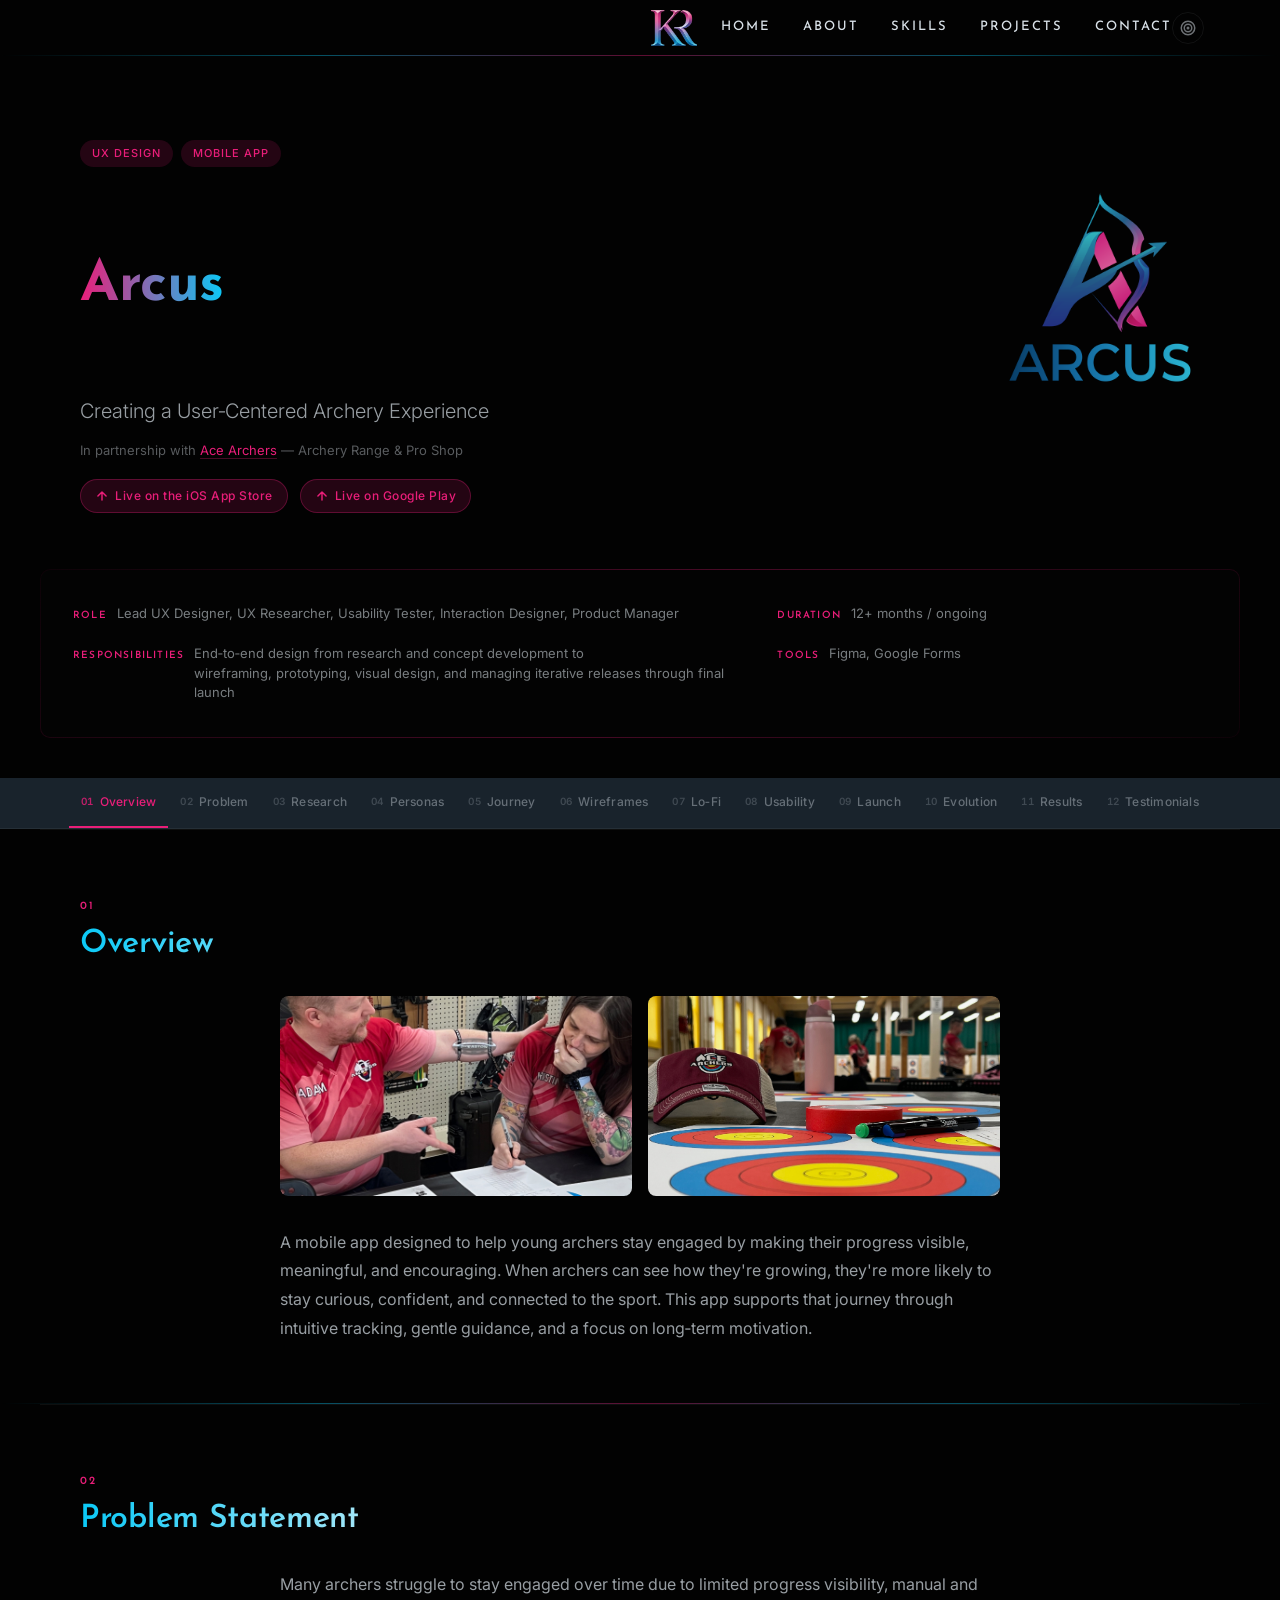
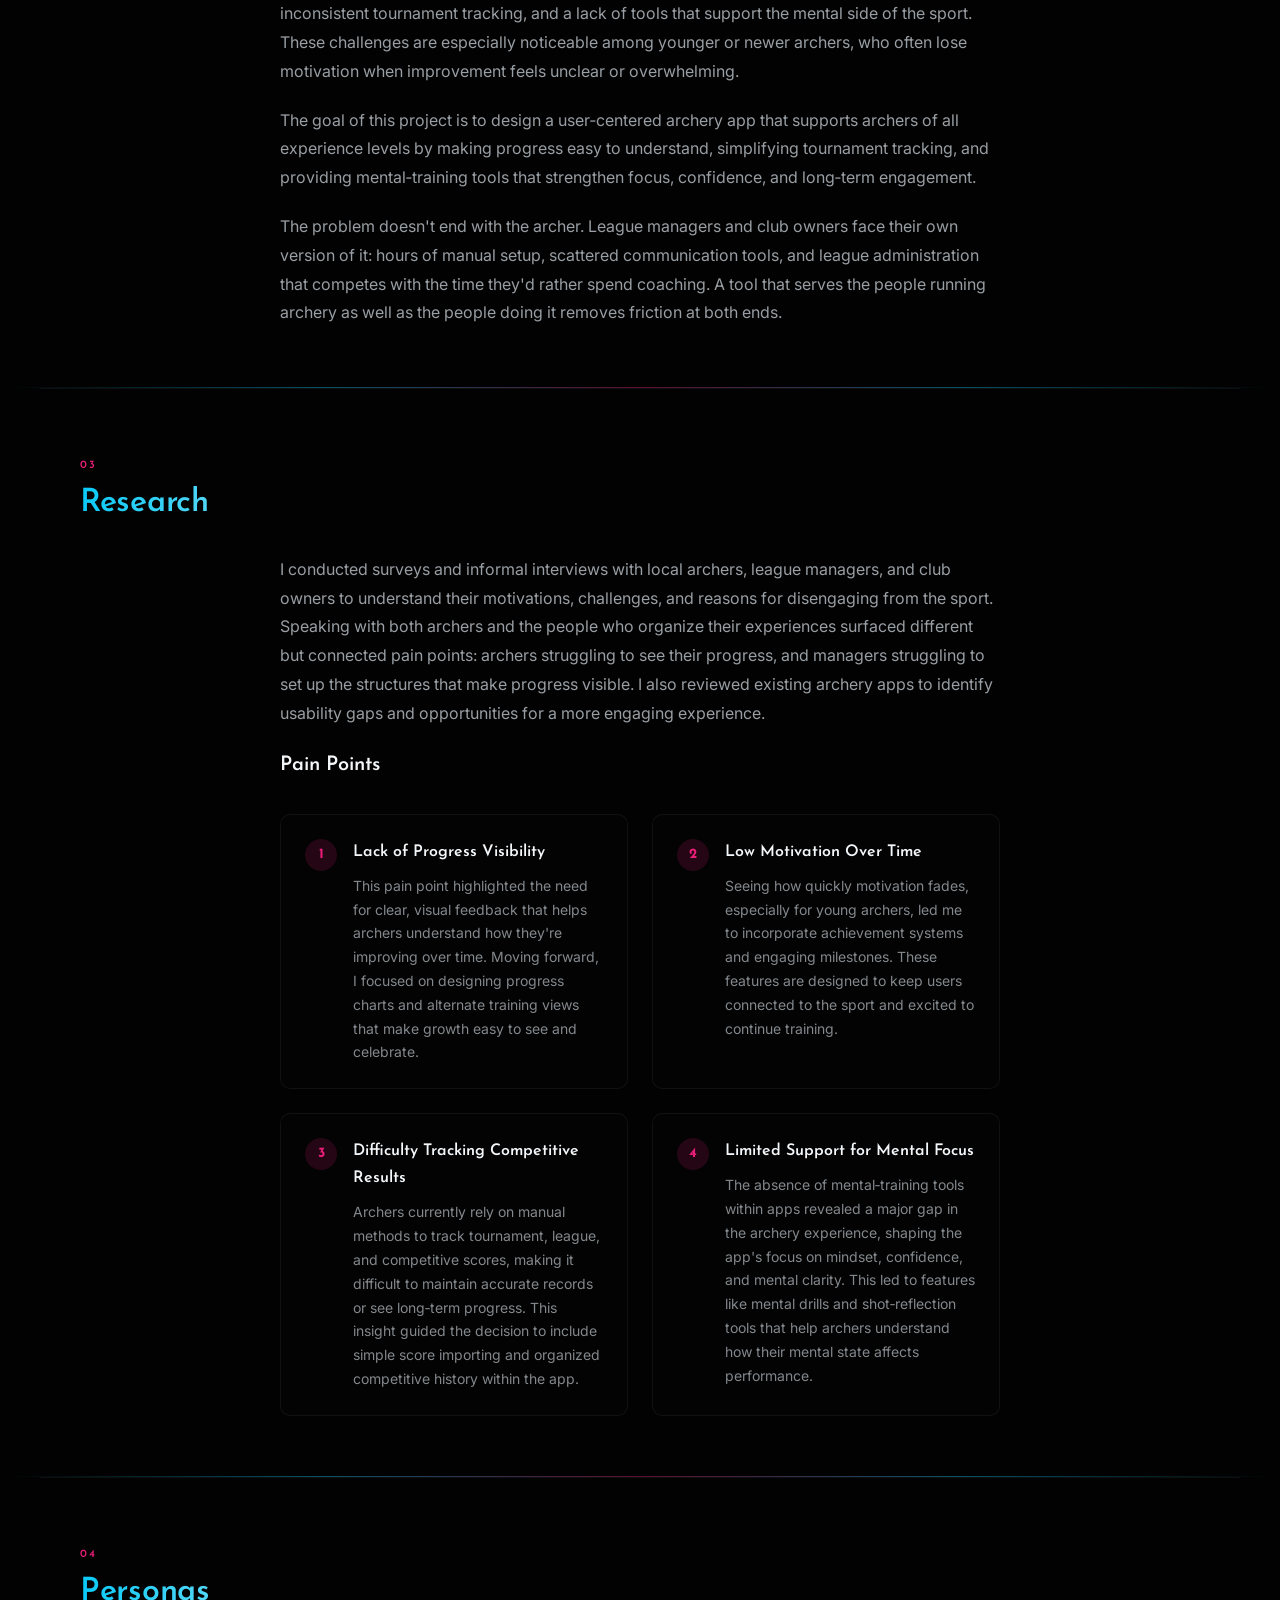
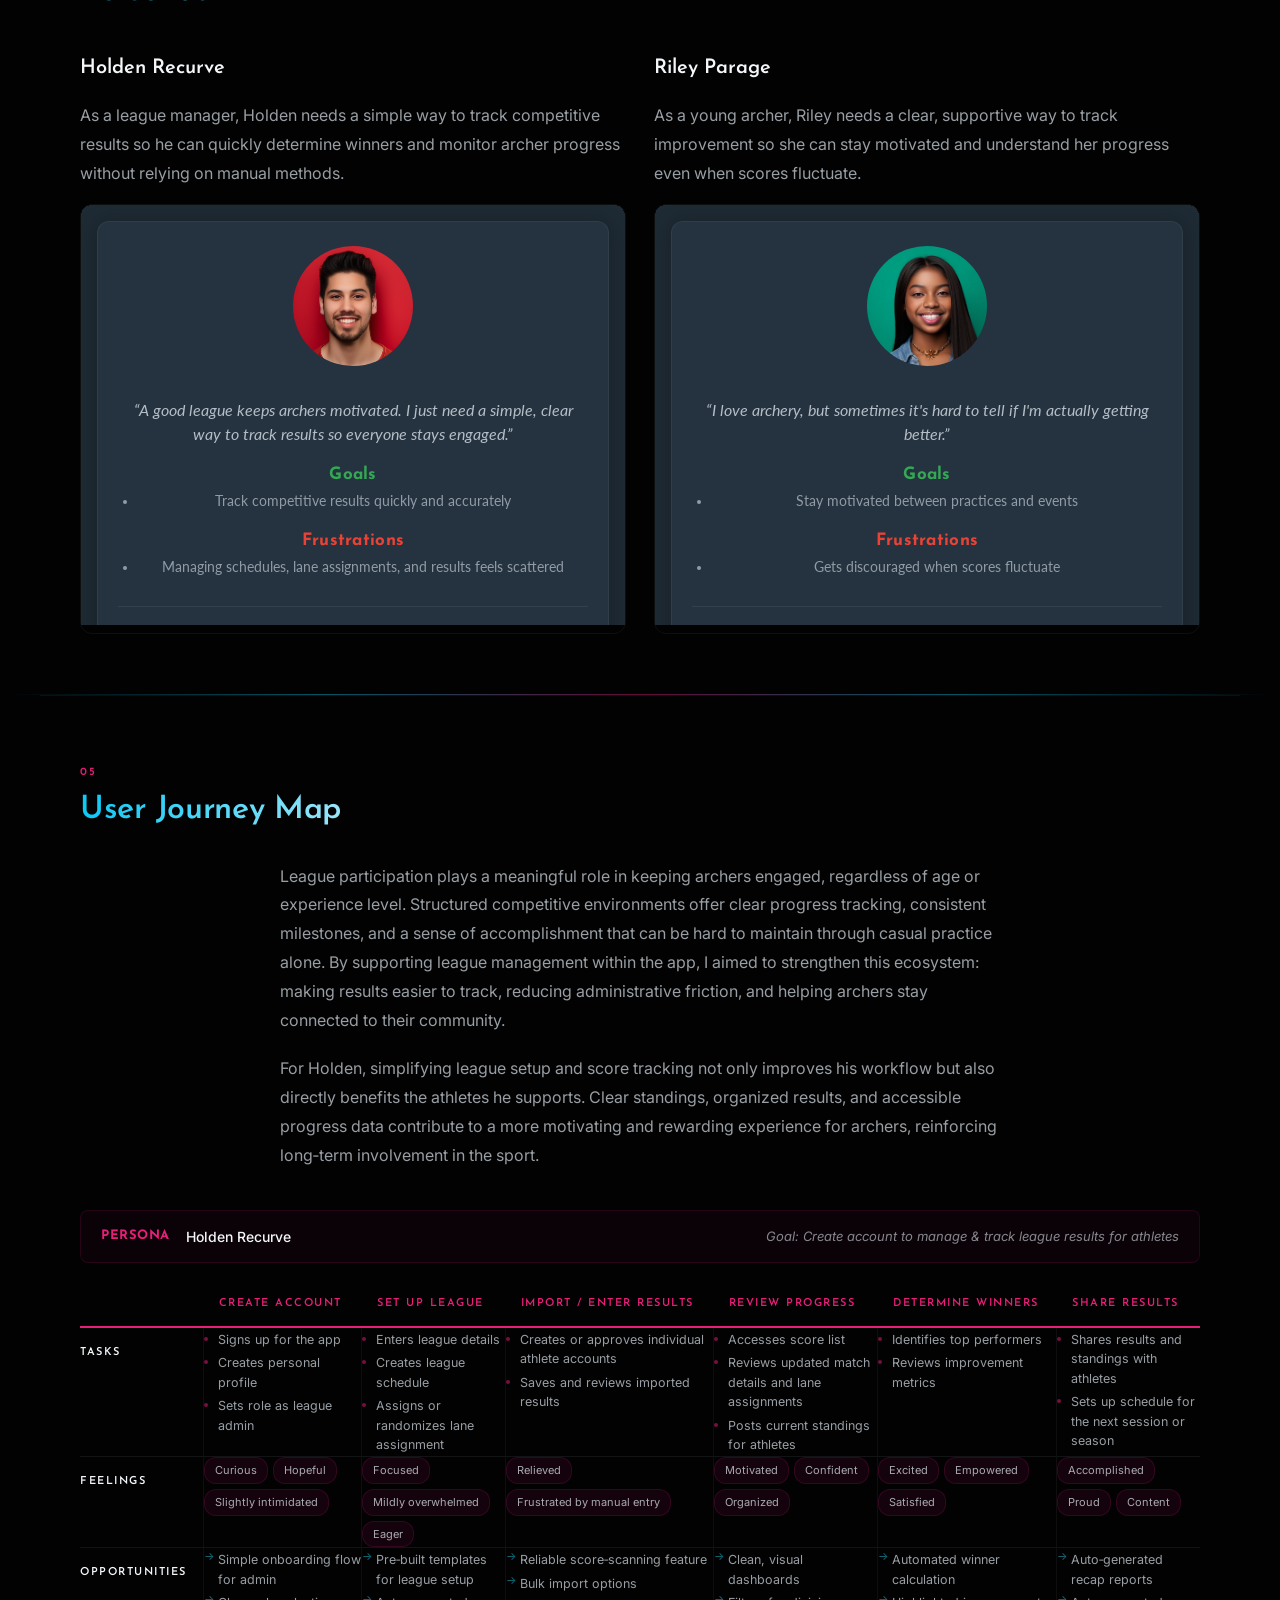
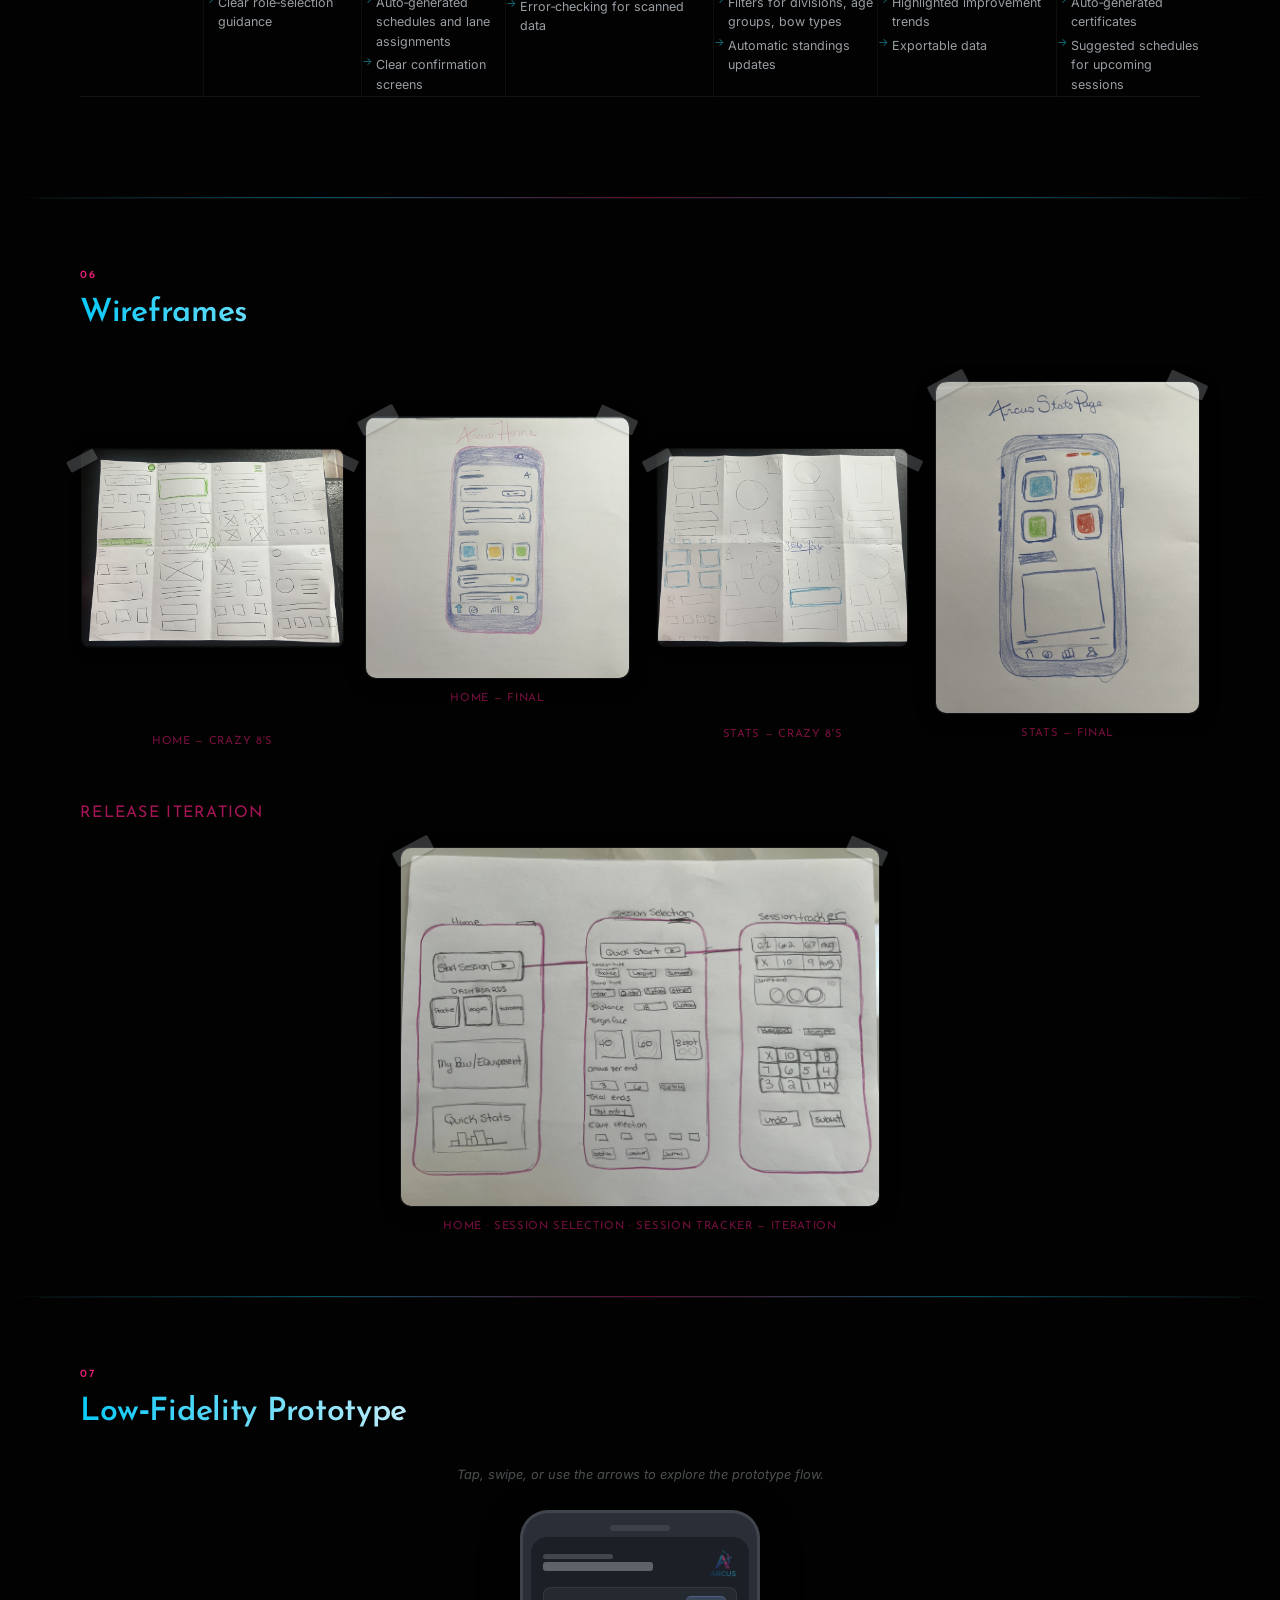
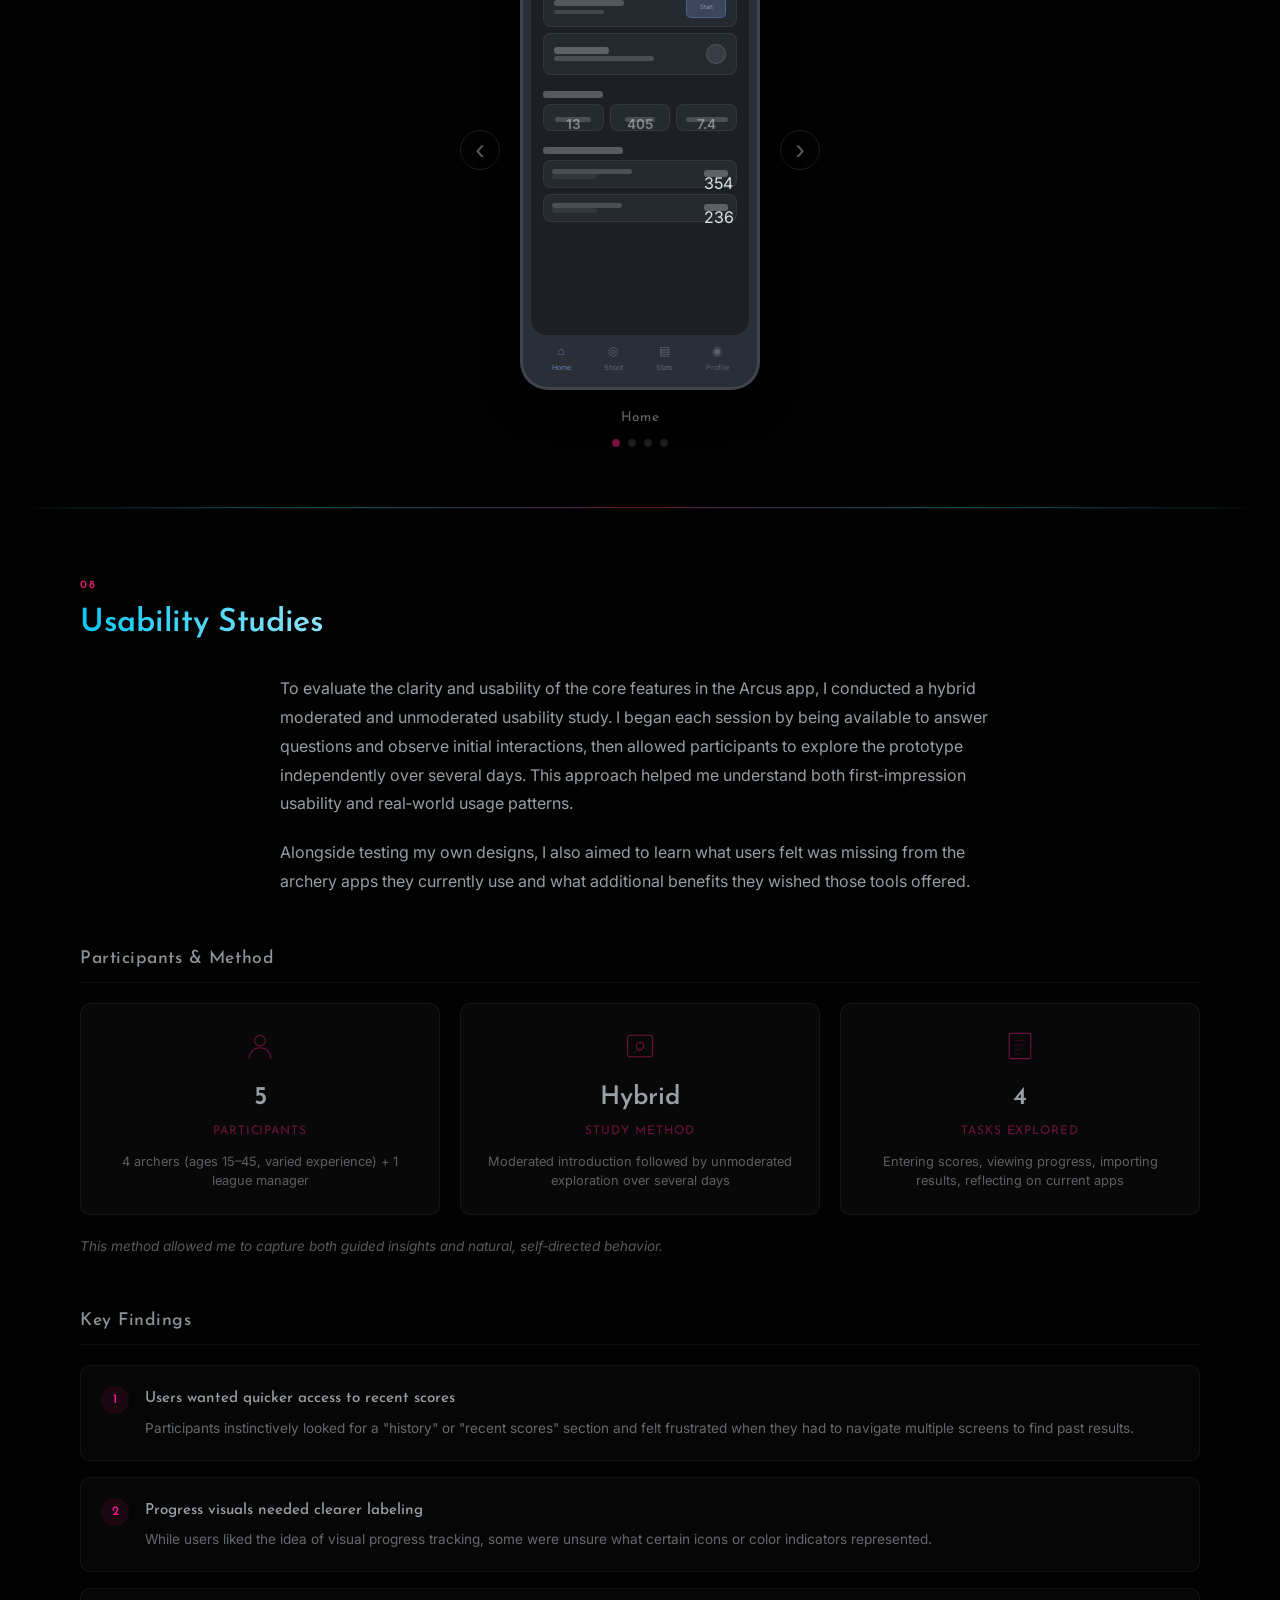
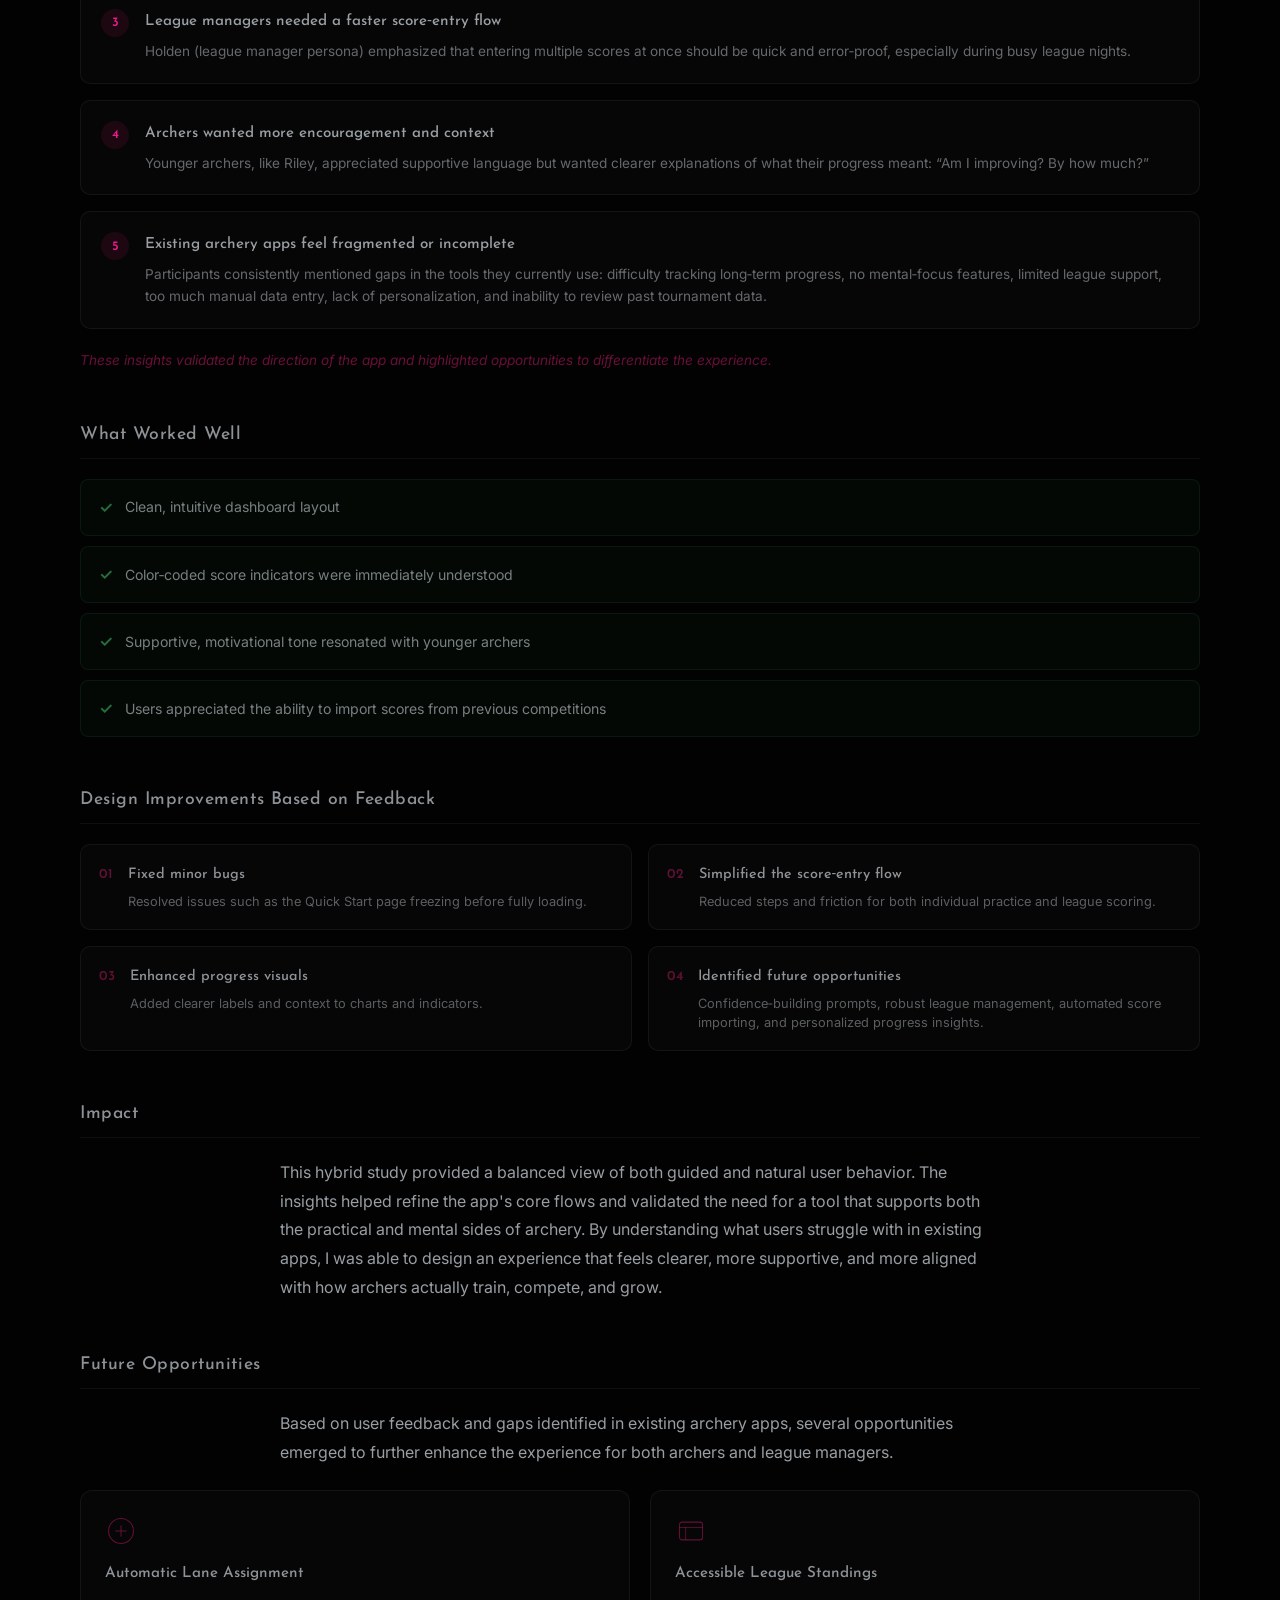
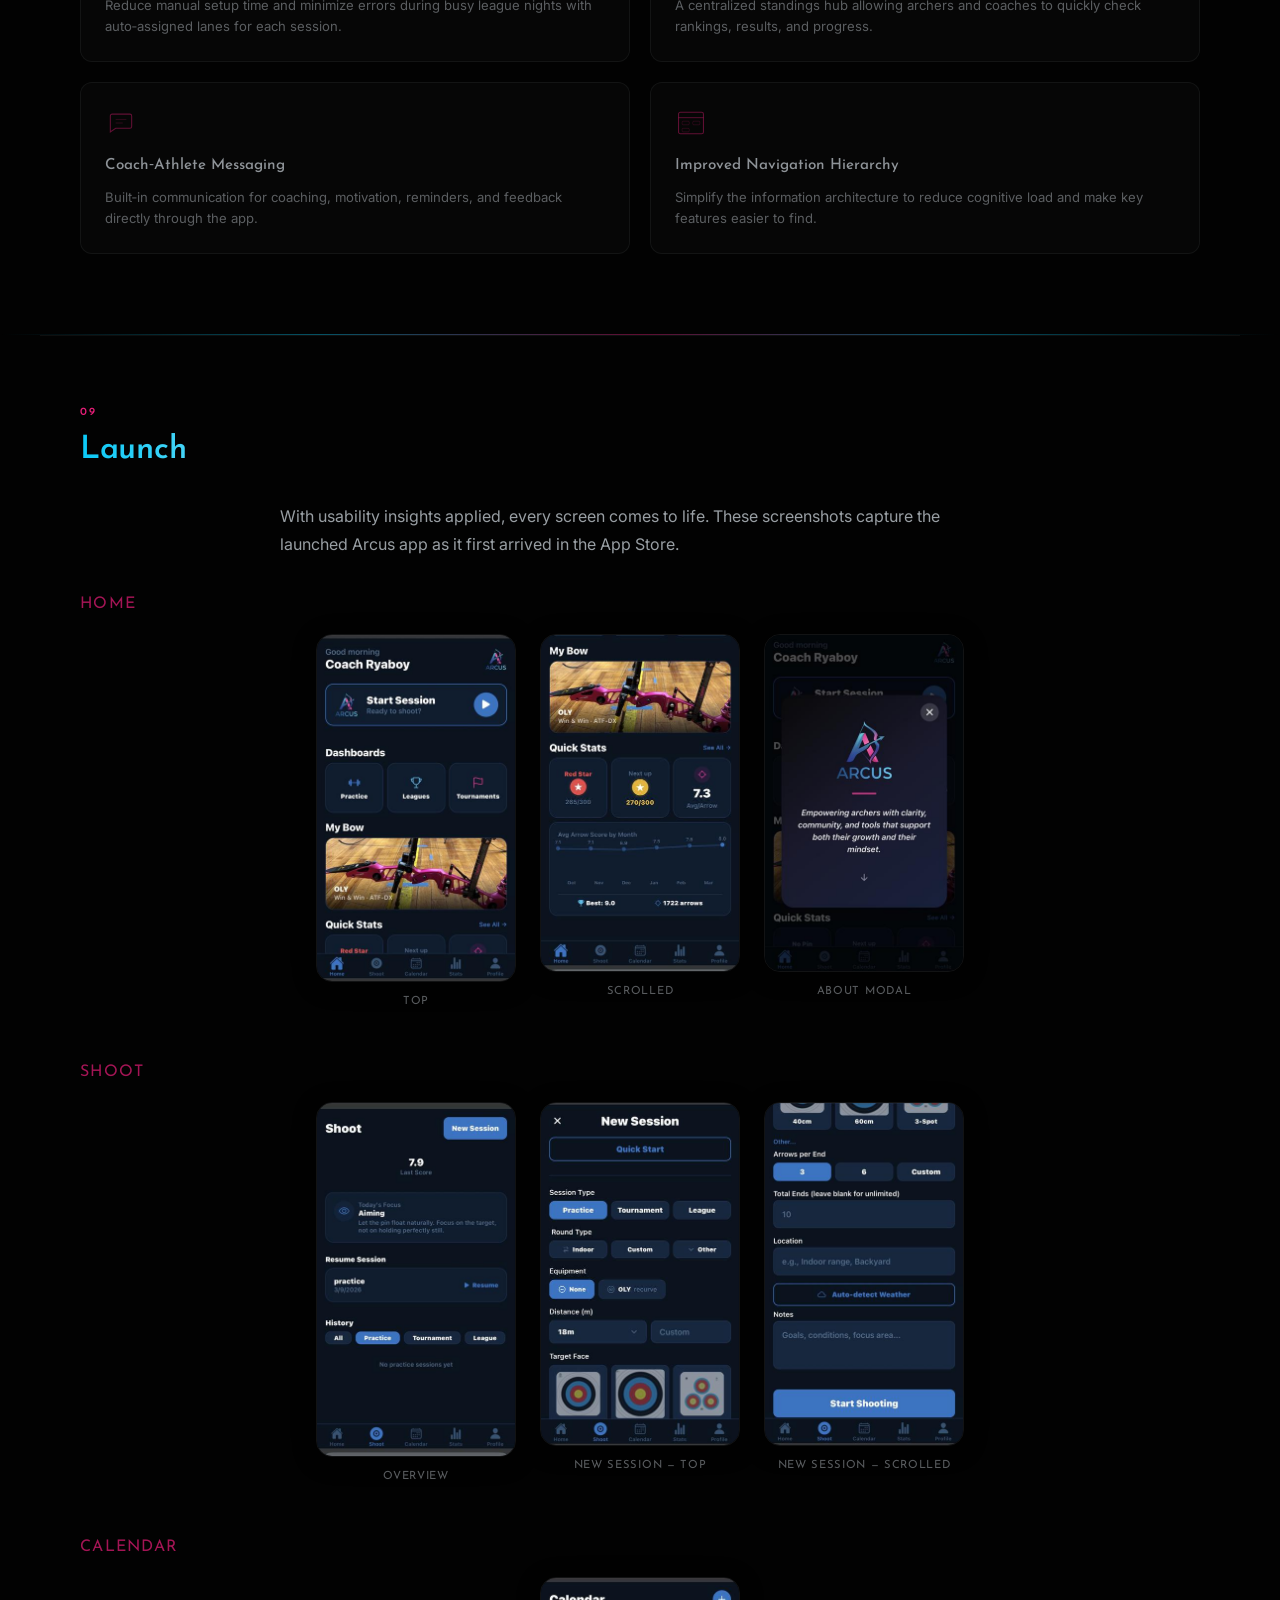
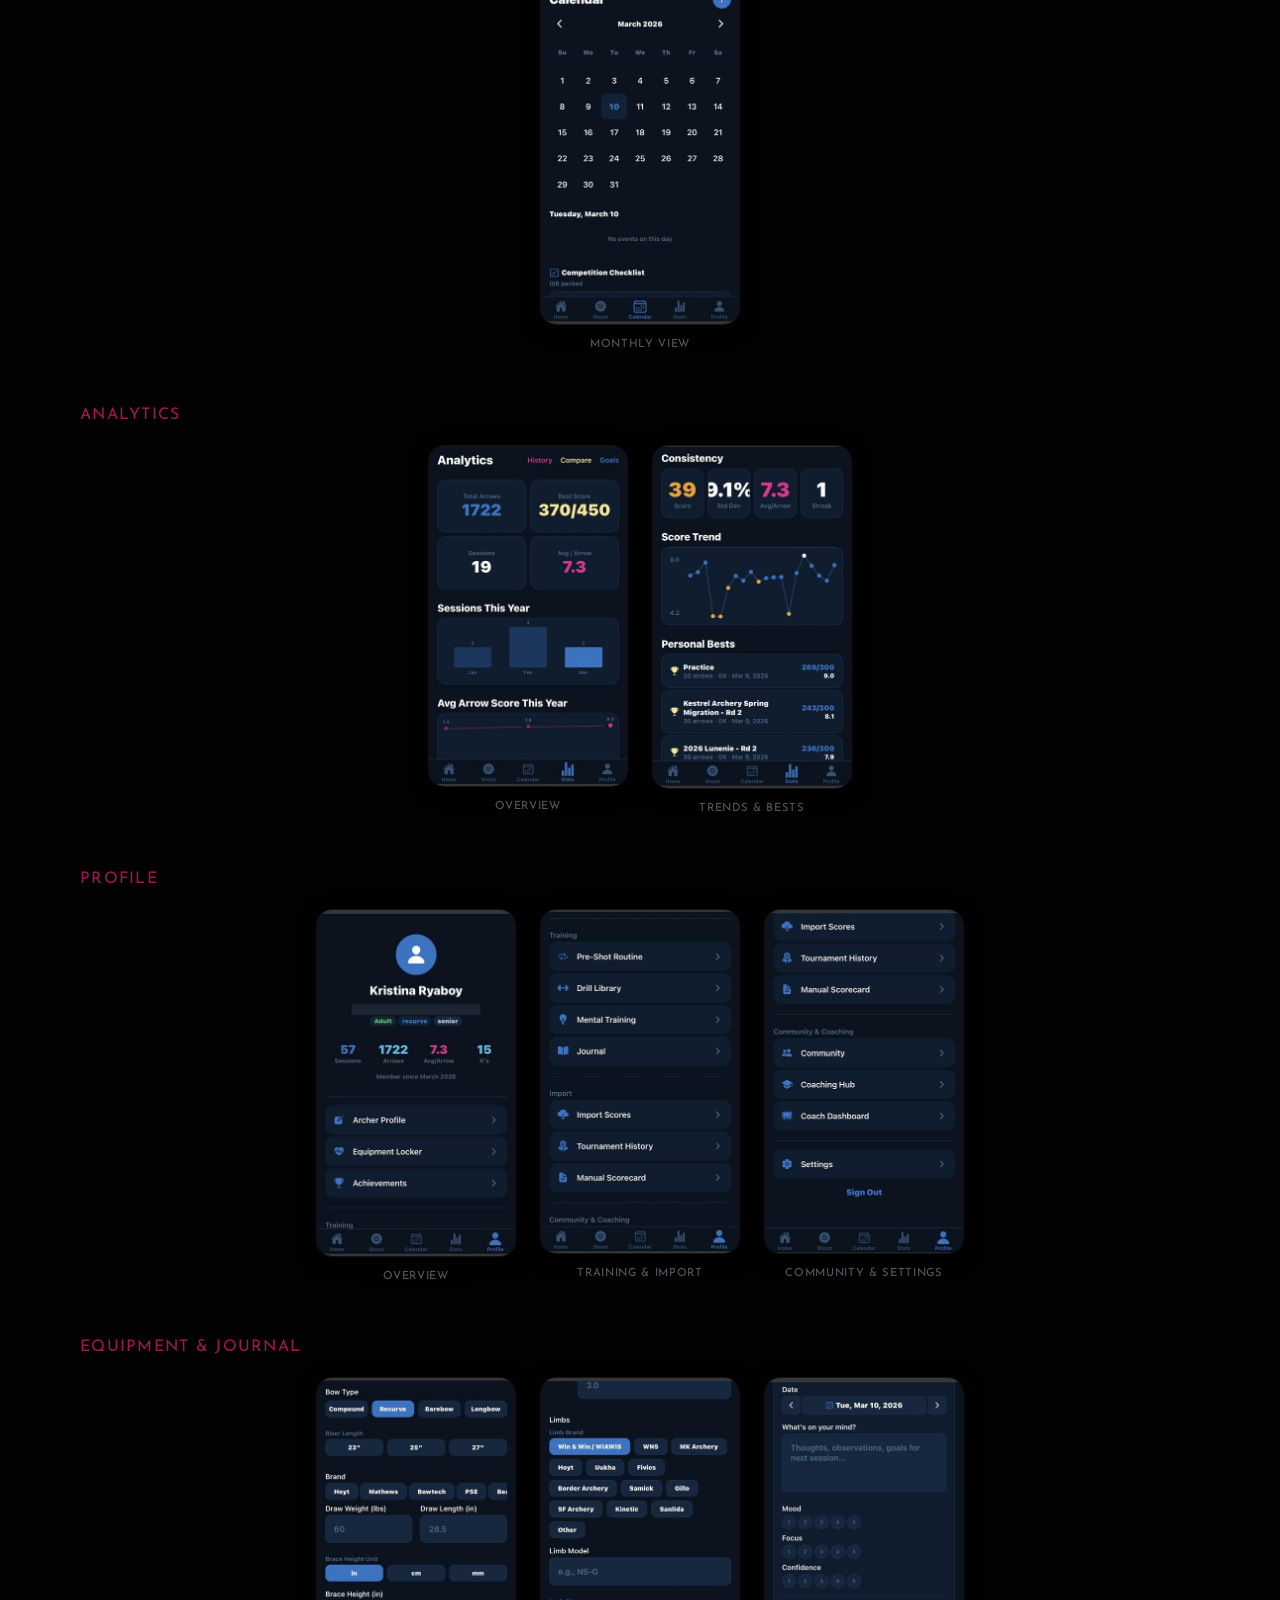
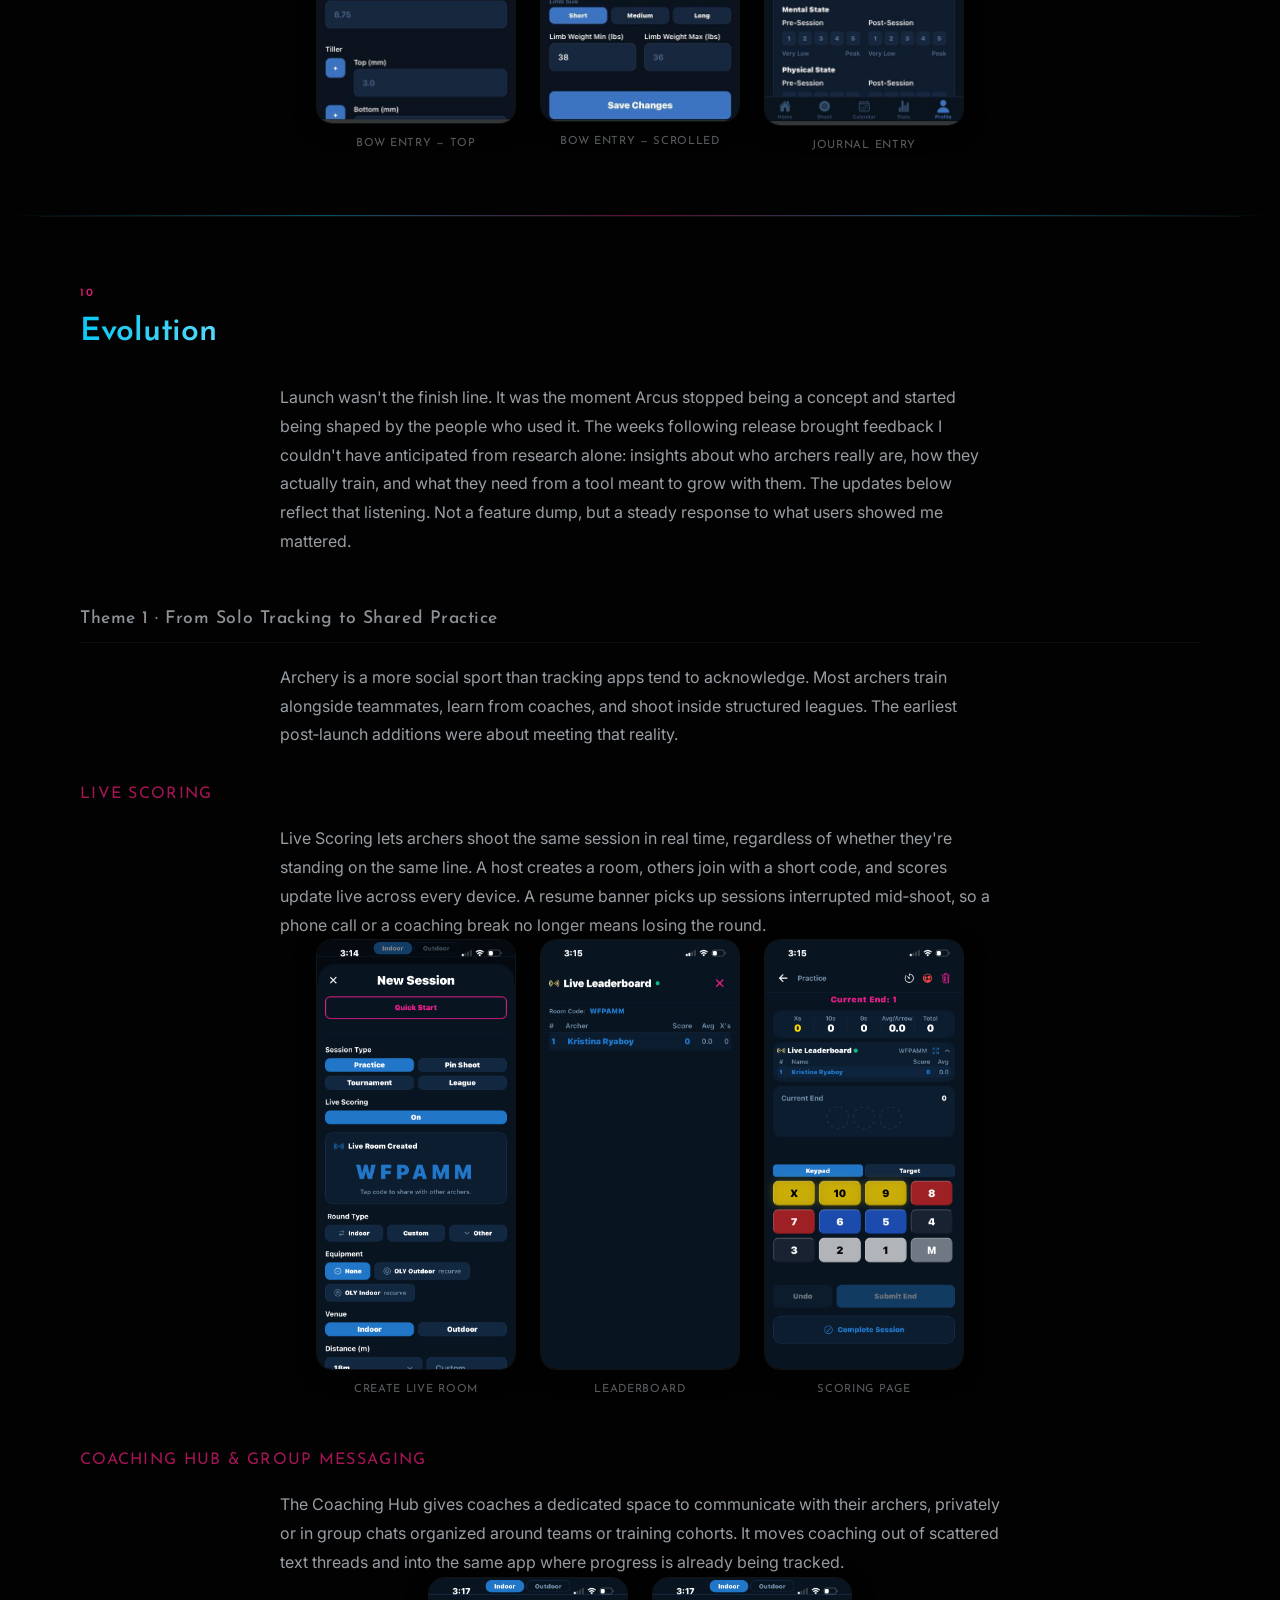
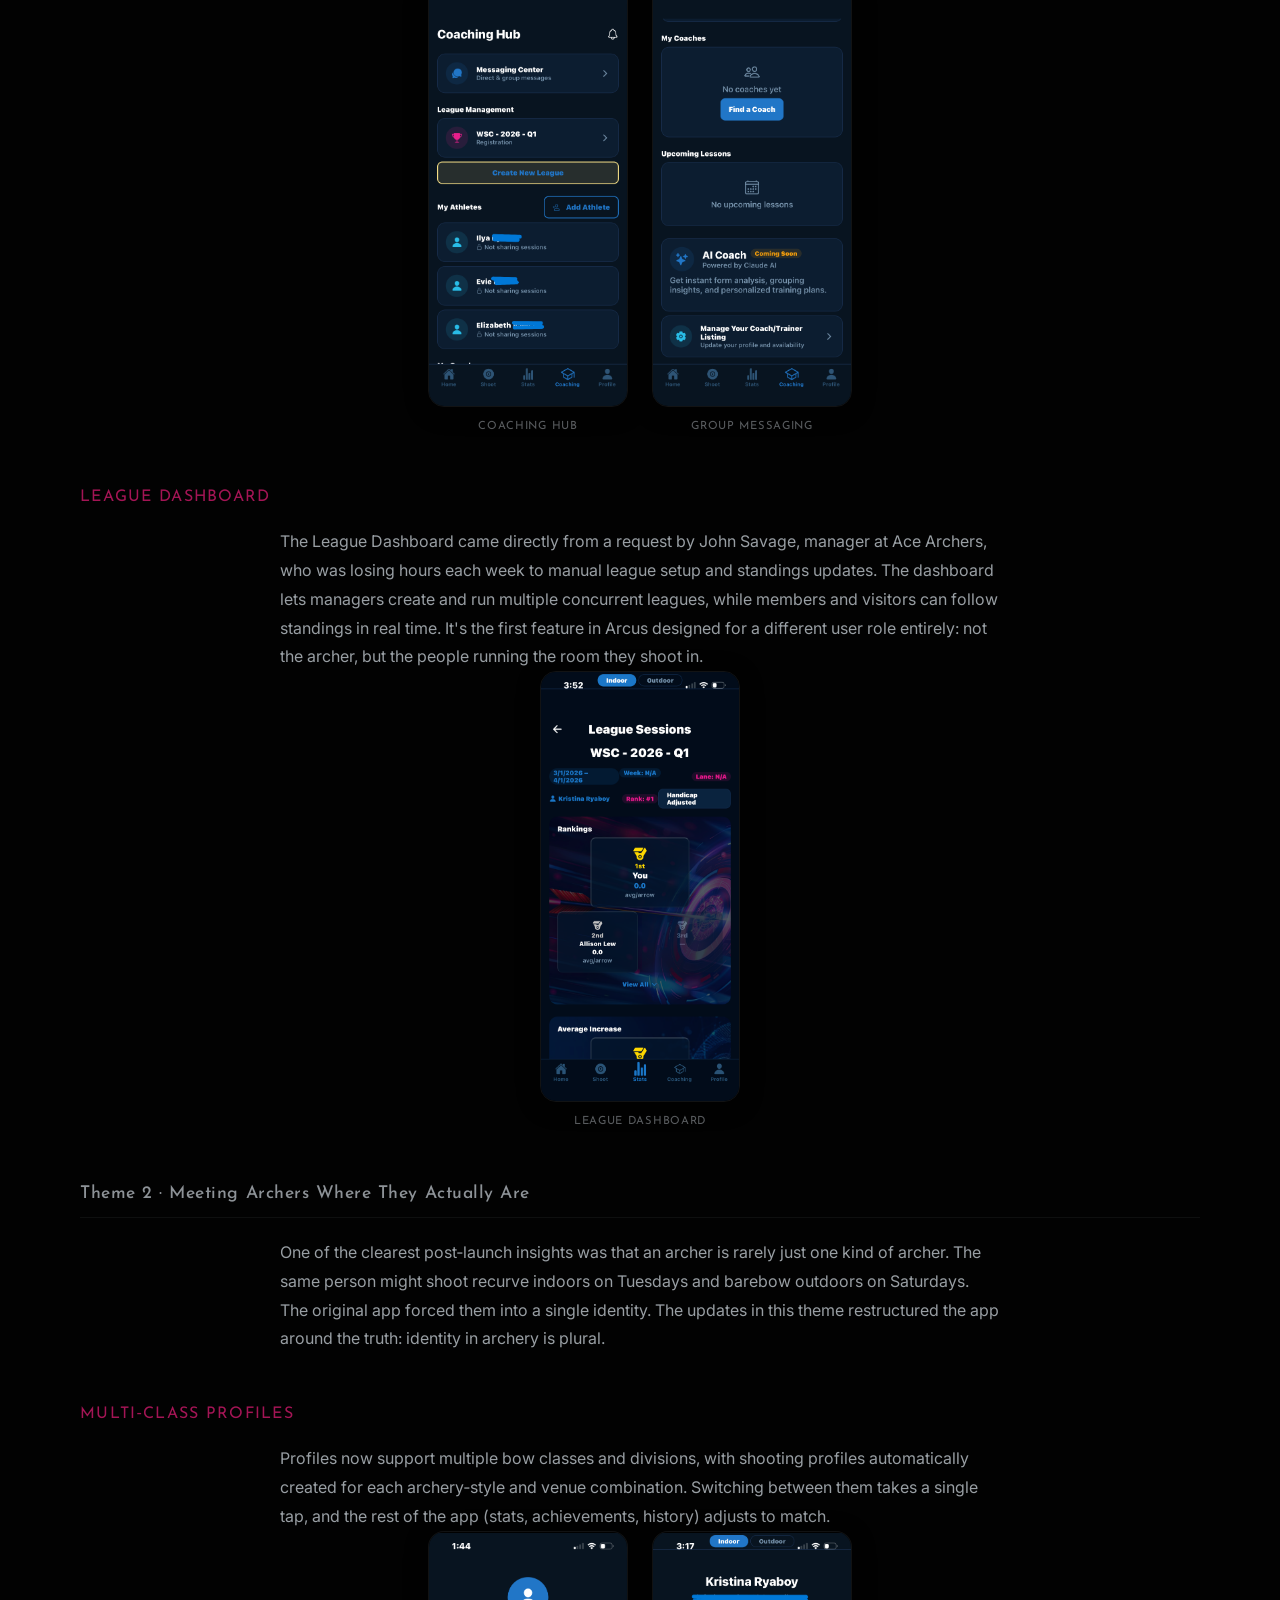
<file: arcus.html>
<!DOCTYPE html>
<html lang="en">
<head>
  <meta charset="UTF-8">
  <meta name="viewport" content="width=device-width, initial-scale=1.0">
  <title>Arcus — Case Study | Kristina Ryaboy</title>
  <meta name="description" content="Arcus case study — Creating a User-Centered Archery Experience. UX Design by Kristina Ryaboy.">
  <link rel="icon" type="image/png" href="images/kr-tile.png?v=4">
  <link rel="apple-touch-icon" href="images/kr-tile.png?v=4">
  <!-- Open Graph -->
  <meta property="og:title" content="Arcus Case Study | Kristina Ryaboy">
  <meta property="og:description" content="Creating a User-Centered Archery Experience — UX Design case study by Kristina Ryaboy.">
  <meta property="og:image" content="https://kristinaryaboy.github.io/KRPortfolio/images/kr-tile.png?v=4">
  <meta property="og:url" content="https://kristinaryaboy.github.io/KRPortfolio/arcus.html">
  <meta property="og:type" content="article">
  <meta name="twitter:card" content="summary_large_image">
  <meta name="twitter:title" content="Arcus Case Study | Kristina Ryaboy">
  <meta name="twitter:description" content="Creating a User-Centered Archery Experience — UX Design case study by Kristina Ryaboy.">
  <meta name="twitter:image" content="https://kristinaryaboy.github.io/KRPortfolio/images/kr-tile.png?v=4">
  <link rel="preconnect" href="https://fonts.googleapis.com">
  <link rel="preconnect" href="https://fonts.gstatic.com" crossorigin>
  <link href="https://fonts.googleapis.com/css2?family=Inter:wght@300;400;500;600&family=Josefin+Sans:wght@300;400;500;600;700&display=swap" rel="stylesheet">
  <link rel="stylesheet" href="styles.css?v=3">
</head>
<body class="case-study">

  <!-- Skip link for keyboard users -->
  <a href="#main" class="skip-link">Skip to main content</a>

  <!-- Main Navigation -->
  <nav class="nav" id="nav">
    <div class="nav-inner">
      <a href="index.html" class="nav-logo" aria-label="Home">
        <img src="images/kr-letters.png?v=4" alt="KR" class="nav-logo__img">
      </a>
      <div class="nav-links">
        <a href="index.html" class="nav-link">Home</a>
        <a href="index.html#about" class="nav-link">About</a>
        <a href="index.html#skills" class="nav-link">Skills</a>
        <a href="index.html#work" class="nav-link">Projects</a>
        <a href="index.html#contact" class="nav-link">Contact</a>
      </div>
      <button class="motion-toggle" id="motionToggle" aria-label="Toggle motion effects" title="Toggle motion effects">
        <svg class="motion-toggle__icon motion-toggle__icon--on" width="18" height="18" viewBox="0 0 24 24" fill="none" stroke="currentColor" stroke-width="2" stroke-linecap="round" stroke-linejoin="round">
          <circle cx="12" cy="12" r="1"/><circle cx="12" cy="12" r="5"/><circle cx="12" cy="12" r="9"/>
        </svg>
        <svg class="motion-toggle__icon motion-toggle__icon--off" width="18" height="18" viewBox="0 0 24 24" fill="none" stroke="currentColor" stroke-width="2" stroke-linecap="round" stroke-linejoin="round">
          <circle cx="12" cy="12" r="1"/><circle cx="12" cy="12" r="5"/><circle cx="12" cy="12" r="9"/>
          <line x1="4" y1="4" x2="20" y2="20" stroke-width="2.5"/>
        </svg>
      </button>
      <button class="nav-toggle" id="navToggle" aria-label="Toggle navigation">
        <span></span><span></span><span></span>
      </button>
    </div>
  </nav>

  <!-- Mobile Menu -->
  <div class="mobile-menu" id="mobileMenu">
    <a href="index.html" class="mobile-menu__link">Home</a>
    <a href="index.html#about" class="mobile-menu__link">About</a>
    <a href="index.html#skills" class="mobile-menu__link">Skills</a>
    <a href="index.html#work" class="mobile-menu__link">Projects</a>
    <a href="index.html#contact" class="mobile-menu__link">Contact</a>
  </div>

  <!-- Hero -->
  <header class="case-study-hero" id="main" tabindex="-1">
    <div class="case-study-hero__tags">
      <span class="tag">UX Design</span>
      <span class="tag">Mobile App</span>
    </div>
    <div class="case-study-hero__title-row">
      <h1 class="case-study-hero__title">Arcus</h1>
      <div class="case-study-hero__logo-wrap">
        <img src="images/ArcusLogo2.png" alt="Arcus logo" class="case-study-hero__logo">
      </div>
    </div>
    <p class="case-study-hero__subtitle">Creating a User&#8209;Centered Archery Experience</p>
    <p class="case-study-hero__partner">In partnership with <a href="https://acearchers.com/" target="_blank" rel="noopener">Ace Archers</a> — Archery Range &amp; Pro Shop</p>
    <div class="case-study-hero__status">
      <a href="https://apps.apple.com/us/app/arcus-elite/id6760511715" target="_blank" rel="noopener" class="status-badge status-badge--live status-badge--link">
        <svg width="14" height="14" viewBox="0 0 24 24" fill="none" stroke="currentColor" stroke-width="2.5" stroke-linecap="round" stroke-linejoin="round"><path d="M12 19V5M5 12l7-7 7 7"/></svg>
        Live on the iOS App Store
      </a>
      <a href="https://play.google.com/store/apps/details?id=com.arcus.archery" target="_blank" rel="noopener" class="status-badge status-badge--live status-badge--link">
        <svg width="14" height="14" viewBox="0 0 24 24" fill="none" stroke="currentColor" stroke-width="2.5" stroke-linecap="round" stroke-linejoin="round"><path d="M12 19V5M5 12l7-7 7 7"/></svg>
        Live on Google Play
      </a>
    </div>
  </header>

  <!-- Project Meta -->
  <div class="case-study-meta">
    <div class="case-study-meta__item">
      <h4>Role</h4>
      <p>Lead UX Designer, UX Researcher, Usability Tester, Interaction Designer, Product Manager</p>
    </div>
    <div class="case-study-meta__item">
      <h4>Duration</h4>
      <p>12+ months / ongoing</p>
    </div>
    <div class="case-study-meta__item">
      <h4>Responsibilities</h4>
      <p>End&#8209;to&#8209;end design from research and concept development to<br>wireframing, prototyping, visual design, and managing iterative releases through final launch</p>
    </div>
    <div class="case-study-meta__item">
      <h4>Tools</h4>
      <p>Figma, Google Forms</p>
    </div>
  </div>

  <!-- Section Navigation -->
  <nav class="section-nav" id="sectionNav">
    <div class="section-nav__inner">
      <a href="#overview" class="section-nav__link section-nav__link--active" data-section="overview">
        <span class="section-nav__number">01</span>
        <span class="section-nav__text">Overview</span>
      </a>
      <a href="#problem" class="section-nav__link" data-section="problem">
        <span class="section-nav__number">02</span>
        <span class="section-nav__text">Problem</span>
      </a>
      <a href="#research" class="section-nav__link" data-section="research">
        <span class="section-nav__number">03</span>
        <span class="section-nav__text">Research</span>
      </a>
      <a href="#personas" class="section-nav__link" data-section="personas">
        <span class="section-nav__number">04</span>
        <span class="section-nav__text">Personas</span>
      </a>
      <a href="#journey-map" class="section-nav__link" data-section="journey-map">
        <span class="section-nav__number">05</span>
        <span class="section-nav__text">Journey</span>
      </a>
      <a href="#wireframes" class="section-nav__link" data-section="wireframes">
        <span class="section-nav__number">06</span>
        <span class="section-nav__text">Wireframes</span>
      </a>
      <a href="#lofi-prototype" class="section-nav__link" data-section="lofi-prototype">
        <span class="section-nav__number">07</span>
        <span class="section-nav__text">Lo‑Fi</span>
      </a>
      <a href="#usability" class="section-nav__link" data-section="usability">
        <span class="section-nav__number">08</span>
        <span class="section-nav__text">Usability</span>
      </a>
      <a href="#launch" class="section-nav__link" data-section="launch">
        <span class="section-nav__number">09</span>
        <span class="section-nav__text">Launch</span>
      </a>
      <a href="#evolution" class="section-nav__link" data-section="evolution">
        <span class="section-nav__number">10</span>
        <span class="section-nav__text">Evolution</span>
      </a>
      <a href="#results" class="section-nav__link" data-section="results">
        <span class="section-nav__number">11</span>
        <span class="section-nav__text">Results</span>
      </a>
      <a href="#testimonials" class="section-nav__link" data-section="testimonials">
        <span class="section-nav__number">12</span>
        <span class="section-nav__text">Testimonials</span>
      </a>
    </div>
  </nav>

  <!-- 01 · Overview -->
  <section class="case-study-section" id="overview">
    <span class="case-study-section__label">01</span>
    <h2 class="case-study-section__title">Overview</h2>
    <div class="case-study-section__body case-study-section__body--centered">
      <div class="case-study-intro-photos">
        <img src="images/Arcus1.jpeg" alt="Archers reviewing scores at archery range">
        <img src="images/Arcus2.jpeg" alt="Archery targets and equipment at range">
      </div>
      <p>A mobile app designed to help young archers stay engaged by making their progress visible, meaningful, and encouraging. When archers can see how they're growing, they're more likely to stay curious, confident, and connected to the sport. This app supports that journey through intuitive tracking, gentle guidance, and a focus on long&#8209;term motivation.</p>
    </div>
  </section>
  <div class="section-divider"></div>

  <!-- 02 · Problem Statement -->
  <section class="case-study-section" id="problem">
    <span class="case-study-section__label">02</span>
    <h2 class="case-study-section__title">Problem Statement</h2>
    <div class="case-study-section__body case-study-section__body--centered">
      <p>Many archers struggle to stay engaged over time due to limited progress visibility, manual and inconsistent tournament tracking, and a lack of tools that support the mental side of the sport. These challenges are especially noticeable among younger or newer archers, who often lose motivation when improvement feels unclear or overwhelming.</p>
      <p>The goal of this project is to design a user&#8209;centered archery app that supports archers of all experience levels by making progress easy to understand, simplifying tournament tracking, and providing mental&#8209;training tools that strengthen focus, confidence, and long&#8209;term engagement.</p>
      <p>The problem doesn't end with the archer. League managers and club owners face their own version of it: hours of manual setup, scattered communication tools, and league administration that competes with the time they'd rather spend coaching. A tool that serves the people running archery as well as the people doing it removes friction at both ends.</p>
    </div>
  </section>
  <div class="section-divider"></div>

  <!-- 03 · Research -->
  <section class="case-study-section" id="research">
    <span class="case-study-section__label">03</span>
    <h2 class="case-study-section__title">Research</h2>
    <div class="case-study-section__body case-study-section__body--centered">
      <p>I conducted surveys and informal interviews with local archers, league managers, and club owners to understand their motivations, challenges, and reasons for disengaging from the sport. Speaking with both archers and the people who organize their experiences surfaced different but connected pain points: archers struggling to see their progress, and managers struggling to set up the structures that make progress visible. I also reviewed existing archery apps to identify usability gaps and opportunities for a more engaging experience.</p>

      <h3 class="case-study-section__subtitle">Pain Points</h3>

      <div class="case-study-pain-points">
        <div class="case-study-pain-point">
          <span class="case-study-pain-point__number">1</span>
          <div>
            <h4>Lack of Progress Visibility</h4>
            <p>This pain point highlighted the need for clear, visual feedback that helps archers understand how they're improving over time. Moving forward, I focused on designing progress charts and alternate training views that make growth easy to see and celebrate.</p>
          </div>
        </div>
        <div class="case-study-pain-point">
          <span class="case-study-pain-point__number">2</span>
          <div>
            <h4>Low Motivation Over Time</h4>
            <p>Seeing how quickly motivation fades, especially for young archers, led me to incorporate achievement systems and engaging milestones. These features are designed to keep users connected to the sport and excited to continue training.</p>
          </div>
        </div>
        <div class="case-study-pain-point">
          <span class="case-study-pain-point__number">3</span>
          <div>
            <h4>Difficulty Tracking Competitive Results</h4>
            <p>Archers currently rely on manual methods to track tournament, league, and competitive scores, making it difficult to maintain accurate records or see long&#8209;term progress. This insight guided the decision to include simple score importing and organized competitive history within the app.</p>
          </div>
        </div>
        <div class="case-study-pain-point">
          <span class="case-study-pain-point__number">4</span>
          <div>
            <h4>Limited Support for Mental Focus</h4>
            <p>The absence of mental&#8209;training tools within apps revealed a major gap in the archery experience, shaping the app's focus on mindset, confidence, and mental clarity. This led to features like mental drills and shot&#8209;reflection tools that help archers understand how their mental state affects performance.</p>
          </div>
        </div>
      </div>
    </div>
  </section>
  <div class="section-divider"></div>

  <!-- 04 · Personas -->
  <section class="case-study-section" id="personas">
    <span class="case-study-section__label">04</span>
    <h2 class="case-study-section__title">Personas</h2>
    <div class="case-study-personas-grid">
      <div class="case-study-persona-col">
        <div class="case-study-section__body case-study-section__body--centered">
          <h3 class="case-study-section__subtitle">Holden Recurve</h3>
          <p>As a league manager, Holden needs a simple way to track competitive results so he can quickly determine winners and monitor archer progress without relying on manual methods.</p>
        </div>
        <div class="case-study-persona-embed">
          <iframe src="persona-holden.html" title="Persona — Holden Recurve"></iframe>
        </div>
      </div>
      <div class="case-study-persona-col">
        <div class="case-study-section__body case-study-section__body--centered">
          <h3 class="case-study-section__subtitle">Riley Parage</h3>
          <p>As a young archer, Riley needs a clear, supportive way to track improvement so she can stay motivated and understand her progress even when scores fluctuate.</p>
        </div>
        <div class="case-study-persona-embed">
          <iframe src="persona-riley.html" title="Persona — Riley Parage"></iframe>
        </div>
      </div>
    </div>
  </section>
  <div class="section-divider"></div>

  <!-- 05 · User Journey Map -->
  <section class="case-study-section" id="journey-map">
    <span class="case-study-section__label">05</span>
    <h2 class="case-study-section__title">User Journey Map</h2>
    <div class="case-study-section__body case-study-section__body--centered">
      <p>League participation plays a meaningful role in keeping archers engaged, regardless of age or experience level. Structured competitive environments offer clear progress tracking, consistent milestones, and a sense of accomplishment that can be hard to maintain through casual practice alone. By supporting league management within the app, I aimed to strengthen this ecosystem: making results easier to track, reducing administrative friction, and helping archers stay connected to their community.</p>
      <p>For Holden, simplifying league setup and score tracking not only improves his workflow but also directly benefits the athletes he supports. Clear standings, organized results, and accessible progress data contribute to a more motivating and rewarding experience for archers, reinforcing long&#8209;term involvement in the sport.</p>
    </div>
    <!-- Journey Map -->
    <div class="journey-map-wrapper">
    <div class="journey-map">
      <div class="journey-map__persona-bar">
        <span class="journey-map__persona-label">Persona</span>
        <span class="journey-map__persona-name">Holden Recurve</span>
        <span class="journey-map__persona-goal">Goal: Create account to manage &amp; track league results for athletes</span>
      </div>
      <table class="journey-map__table">
        <thead>
          <tr class="journey-map__header-row">
            <th></th>
            <th>Create Account</th>
            <th>Set Up League</th>
            <th>Import / Enter Results</th>
            <th>Review Progress</th>
            <th>Determine Winners</th>
            <th>Share Results</th>
          </tr>
        </thead>
        <tbody>
          <!-- Tasks Row -->
          <tr class="journey-map__phase-row">
            <td class="journey-map__phase-header">Tasks</td>
            <td class="journey-map__phase-cell">
              <ul class="journey-map__task-list">
                <li>Signs up for the app</li>
                <li>Creates personal profile</li>
                <li>Sets role as league admin</li>
              </ul>
            </td>
            <td class="journey-map__phase-cell">
              <ul class="journey-map__task-list">
                <li>Enters league details</li>
                <li>Creates league schedule</li>
                <li>Assigns or randomizes lane assignment</li>
              </ul>
            </td>
            <td class="journey-map__phase-cell">
              <ul class="journey-map__task-list">
                <li>Creates or approves individual athlete accounts</li>
                <li>Saves and reviews imported results</li>
              </ul>
            </td>
            <td class="journey-map__phase-cell">
              <ul class="journey-map__task-list">
                <li>Accesses score list</li>
                <li>Reviews updated match details and lane assignments</li>
                <li>Posts current standings for athletes</li>
              </ul>
            </td>
            <td class="journey-map__phase-cell">
              <ul class="journey-map__task-list">
                <li>Identifies top performers</li>
                <li>Reviews improvement metrics</li>
              </ul>
            </td>
            <td class="journey-map__phase-cell">
              <ul class="journey-map__task-list">
                <li>Shares results and standings with athletes</li>
                <li>Sets up schedule for the next session or season</li>
              </ul>
            </td>
          </tr>
          <!-- Feelings Row -->
          <tr class="journey-map__phase-row">
            <td class="journey-map__phase-header">Feelings</td>
            <td class="journey-map__phase-cell">
              <div class="journey-map__feelings">
                <span class="journey-map__feeling-tag">Curious</span>
                <span class="journey-map__feeling-tag">Hopeful</span>
                <span class="journey-map__feeling-tag">Slightly intimidated</span>
              </div>
            </td>
            <td class="journey-map__phase-cell">
              <div class="journey-map__feelings">
                <span class="journey-map__feeling-tag">Focused</span>
                <span class="journey-map__feeling-tag">Mildly overwhelmed</span>
                <span class="journey-map__feeling-tag">Eager</span>
              </div>
            </td>
            <td class="journey-map__phase-cell">
              <div class="journey-map__feelings">
                <span class="journey-map__feeling-tag">Relieved</span>
                <span class="journey-map__feeling-tag">Frustrated by manual entry</span>
              </div>
            </td>
            <td class="journey-map__phase-cell">
              <div class="journey-map__feelings">
                <span class="journey-map__feeling-tag">Motivated</span>
                <span class="journey-map__feeling-tag">Confident</span>
                <span class="journey-map__feeling-tag">Organized</span>
              </div>
            </td>
            <td class="journey-map__phase-cell">
              <div class="journey-map__feelings">
                <span class="journey-map__feeling-tag">Excited</span>
                <span class="journey-map__feeling-tag">Empowered</span>
                <span class="journey-map__feeling-tag">Satisfied</span>
              </div>
            </td>
            <td class="journey-map__phase-cell">
              <div class="journey-map__feelings">
                <span class="journey-map__feeling-tag">Accomplished</span>
                <span class="journey-map__feeling-tag">Proud</span>
                <span class="journey-map__feeling-tag">Content</span>
              </div>
            </td>
          </tr>
          <!-- Opportunities Row -->
          <tr class="journey-map__phase-row">
            <td class="journey-map__phase-header">Opportunities</td>
            <td class="journey-map__phase-cell">
              <ul class="journey-map__opportunity-list">
                <li>Simple onboarding flow for admin</li>
                <li>Clear role&#8209;selection guidance</li>
              </ul>
            </td>
            <td class="journey-map__phase-cell">
              <ul class="journey-map__opportunity-list">
                <li>Pre&#8209;built templates for league setup</li>
                <li>Auto&#8209;generated schedules and lane assignments</li>
                <li>Clear confirmation screens</li>
              </ul>
            </td>
            <td class="journey-map__phase-cell">
              <ul class="journey-map__opportunity-list">
                <li>Reliable score&#8209;scanning feature</li>
                <li>Bulk import options</li>
                <li>Error&#8209;checking for scanned data</li>
              </ul>
            </td>
            <td class="journey-map__phase-cell">
              <ul class="journey-map__opportunity-list">
                <li>Clean, visual dashboards</li>
                <li>Filters for divisions, age groups, bow types</li>
                <li>Automatic standings updates</li>
              </ul>
            </td>
            <td class="journey-map__phase-cell">
              <ul class="journey-map__opportunity-list">
                <li>Automated winner calculation</li>
                <li>Highlighted improvement trends</li>
                <li>Exportable data</li>
              </ul>
            </td>
            <td class="journey-map__phase-cell">
              <ul class="journey-map__opportunity-list">
                <li>Auto&#8209;generated recap reports</li>
                <li>Auto&#8209;generated certificates</li>
                <li>Suggested schedules for upcoming sessions</li>
              </ul>
            </td>
          </tr>
        </tbody>
      </table>
    </div>
    </div>
  </section>
  <div class="section-divider"></div>

  <!-- 06 · Wireframes -->
  <section class="case-study-section" id="wireframes">
    <span class="case-study-section__label">06</span>
    <h2 class="case-study-section__title">Wireframes</h2>

    <div class="wireframe-row">
      <div class="wireframe-card">
        <div class="wireframe-card__image wireframe-card__image--crazy8">
          <img src="images/ArcusHomePW1.jpeg" alt="Crazy 8's rapid ideation sketches for Arcus Home page">
        </div>
        <span class="wireframe-card__label">Home — Crazy 8's</span>
      </div>
      <div class="wireframe-card">
        <div class="wireframe-card__image">
          <img src="images/ArcusHomePW2.jpeg" alt="Final paper wireframe for Arcus Home page">
        </div>
        <span class="wireframe-card__label">Home — Final</span>
      </div>
      <div class="wireframe-card">
        <div class="wireframe-card__image wireframe-card__image--crazy8">
          <img src="images/ArcusStatsP1.jpeg" alt="Crazy 8's rapid ideation sketches for Arcus Statistics page">
        </div>
        <span class="wireframe-card__label">Stats — Crazy 8's</span>
      </div>
      <div class="wireframe-card">
        <div class="wireframe-card__image">
          <img src="images/ArcusStatsPW2.jpeg" alt="Final paper wireframe for Arcus Statistics page">
        </div>
        <span class="wireframe-card__label">Stats — Final</span>
      </div>
    </div>

    <h3 class="wireframe-iteration__title">Release Iteration</h3>
    <div class="wireframe-card wireframe-card--full">
      <div class="wireframe-card__image wireframe-card__image--wide">
        <img src="images/WireFrame03092026.jpeg" alt="Iterated wireframes for new release — Home, Session Selection, and Session Tracker screens">
      </div>
      <span class="wireframe-card__label">Home · Session Selection · Session Tracker — Iteration</span>
    </div>
  </section>
  <div class="section-divider"></div>

  <!-- 07 · Low-Fidelity Prototype -->
  <section class="case-study-section" id="lofi-prototype">
    <span class="case-study-section__label">07</span>
    <h2 class="case-study-section__title">Low&#8209;Fidelity Prototype</h2>
    <p class="lofi-hint">Tap, swipe, or use the arrows to explore the prototype flow.</p>

    <div class="lofi-prototype">
      <!-- Navigation arrows -->
      <button class="lofi-nav-arrow lofi-nav-arrow--left" onclick="lofiNav(-1)" aria-label="Previous screen">&#8249;</button>

      <!-- Phone frame -->
      <div class="lofi-phone">
        <div class="lofi-phone__notch"></div>
        <div class="lofi-phone__screen">

          <!-- Screen 1: Home -->
          <div class="lofi-screen lofi-screen--active" data-screen="0">
            <div class="lofi-header">
              <div>
                <div class="lofi-text lofi-text--xs" style="width:70px; margin-bottom:3px"></div>
                <div class="lofi-text lofi-text--md" style="width:110px"></div>
              </div>
              <img src="images/ArcusLogo2.png" alt="Arcus" style="width:28px; height:28px; opacity:0.5">
            </div>
            <div class="lofi-card" style="padding:8px 10px; display:flex; justify-content:space-between; align-items:center">
              <div>
                <div style="width:70px; height:6px; background:rgba(217,225,232,0.25); border-radius:3px; margin-bottom:4px"></div>
                <div style="width:50px; height:4px; background:rgba(217,225,232,0.15); border-radius:2px"></div>
              </div>
              <div class="lofi-btn lofi-btn--primary" style="width:40px; font-size:0.38rem">Start</div>
            </div>
            <div class="lofi-card" style="padding:10px; display:flex; justify-content:space-between; align-items:center">
              <div>
                <div class="lofi-text lofi-text--sm" style="width:55px; margin-bottom:2px"></div>
                <div class="lofi-text lofi-text--xs" style="width:100px">2 clubs</div>
              </div>
              <div class="lofi-icon-circle" style="width:20px; height:20px"></div>
            </div>
            <div class="lofi-text lofi-text--sm" style="width:60px; margin:10px 0 6px"></div>
            <div style="display:flex; gap:6px">
              <div class="lofi-card lofi-stat-box"><div class="lofi-text lofi-text--lg">13</div><div class="lofi-text lofi-text--xs" style="width:36px">Sessions</div></div>
              <div class="lofi-card lofi-stat-box"><div class="lofi-text lofi-text--lg">405</div><div class="lofi-text lofi-text--xs" style="width:30px">Arrows</div></div>
              <div class="lofi-card lofi-stat-box"><div class="lofi-text lofi-text--lg">7.4</div><div class="lofi-text lofi-text--xs" style="width:42px">Avg/Arrow</div></div>
            </div>
            <div class="lofi-text lofi-text--sm" style="width:80px; margin:10px 0 6px"></div>
            <div class="lofi-card lofi-list-item">
              <div><div class="lofi-text lofi-text--xs" style="width:80px">league - Practice</div><div class="lofi-text lofi-text--xs" style="width:45px; opacity:0.4">3/2/2026</div></div>
              <div class="lofi-text lofi-text--sm" style="width:24px">354</div>
            </div>
            <div class="lofi-card lofi-list-item">
              <div><div class="lofi-text lofi-text--xs" style="width:70px">tournament</div><div class="lofi-text lofi-text--xs" style="width:45px; opacity:0.4">2/28/2026</div></div>
              <div class="lofi-text lofi-text--sm" style="width:24px">236</div>
            </div>
          </div>

          <!-- Screen 2: New Session -->
          <div class="lofi-screen" data-screen="1">
            <div class="lofi-header" style="margin-top:18px">
              <div class="lofi-text lofi-text--xs" style="width:12px">&#10005;</div>
              <div class="lofi-text lofi-text--md" style="width:80px; text-align:center"></div>
              <div style="width:12px"></div>
            </div>
            <div class="lofi-btn lofi-btn--outline" style="width:100%; text-align:center; margin-bottom:12px">Quick Start</div>
            <div class="lofi-divider"></div>
            <div class="lofi-text lofi-text--xs" style="width:65px; margin:10px 0 6px">Session Type</div>
            <div style="display:flex; gap:5px; flex-wrap:wrap; margin-bottom:10px">
              <div class="lofi-btn lofi-btn--primary" style="width:52px">Practice</div>
              <div class="lofi-btn lofi-btn--outline" style="width:46px">Scoring</div>
              <div class="lofi-btn lofi-btn--outline" style="width:64px">Tournament</div>
              <div class="lofi-btn lofi-btn--outline" style="width:40px">League</div>
            </div>
            <div class="lofi-text lofi-text--xs" style="width:60px; margin-bottom:6px">Round Type</div>
            <div class="lofi-btn lofi-btn--outline" style="width:100%; margin-bottom:4px; text-align:left">USA Archery Indoor 18m</div>
            <div style="display:flex; gap:5px; margin-bottom:4px">
              <div class="lofi-btn lofi-btn--outline" style="flex:1; text-align:left">USA Archery Outdoor 70m</div>
              <div class="lofi-btn lofi-btn--outline" style="width:44px">Custom</div>
            </div>
            <div class="lofi-btn lofi-btn--outline" style="width:44px; margin-bottom:10px">Other</div>
            <div class="lofi-text lofi-text--xs" style="width:60px; margin-bottom:6px">Distance (m)</div>
            <div class="lofi-input" style="margin-bottom:10px">18</div>
            <div class="lofi-text lofi-text--xs" style="width:60px; margin-bottom:6px">Target Face</div>
            <div style="display:flex; gap:5px; flex-wrap:wrap">
              <div class="lofi-btn lofi-btn--outline" style="width:60px">40cm single</div>
              <div class="lofi-btn lofi-btn--outline" style="width:36px">60cm</div>
              <div class="lofi-btn lofi-btn--outline" style="width:70px">40cm three spot</div>
              <div class="lofi-btn lofi-btn--outline" style="width:44px">Custom</div>
            </div>
          </div>

          <!-- Screen 3: Session Keypad -->
          <div class="lofi-screen" data-screen="2">
            <div class="lofi-header" style="margin-top:18px">
              <div class="lofi-text lofi-text--xs" style="width:10px">&#9776;</div>
              <div><div class="lofi-text lofi-text--sm" style="width:36px"></div><div class="lofi-text lofi-text--xs" style="width:24px; opacity:0.4"></div></div>
              <div class="lofi-text lofi-text--xs lofi-accent" style="width:56px"></div>
            </div>
            <div class="lofi-card" style="display:flex; padding:2px 8px; margin-top:-2px">
              <div class="lofi-stat-col" style="gap:0"><div class="lofi-text lofi-text--lg" style="font-size:0.6rem; line-height:1">26</div></div>
              <div class="lofi-stat-col" style="gap:0"><div class="lofi-text lofi-text--lg" style="font-size:0.6rem; line-height:1">8.7</div></div>
              <div class="lofi-stat-col" style="gap:0"><div class="lofi-text lofi-text--lg lofi-accent" style="font-size:0.6rem; line-height:1">1</div></div>
            </div>
            <div class="lofi-card" style="padding:8px; margin-bottom:6px">
              <div style="display:flex; justify-content:space-between; margin-bottom:6px"><div class="lofi-text lofi-text--xs" style="width:55px">Current End</div><div class="lofi-text lofi-text--sm" style="width:14px">26</div></div>
              <div style="display:flex; gap:6px; justify-content:center">
                <div class="lofi-score-dot lofi-score-dot--yellow">X</div>
                <div class="lofi-score-dot lofi-score-dot--red">8</div>
                <div class="lofi-score-dot lofi-score-dot--red">8</div>
              </div>
            </div>
            <div style="flex:1"></div>
            <div style="display:flex; gap:2px; margin-bottom:6px">
              <div class="lofi-btn lofi-btn--primary" style="flex:1; text-align:center">Keypad</div>
              <div class="lofi-btn lofi-btn--outline" style="flex:1; text-align:center" onclick="lofiGoTo(3)">Target</div>
            </div>
            <div class="lofi-keypad">
              <div class="lofi-key lofi-key--gold">X</div><div class="lofi-key lofi-key--gold">10</div><div class="lofi-key lofi-key--gold">9</div><div class="lofi-key lofi-key--red">8</div>
              <div class="lofi-key lofi-key--red">7</div><div class="lofi-key lofi-key--blue">6</div><div class="lofi-key lofi-key--blue">5</div><div class="lofi-key lofi-key--gray">4</div>
              <div class="lofi-key lofi-key--gray">3</div><div class="lofi-key lofi-key--gray">2</div><div class="lofi-key lofi-key--gray">1</div><div class="lofi-key lofi-key--gray">M</div>
            </div>
            <div style="display:flex; gap:6px; margin-top:6px">
              <div class="lofi-btn lofi-btn--outline" style="flex:1; text-align:center">Undo</div>
              <div class="lofi-btn lofi-btn--primary" style="flex:1; text-align:center">Submit End</div>
            </div>
          </div>

          <!-- Screen 4: Session Target -->
          <div class="lofi-screen" data-screen="3">
            <div class="lofi-header" style="margin-top:18px">
              <div class="lofi-text lofi-text--xs" style="width:10px">&#9776;</div>
              <div><div class="lofi-text lofi-text--sm" style="width:36px"></div><div class="lofi-text lofi-text--xs" style="width:24px; opacity:0.4"></div></div>
              <div class="lofi-text lofi-text--xs lofi-accent" style="width:56px"></div>
            </div>
            <div class="lofi-card" style="display:flex; padding:2px 8px; margin-top:-2px">
              <div class="lofi-stat-col" style="gap:0"><div class="lofi-text lofi-text--lg" style="font-size:0.6rem; line-height:1">24</div></div>
              <div class="lofi-stat-col" style="gap:0"><div class="lofi-text lofi-text--lg" style="font-size:0.6rem; line-height:1">8.0</div></div>
              <div class="lofi-stat-col" style="gap:0"><div class="lofi-text lofi-text--lg lofi-accent" style="font-size:0.6rem; line-height:1">0</div></div>
            </div>
            <div class="lofi-card" style="padding:8px; margin-bottom:6px">
              <div style="display:flex; justify-content:space-between; margin-bottom:6px"><div class="lofi-text lofi-text--xs" style="width:55px">Current End</div><div class="lofi-text lofi-text--sm" style="width:14px">24</div></div>
              <div style="display:flex; gap:6px; justify-content:center">
                <div class="lofi-score-dot lofi-score-dot--yellow">9</div>
                <div class="lofi-score-dot lofi-score-dot--red">7</div>
                <div class="lofi-score-dot lofi-score-dot--red">8</div>
              </div>
            </div>
            <div style="display:flex; gap:2px; margin-bottom:8px">
              <div class="lofi-btn lofi-btn--outline" style="flex:1; text-align:center" onclick="lofiGoTo(2)">Keypad</div>
              <div class="lofi-btn lofi-btn--primary" style="flex:1; text-align:center">Target</div>
            </div>
            <!-- Target face -->
            <div class="lofi-target-wrap">
              <svg viewBox="0 0 160 160" class="lofi-target-svg">
                <circle cx="80" cy="80" r="76" fill="#e8e8e8" stroke="#bbb" stroke-width="1"/>
                <circle cx="80" cy="80" r="64" fill="#333" stroke="#bbb" stroke-width="0.5"/>
                <circle cx="80" cy="80" r="52" fill="#555" stroke="#bbb" stroke-width="0.5"/>
                <circle cx="80" cy="80" r="40" fill="#7ab" stroke="#bbb" stroke-width="0.5"/>
                <circle cx="80" cy="80" r="30" fill="#68a" stroke="#bbb" stroke-width="0.5"/>
                <circle cx="80" cy="80" r="20" fill="#c66" stroke="#bbb" stroke-width="0.5"/>
                <circle cx="80" cy="80" r="12" fill="#ca5" stroke="#bbb" stroke-width="0.5"/>
                <circle cx="80" cy="80" r="5" fill="#ca5" stroke="#bbb" stroke-width="0.5"/>
                <!-- Arrow hits -->
                <circle cx="78" cy="76" r="2.5" fill="white" stroke="#999" stroke-width="0.5"/>
                <circle cx="85" cy="82" r="2.5" fill="white" stroke="#999" stroke-width="0.5"/>
                <circle cx="72" cy="88" r="2.5" fill="white" stroke="#999" stroke-width="0.5"/>
              </svg>
            </div>
            <div style="display:flex; gap:6px; margin-top:8px">
              <div class="lofi-btn lofi-btn--outline" style="flex:1; text-align:center">Undo</div>
              <div class="lofi-btn lofi-btn--primary" style="flex:1; text-align:center">Submit End</div>
            </div>
          </div>

        </div>
        <!-- Bottom nav -->
        <div class="lofi-phone__nav">
          <div class="lofi-nav-item lofi-nav-item--active" onclick="lofiGoTo(0)"><div class="lofi-nav-icon">&#8962;</div><span>Home</span></div>
          <div class="lofi-nav-item" onclick="lofiGoTo(1)"><div class="lofi-nav-icon">&#9678;</div><span>Shoot</span></div>
          <div class="lofi-nav-item"><div class="lofi-nav-icon">&#9636;</div><span>Stats</span></div>
          <div class="lofi-nav-item"><div class="lofi-nav-icon">&#9673;</div><span>Profile</span></div>
        </div>
      </div>

      <button class="lofi-nav-arrow lofi-nav-arrow--right" onclick="lofiNav(1)" aria-label="Next screen">&#8250;</button>
    </div>

    <!-- Screen label -->
    <div class="lofi-screen-label" id="lofiLabel">Home</div>
    <div class="lofi-screen-dots">
      <span class="lofi-dot lofi-dot--active" onclick="lofiGoTo(0)"></span>
      <span class="lofi-dot" onclick="lofiGoTo(1)"></span>
      <span class="lofi-dot" onclick="lofiGoTo(2)"></span>
      <span class="lofi-dot" onclick="lofiGoTo(3)"></span>
    </div>
  </section>
  <div class="section-divider"></div>

  <!-- 08 · Usability Studies -->
  <section class="case-study-section" id="usability">
    <span class="case-study-section__label">08</span>
    <h2 class="case-study-section__title">Usability Studies</h2>
    <div class="case-study-section__body case-study-section__body--centered">
      <p>To evaluate the clarity and usability of the core features in the Arcus app, I conducted a hybrid moderated and unmoderated usability study. I began each session by being available to answer questions and observe initial interactions, then allowed participants to explore the prototype independently over several days. This approach helped me understand both first&#8209;impression usability and real&#8209;world usage patterns.</p>
      <p>Alongside testing my own designs, I also aimed to learn what users felt was missing from the archery apps they currently use and what additional benefits they wished those tools offered.</p>
    </div>

    <!-- Participants & Method -->
    <h3 class="usability-subtitle">Participants &amp; Method</h3>
    <div class="usability-method-grid">
      <div class="usability-method-card">
        <div class="usability-method-card__icon">
          <svg viewBox="0 0 40 40" fill="none" xmlns="http://www.w3.org/2000/svg"><circle cx="20" cy="14" r="6" stroke="currentColor" stroke-width="1.2"/><path d="M8 34c0-6.627 5.373-12 12-12s12 5.373 12 12" stroke="currentColor" stroke-width="1.2"/></svg>
        </div>
        <div class="usability-method-card__stat">5</div>
        <div class="usability-method-card__label">Participants</div>
        <div class="usability-method-card__detail">4 archers (ages 15&#8211;45, varied experience) + 1 league manager</div>
      </div>
      <div class="usability-method-card">
        <div class="usability-method-card__icon">
          <svg viewBox="0 0 40 40" fill="none" xmlns="http://www.w3.org/2000/svg"><rect x="6" y="8" width="28" height="24" rx="3" stroke="currentColor" stroke-width="1.2"/><circle cx="20" cy="20" r="4" stroke="currentColor" stroke-width="1.2"/><path d="M14 28l3-4 3 2 4-5 4 3" stroke="currentColor" stroke-width="1" opacity="0.5"/></svg>
        </div>
        <div class="usability-method-card__stat">Hybrid</div>
        <div class="usability-method-card__label">Study Method</div>
        <div class="usability-method-card__detail">Moderated introduction followed by unmoderated exploration over several days</div>
      </div>
      <div class="usability-method-card">
        <div class="usability-method-card__icon">
          <svg viewBox="0 0 40 40" fill="none" xmlns="http://www.w3.org/2000/svg"><rect x="8" y="6" width="24" height="28" rx="2" stroke="currentColor" stroke-width="1.2"/><line x1="14" y1="14" x2="26" y2="14" stroke="currentColor" stroke-width="1" opacity="0.5"/><line x1="14" y1="19" x2="24" y2="19" stroke="currentColor" stroke-width="1" opacity="0.5"/><line x1="14" y1="24" x2="22" y2="24" stroke="currentColor" stroke-width="1" opacity="0.5"/><line x1="14" y1="29" x2="20" y2="29" stroke="currentColor" stroke-width="1" opacity="0.5"/></svg>
        </div>
        <div class="usability-method-card__stat">4</div>
        <div class="usability-method-card__label">Tasks Explored</div>
        <div class="usability-method-card__detail">Entering scores, viewing progress, importing results, reflecting on current apps</div>
      </div>
    </div>
    <p class="usability-note">This method allowed me to capture both guided insights and natural, self&#8209;directed behavior.</p>

    <!-- Key Findings -->
    <h3 class="usability-subtitle">Key Findings</h3>
    <div class="usability-findings">
      <div class="usability-finding">
        <span class="usability-finding__number">1</span>
        <div>
          <h4>Users wanted quicker access to recent scores</h4>
          <p>Participants instinctively looked for a "history" or "recent scores" section and felt frustrated when they had to navigate multiple screens to find past results.</p>
        </div>
      </div>
      <div class="usability-finding">
        <span class="usability-finding__number">2</span>
        <div>
          <h4>Progress visuals needed clearer labeling</h4>
          <p>While users liked the idea of visual progress tracking, some were unsure what certain icons or color indicators represented.</p>
        </div>
      </div>
      <div class="usability-finding">
        <span class="usability-finding__number">3</span>
        <div>
          <h4>League managers needed a faster score&#8209;entry flow</h4>
          <p>Holden (league manager persona) emphasized that entering multiple scores at once should be quick and error&#8209;proof, especially during busy league nights.</p>
        </div>
      </div>
      <div class="usability-finding">
        <span class="usability-finding__number">4</span>
        <div>
          <h4>Archers wanted more encouragement and context</h4>
          <p>Younger archers, like Riley, appreciated supportive language but wanted clearer explanations of what their progress meant: &#8220;Am I improving? By how much?&#8221;</p>
        </div>
      </div>
      <div class="usability-finding">
        <span class="usability-finding__number">5</span>
        <div>
          <h4>Existing archery apps feel fragmented or incomplete</h4>
          <p>Participants consistently mentioned gaps in the tools they currently use: difficulty tracking long&#8209;term progress, no mental&#8209;focus features, limited league support, too much manual data entry, lack of personalization, and inability to review past tournament data.</p>
        </div>
      </div>
    </div>
    <p class="usability-note usability-note--accent">These insights validated the direction of the app and highlighted opportunities to differentiate the experience.</p>

    <!-- What Worked Well -->
    <h3 class="usability-subtitle">What Worked Well</h3>
    <div class="usability-wins">
      <div class="usability-win">
        <span class="usability-win__check">&#10003;</span>
        <span>Clean, intuitive dashboard layout</span>
      </div>
      <div class="usability-win">
        <span class="usability-win__check">&#10003;</span>
        <span>Color&#8209;coded score indicators were immediately understood</span>
      </div>
      <div class="usability-win">
        <span class="usability-win__check">&#10003;</span>
        <span>Supportive, motivational tone resonated with younger archers</span>
      </div>
      <div class="usability-win">
        <span class="usability-win__check">&#10003;</span>
        <span>Users appreciated the ability to import scores from previous competitions</span>
      </div>
    </div>

    <!-- Design Improvements -->
    <h3 class="usability-subtitle">Design Improvements Based on Feedback</h3>
    <div class="usability-improvements">
      <div class="usability-improvement">
        <span class="usability-improvement__num">01</span>
        <div>
          <h4>Fixed minor bugs</h4>
          <p>Resolved issues such as the Quick Start page freezing before fully loading.</p>
        </div>
      </div>
      <div class="usability-improvement">
        <span class="usability-improvement__num">02</span>
        <div>
          <h4>Simplified the score&#8209;entry flow</h4>
          <p>Reduced steps and friction for both individual practice and league scoring.</p>
        </div>
      </div>
      <div class="usability-improvement">
        <span class="usability-improvement__num">03</span>
        <div>
          <h4>Enhanced progress visuals</h4>
          <p>Added clearer labels and context to charts and indicators.</p>
        </div>
      </div>
      <div class="usability-improvement">
        <span class="usability-improvement__num">04</span>
        <div>
          <h4>Identified future opportunities</h4>
          <p>Confidence&#8209;building prompts, robust league management, automated score importing, and personalized progress insights.</p>
        </div>
      </div>
    </div>

    <!-- Impact -->
    <h3 class="usability-subtitle">Impact</h3>
    <div class="case-study-section__body case-study-section__body--centered">
      <p>This hybrid study provided a balanced view of both guided and natural user behavior. The insights helped refine the app's core flows and validated the need for a tool that supports both the practical and mental sides of archery. By understanding what users struggle with in existing apps, I was able to design an experience that feels clearer, more supportive, and more aligned with how archers actually train, compete, and grow.</p>
    </div>

    <!-- Future Opportunities -->
    <h3 class="usability-subtitle">Future Opportunities</h3>
    <div class="case-study-section__body case-study-section__body--centered" style="margin-bottom:24px">
      <p>Based on user feedback and gaps identified in existing archery apps, several opportunities emerged to further enhance the experience for both archers and league managers.</p>
    </div>
    <div class="usability-opportunities">
      <div class="usability-opportunity">
        <div class="usability-opportunity__icon">
          <svg viewBox="0 0 36 36" fill="none" xmlns="http://www.w3.org/2000/svg"><circle cx="18" cy="18" r="14" stroke="currentColor" stroke-width="1.2"/><path d="M12 18h12M18 12v12" stroke="currentColor" stroke-width="1.2" stroke-linecap="round"/></svg>
        </div>
        <h4>Automatic Lane Assignment</h4>
        <p>Reduce manual setup time and minimize errors during busy league nights with auto&#8209;assigned lanes for each session.</p>
      </div>
      <div class="usability-opportunity">
        <div class="usability-opportunity__icon">
          <svg viewBox="0 0 36 36" fill="none" xmlns="http://www.w3.org/2000/svg"><rect x="5" y="8" width="26" height="20" rx="3" stroke="currentColor" stroke-width="1.2"/><line x1="5" y1="14" x2="31" y2="14" stroke="currentColor" stroke-width="1"/><line x1="12" y1="14" x2="12" y2="28" stroke="currentColor" stroke-width="1"/></svg>
        </div>
        <h4>Accessible League Standings</h4>
        <p>A centralized standings hub allowing archers and coaches to quickly check rankings, results, and progress.</p>
      </div>
      <div class="usability-opportunity">
        <div class="usability-opportunity__icon">
          <svg viewBox="0 0 36 36" fill="none" xmlns="http://www.w3.org/2000/svg"><path d="M6 26V10c0-1.1.9-2 2-2h20c1.1 0 2 .9 2 2v12c0 1.1-.9 2-2 2H12l-6 4v-2z" stroke="currentColor" stroke-width="1.2"/><line x1="12" y1="14" x2="24" y2="14" stroke="currentColor" stroke-width="1" opacity="0.5"/><line x1="12" y1="18" x2="20" y2="18" stroke="currentColor" stroke-width="1" opacity="0.5"/></svg>
        </div>
        <h4>Coach&#8209;Athlete Messaging</h4>
        <p>Built&#8209;in communication for coaching, motivation, reminders, and feedback directly through the app.</p>
      </div>
      <div class="usability-opportunity">
        <div class="usability-opportunity__icon">
          <svg viewBox="0 0 36 36" fill="none" xmlns="http://www.w3.org/2000/svg"><rect x="4" y="6" width="28" height="24" rx="2" stroke="currentColor" stroke-width="1.2"/><path d="M4 12h28" stroke="currentColor" stroke-width="1"/><rect x="8" y="16" width="8" height="4" rx="1" stroke="currentColor" stroke-width="0.8" opacity="0.5"/><rect x="20" y="16" width="8" height="4" rx="1" stroke="currentColor" stroke-width="0.8" opacity="0.5"/><rect x="8" y="24" width="8" height="4" rx="1" stroke="currentColor" stroke-width="0.8" opacity="0.5"/></svg>
        </div>
        <h4>Improved Navigation Hierarchy</h4>
        <p>Simplify the information architecture to reduce cognitive load and make key features easier to find.</p>
      </div>
    </div>
  </section>
  <div class="section-divider"></div>

  <!-- 09 · Launch -->
  <section class="case-study-section" id="launch">
    <span class="case-study-section__label">09</span>
    <h2 class="case-study-section__title">Launch</h2>
    <div class="case-study-section__body case-study-section__body--centered">
      <p>With usability insights applied, every screen comes to life. These screenshots capture the launched Arcus app as it first arrived in the App Store.</p>
    </div>

    <!-- Home -->
    <h3 class="prerelease-group__title">Home</h3>
    <div class="prerelease-row">
      <div class="prerelease-phone">
        <img src="images/ArcusLatest/HomePageTop.jpg" alt="Home screen top — greeting, Start Session, Dashboards, My Bow">
        <span class="prerelease-phone__label">Top</span>
      </div>
      <div class="prerelease-phone">
        <img src="images/ArcusLatest/HomePageScroll.jpg" alt="Home screen scrolled — Quick Stats chart and score trends">
        <span class="prerelease-phone__label">Scrolled</span>
      </div>
      <div class="prerelease-phone">
        <img src="images/ArcusLatest/ArcusLogoClickMessage.jpg" alt="Arcus logo modal — mission statement overlay">
        <span class="prerelease-phone__label">About Modal</span>
      </div>
    </div>

    <!-- Shoot -->
    <h3 class="prerelease-group__title">Shoot</h3>
    <div class="prerelease-row">
      <div class="prerelease-phone">
        <img src="images/ArcusLatest/Shoot Page.jpg" alt="Shoot page — last score, today's focus, resume session, history filters">
        <span class="prerelease-phone__label">Overview</span>
      </div>
      <div class="prerelease-phone">
        <img src="images/ArcusLatest/Shoot Session Page Top.jpg" alt="New Session setup — session type, round type, equipment, distance, target face">
        <span class="prerelease-phone__label">New Session — Top</span>
      </div>
      <div class="prerelease-phone">
        <img src="images/ArcusLatest/Shoot Session Page Scroll.jpg" alt="New Session setup scrolled — arrows per end, total ends, location, weather, notes">
        <span class="prerelease-phone__label">New Session — Scrolled</span>
      </div>
    </div>

    <!-- Calendar -->
    <h3 class="prerelease-group__title">Calendar</h3>
    <div class="prerelease-row prerelease-row--single">
      <div class="prerelease-phone">
        <img src="images/ArcusLatest/Calendar Page.jpg" alt="Calendar page — monthly view with event details and competition checklist">
        <span class="prerelease-phone__label">Monthly View</span>
      </div>
    </div>

    <!-- Analytics -->
    <h3 class="prerelease-group__title">Analytics</h3>
    <div class="prerelease-row">
      <div class="prerelease-phone">
        <img src="images/ArcusLatest/AnalyticsPageTop.jpg" alt="Analytics top — total arrows, best score, sessions, average, sessions chart, score trend">
        <span class="prerelease-phone__label">Overview</span>
      </div>
      <div class="prerelease-phone">
        <img src="images/ArcusLatest/AnalyticsPageScroll.jpg" alt="Analytics scrolled — consistency metrics, score trend chart, personal bests">
        <span class="prerelease-phone__label">Trends &amp; Bests</span>
      </div>
    </div>

    <!-- Profile -->
    <h3 class="prerelease-group__title">Profile</h3>
    <div class="prerelease-row">
      <div class="prerelease-phone">
        <img src="images/ArcusLatest/ProfilePageTop.jpg" alt="Profile top — user info, stats summary, archer profile, equipment locker, achievements">
        <span class="prerelease-phone__label">Overview</span>
      </div>
      <div class="prerelease-phone">
        <img src="images/ArcusLatest/ProfilepageScroll.jpg" alt="Profile scrolled — training section with pre-shot routine, drill library, mental training, journal">
        <span class="prerelease-phone__label">Training &amp; Import</span>
      </div>
      <div class="prerelease-phone">
        <img src="images/ArcusLatest/ProfilePageScroll2.jpg" alt="Profile scrolled further — community, coaching hub, coach dashboard, settings, sign out">
        <span class="prerelease-phone__label">Community &amp; Settings</span>
      </div>
    </div>

    <!-- Equipment & Journal -->
    <h3 class="prerelease-group__title">Equipment &amp; Journal</h3>
    <div class="prerelease-row">
      <div class="prerelease-phone">
        <img src="images/ArcusLatest/BowEntryPageTop.jpg" alt="Bow entry — bow type, riser length, brand, draw weight and length, brace height, tiller">
        <span class="prerelease-phone__label">Bow Entry — Top</span>
      </div>
      <div class="prerelease-phone">
        <img src="images/ArcusLatest/BowEntryPageScroll.jpg" alt="Bow entry scrolled — limbs configuration, limb brand, model, size, weight">
        <span class="prerelease-phone__label">Bow Entry — Scrolled</span>
      </div>
      <div class="prerelease-phone">
        <img src="images/ArcusLatest/JournalEntry.jpg" alt="Journal entry — date, thoughts, mood/focus/confidence ratings, mental and physical state trackers">
        <span class="prerelease-phone__label">Journal Entry</span>
      </div>
    </div>
  </section>
  <div class="section-divider"></div>

  <!-- 10 · Evolution -->
  <section class="case-study-section" id="evolution">
    <span class="case-study-section__label">10</span>
    <h2 class="case-study-section__title">Evolution</h2>
    <div class="case-study-section__body case-study-section__body--centered">
      <p>Launch wasn't the finish line. It was the moment Arcus stopped being a concept and started being shaped by the people who used it. The weeks following release brought feedback I couldn't have anticipated from research alone: insights about who archers really are, how they actually train, and what they need from a tool meant to grow with them. The updates below reflect that listening. Not a feature dump, but a steady response to what users showed me mattered.</p>
    </div>

    <!-- Theme 1 -->
    <h3 class="usability-subtitle">Theme 1 &middot; From Solo Tracking to Shared Practice</h3>
    <div class="case-study-section__body case-study-section__body--centered">
      <p>Archery is a more social sport than tracking apps tend to acknowledge. Most archers train alongside teammates, learn from coaches, and shoot inside structured leagues. The earliest post&#8209;launch additions were about meeting that reality.</p>
    </div>

    <h4 class="prerelease-group__title">Live Scoring</h4>
    <div class="case-study-section__body case-study-section__body--centered">
      <p>Live Scoring lets archers shoot the same session in real time, regardless of whether they're standing on the same line. A host creates a room, others join with a short code, and scores update live across every device. A resume banner picks up sessions interrupted mid&#8209;shoot, so a phone call or a coaching break no longer means losing the round.</p>
    </div>
    <div class="prerelease-row">
      <div class="prerelease-phone">
        <img src="images/Arcus%20may5/Create%20Live%20Room.PNG" alt="Create Live Room screen with room code generation for joining live scoring sessions">
        <span class="prerelease-phone__label">Create Live Room</span>
      </div>
      <div class="prerelease-phone">
        <img src="images/Arcus%20may5/Live%20Room%20Leaderboard.PNG" alt="Live Room Leaderboard showing real-time score standings across joined archers">
        <span class="prerelease-phone__label">Leaderboard</span>
      </div>
      <div class="prerelease-phone">
        <img src="images/Arcus%20may5/Live%20Room%20Scoring%20Page.PNG" alt="Live Room Scoring Page showing per-end score entry during a shared session">
        <span class="prerelease-phone__label">Scoring Page</span>
      </div>
    </div>

    <h4 class="prerelease-group__title">Coaching Hub &amp; Group Messaging</h4>
    <div class="case-study-section__body case-study-section__body--centered">
      <p>The Coaching Hub gives coaches a dedicated space to communicate with their archers, privately or in group chats organized around teams or training cohorts. It moves coaching out of scattered text threads and into the same app where progress is already being tracked.</p>
    </div>
    <div class="prerelease-row">
      <div class="prerelease-phone">
        <img src="images/Arcus%20may5/Coaching%20Hub.PNG" alt="Coaching Hub overview with archer roster and conversation list">
        <span class="prerelease-phone__label">Coaching Hub</span>
      </div>
      <div class="prerelease-phone">
        <img src="images/Arcus%20may5/Coaching%20Hub%202.PNG" alt="Coaching Hub messaging view with group chat for a team">
        <span class="prerelease-phone__label">Group Messaging</span>
      </div>
    </div>

    <h4 class="prerelease-group__title">League Dashboard</h4>
    <div class="case-study-section__body case-study-section__body--centered">
      <p>The League Dashboard came directly from a request by John Savage, manager at Ace Archers, who was losing hours each week to manual league setup and standings updates. The dashboard lets managers create and run multiple concurrent leagues, while members and visitors can follow standings in real time. It's the first feature in Arcus designed for a different user role entirely: not the archer, but the people running the room they shoot in.</p>
    </div>
    <div class="prerelease-row prerelease-row--single">
      <div class="prerelease-phone">
        <img src="images/Arcus%20may5/League%20Dashboard.PNG" alt="League Dashboard showing active leagues, standings, and management options">
        <span class="prerelease-phone__label">League Dashboard</span>
      </div>
    </div>

    <!-- Theme 2 -->
    <h3 class="usability-subtitle">Theme 2 &middot; Meeting Archers Where They Actually Are</h3>
    <div class="case-study-section__body case-study-section__body--centered">
      <p>One of the clearest post&#8209;launch insights was that an archer is rarely just one kind of archer. The same person might shoot recurve indoors on Tuesdays and barebow outdoors on Saturdays. The original app forced them into a single identity. The updates in this theme restructured the app around the truth: identity in archery is plural.</p>
    </div>

    <h4 class="prerelease-group__title">Multi&#8209;Class Profiles</h4>
    <div class="case-study-section__body case-study-section__body--centered">
      <p>Profiles now support multiple bow classes and divisions, with shooting profiles automatically created for each archery&#8209;style and venue combination. Switching between them takes a single tap, and the rest of the app (stats, achievements, history) adjusts to match.</p>
    </div>
    <div class="prerelease-row prerelease-row--compare">
      <div class="prerelease-phone">
        <img src="images/ArcusLatest/Arcuscard2.PNG" alt="Original profile page showing single archery class and division">
        <span class="prerelease-phone__label">Before</span>
      </div>
      <div class="prerelease-phone">
        <img src="images/Arcus%20may5/Profile%20Page.PNG" alt="Updated profile page with multiple bow classes, division, and active shooting profile selection">
        <span class="prerelease-phone__label">After</span>
      </div>
    </div>

    <h4 class="prerelease-group__title">Global Filter Bar</h4>
    <div class="case-study-section__body case-study-section__body--centered">
      <p>A persistent Indoor/Outdoor and bow&#8209;class filter now lives across Home, Stats, History, and Achievements, removing the friction of re&#8209;selecting context every time an archer moves between screens. The new Home page also surfaces session types (Practice, Live Scoring, Tournament, League) as direct entry points.</p>
    </div>
    <div class="prerelease-row prerelease-row--compare">
      <div class="prerelease-phone">
        <img src="images/HomePageTop.jpg" alt="Original Home screen with greeting, Start Session, Dashboards, and My Bow blocks">
        <span class="prerelease-phone__label">Before</span>
      </div>
      <div class="prerelease-phone">
        <img src="images/Arcus%20may5/Home%20Page.PNG" alt="Updated Home screen with Global Filter Bar and session type entry cards including Live Scoring">
        <span class="prerelease-phone__label">After</span>
      </div>
    </div>

    <h4 class="prerelease-group__title">Smarter Analytics</h4>
    <div class="case-study-section__body case-study-section__body--centered">
      <p>The original analytics view spread its data across multiple screens, with some metrics getting cut off mid&#8209;chart. The redesign condenses the same information into a single, clear view, and respects the active venue and bow&#8209;class filters, so an archer's outdoor recurve stats are no longer mixed with their indoor compound numbers.</p>
    </div>
    <div class="prerelease-row prerelease-row--compare">
      <div class="prerelease-phone">
        <img src="images/ArcusLatest/AnalyticsPageScroll.jpg" alt="Original analytics view with metrics getting cut off and split across multiple screens">
        <span class="prerelease-phone__label">Before</span>
      </div>
      <div class="prerelease-phone">
        <img src="images/Arcus%20may5/Stats%20Page%20for%20Analytics.PNG" alt="Updated analytics page condensing the same data into a single clear view, filtered by venue and bow class">
        <span class="prerelease-phone__label">After</span>
      </div>
    </div>

    <!-- Theme 3 -->
    <h3 class="usability-subtitle">Theme 3 &middot; Listening to the Long Tail</h3>
    <div class="case-study-section__body case-study-section__body--centered">
      <p>Some of the most important post&#8209;launch changes came from a single user, a single observation, a single fix. These are the small updates that don't show up in marketing copy but earn long&#8209;term trust.</p>
    </div>

    <h4 class="prerelease-group__title">The Pin Calculation Fix</h4>
    <div class="case-study-section__body case-study-section__body--centered">
      <p>USA Archery pin levels are a meaningful achievement system for serious competitors, and Arcus's original logic only counted the most recent five sessions toward pin progress. A user with years of imported historical scores reported that those scores weren't being recognized, effectively erasing their existing pin levels. The fix now uses all&#8209;time scores, restoring credit for the work archers had already done before the app existed.</p>
    </div>

    <h4 class="prerelease-group__title">Shot Timer</h4>
    <div class="case-study-section__body case-study-section__body--centered">
      <p>Like the League Dashboard, the integrated shot timer came from a direct user request. Andrea asked for it so she could stop juggling two apps during practice: one for scoring, one for timing. The timer is built around the USA Archery standard shot clock and defaults its time&#8209;per&#8209;arrow based on the active session type, with manual adjustment available for non&#8209;standard formats. It mirrors the cues archers already know from competition: audio beeps match the familiar tournament pattern, and the display shifts color at the 30&#8209;second warning. The screen rotates automatically with the phone so the timer stays readable however the archer holds it. When the round completes, it returns to the scoring page on its own so the archer doesn't lose their flow. A manual exit is always available.</p>
    </div>
    <div class="prerelease-row">
      <div class="prerelease-phone">
        <img src="images/Arcus%20may5/TimerCountdown.PNG" alt="Shot Timer counting down during a session, with color change at the 30-second warning">
        <span class="prerelease-phone__label">Active Timer</span>
      </div>
      <div class="prerelease-phone">
        <img src="images/Arcus%20may5/TimerSettings.PNG" alt="Shot Timer settings showing default time-per-arrow based on session type with manual adjustment options">
        <span class="prerelease-phone__label">Settings &amp; Defaults</span>
      </div>
    </div>

    <h4 class="prerelease-group__title">Shoot Page Improvements</h4>
    <div class="case-study-section__body case-study-section__body--centered">
      <p>The Shoot page picked up two small but high&#8209;impact additions: a manual entry button for quickly logging completed practice sessions without running a live tracker, and a session&#8209;type filter on the history list so archers can isolate practice, scoring, tournament, and league sessions independently.</p>
    </div>
  </section>
  <div class="section-divider"></div>

  <!-- 11 · Results & Takeaways -->
  <section class="case-study-section" id="results">
    <span class="case-study-section__label">11</span>
    <h2 class="case-study-section__title">Results &amp; Takeaways</h2>

    <h3 class="usability-subtitle">Key Takeaways</h3>
    <div class="case-study-section__body case-study-section__body--centered">
      <p>The usability study provided clear direction for refining the core experience of the archery app. By observing both guided and independent interactions, I gained insight into how archers and league managers naturally navigate the interface, what they value most, and where they encounter friction. The improvements made thus far have significantly strengthened the clarity and usability of the app's foundation.</p>
      <p>Beyond immediate design changes, the study revealed deeper opportunities to support the archery community. Users consistently expressed a desire for features missing in existing tools, such as better league management, clearer standings, and more personalized motivation. These insights helped shape a roadmap of future enhancements, including automatic lane assignment, streamlined navigation, and communication tools for coaches and athletes.</p>
      <p>This project also reinforced my own growth as a designer. I learned the value of giving users space to explore independently, the importance of listening for what isn't being said, and how meaningful it is to design for a community I'm personally connected to.</p>
    </div>

    <h3 class="usability-subtitle">Conclusion</h3>
    <div class="takeaway-conclusion">
      <div class="takeaway-conclusion__accent"></div>
      <div class="takeaway-conclusion__content">
        <p>As a proud member of the archery community, this project is not a one&#8209;and&#8209;done case study for me. It will continue to mature and evolve just as archers do, all through practice, iteration, and a commitment to growth.</p>
        <p>My goal is to keep refining this tool alongside the people who inspire it, ensuring it remains supportive, intuitive, and genuinely helpful for athletes and coaches alike.</p>
      </div>
    </div>
  </section>
  <div class="section-divider"></div>

  <!-- 12 · Testimonials -->
  <section class="case-study-section" id="testimonials">
    <span class="case-study-section__label">12</span>
    <h2 class="case-study-section__title">Testimonials</h2>
    <div class="case-study-section__body case-study-section__body--centered">
      <p>The voices of the archery community ultimately decide whether a tool is worth keeping. These are theirs.</p>
    </div>

    <div class="testimonial-grid">
      <figure class="testimonial">
        <blockquote class="testimonial__quote">
          <p>"I've been using Arcus Elite regularly as part of my archery training, and it's quickly become one of my go&#8209;to tools. What stands out most isn't just the functionality. It's how thoughtfully Kristina has designed the experience from a user perspective.</p>
          <p>Arcus Elite brings together features that are typically spread across multiple niche tools, but in a way that feels intuitive and seamless. I never have to think about where to go or how to log something. It just flows.</p>
          <p>What's been especially impressive is how responsive Kristina has been to feedback. I've shared suggestions based on real training scenarios, and Kristina consistently translates them into meaningful improvements that enhance usability without adding complexity.</p>
          <p>Kristina has a strong ability to understand real user behavior, prioritize what matters, and iterate quickly. The result is an app that doesn't just work. It genuinely improves my training experience."</p>
        </blockquote>
        <figcaption class="testimonial__credit">
          <span class="testimonial__name">Andrea Benson</span>
          <span class="testimonial__title">USA Archery Coach</span>
        </figcaption>
      </figure>

      <figure class="testimonial">
        <blockquote class="testimonial__quote">
          <p>"Kristina is a phenomenal person. Always pepped up and quick witted. Until a few weeks ago, I only knew her as an archer, but now I see the multi&#8209;faceted qualities she possesses: coach, IT expert, and recently, app developer.</p>
          <p>Her app, Arcus, is the best tool I have seen of its kind for an archer. Not only does it allow you to customize and track your practice, it helps you visualize progression and plan for the future. What other apps can only do individually, Arcus can do so much better. You can even import your scores from official competitions with ease. Even better than that, you can do live sessions with friends that use the app, regardless of platform.</p>
          <p>This is a very useful and wonderful tool, which now archers outside of our club are taking advantage of. What seemingly started as an in&#8209;house project has turned into something useful for the whole community in the state of Massachusetts. I, for one, can't wait to see what else Kristina will come up with!"</p>
        </blockquote>
        <figcaption class="testimonial__credit">
          <span class="testimonial__name">Christian Reyes</span>
          <span class="testimonial__title">Archer &middot; Ace Archers</span>
        </figcaption>
      </figure>

      <figure class="testimonial">
        <blockquote class="testimonial__quote">
          <p>"As someone not really into sports, Arcus is easily my most favorite archery app. The design is clean and intuitive which makes tracking progress effortless. I especially like that I can just quickly tap the screen to mark where I've shot. There's no other app like this!"</p>
        </blockquote>
        <figcaption class="testimonial__credit">
          <span class="testimonial__name">Vincent Lee</span>
          <span class="testimonial__title">Usability Tester</span>
        </figcaption>
      </figure>

      <figure class="testimonial">
        <blockquote class="testimonial__quote">
          <p>"I love Arcus! It is the most comprehensive app I have seen. Especially like the chance to score with others and follow their results. My archery coach downloaded it right away, and she has been in the sport for 30 years and has coached many archers who win top podiums."</p>
        </blockquote>
        <figcaption class="testimonial__credit">
          <span class="testimonial__name">Elizabeth Vaccaro</span>
          <span class="testimonial__title">Archery Coach &middot; Weymouth Sportsman Club</span>
        </figcaption>
      </figure>
    </div>
  </section>

  <!-- Footer -->
  <footer class="case-study-footer">
    <a href="index.html#work" class="case-study-footer__back">Back to Portfolio</a>
  </footer>

  <script>
    // Lo-fi prototype interaction
    const lofiScreenNames = ['Home', 'New Session', 'Session — Keypad', 'Session — Target'];
    let lofiCurrent = 0;

    function lofiGoTo(index) {
      const screens = document.querySelectorAll('.lofi-screen');
      const dots = document.querySelectorAll('.lofi-dot');
      const navItems = document.querySelectorAll('.lofi-nav-item');
      const label = document.getElementById('lofiLabel');

      screens.forEach(s => s.classList.remove('lofi-screen--active'));
      dots.forEach(d => d.classList.remove('lofi-dot--active'));
      navItems.forEach(n => n.classList.remove('lofi-nav-item--active'));

      lofiCurrent = index;
      screens[index].classList.add('lofi-screen--active');
      dots[index].classList.add('lofi-dot--active');
      label.textContent = lofiScreenNames[index];

      // Highlight matching nav item
      if (index === 0) navItems[0].classList.add('lofi-nav-item--active');
      else if (index === 1) navItems[1].classList.add('lofi-nav-item--active');
      else navItems[1].classList.add('lofi-nav-item--active');
    }

    function lofiNav(dir) {
      let next = lofiCurrent + dir;
      if (next < 0) next = 3;
      if (next > 3) next = 0;
      lofiGoTo(next);
    }

    // Touch swipe support for lo-fi prototype
    (function() {
      const phone = document.querySelector('.lofi-phone__screen');
      if (!phone) return;
      let startX = 0;
      let startY = 0;
      let tracking = false;

      phone.addEventListener('touchstart', (e) => {
        startX = e.touches[0].clientX;
        startY = e.touches[0].clientY;
        tracking = true;
      }, { passive: true });

      phone.addEventListener('touchmove', (e) => {
        if (!tracking) return;
        const dx = e.touches[0].clientX - startX;
        const dy = e.touches[0].clientY - startY;
        // Only handle horizontal swipes
        if (Math.abs(dx) > Math.abs(dy) && Math.abs(dx) > 30) {
          e.preventDefault();
        }
      }, { passive: false });

      phone.addEventListener('touchend', (e) => {
        if (!tracking) return;
        tracking = false;
        const endX = e.changedTouches[0].clientX;
        const dx = endX - startX;
        if (Math.abs(dx) > 40) {
          if (dx < 0) lofiNav(1);   // swipe left = next
          else lofiNav(-1);          // swipe right = prev
        }
      }, { passive: true });
    })();

    // Section navigation — smooth scroll & active tracking
    (function() {
      const sectionNav = document.getElementById('sectionNav');
      const navLinks = document.querySelectorAll('.section-nav__link');
      const sectionIds = ['overview','problem','research','personas','journey-map','wireframes','lofi-prototype','usability','launch','evolution','results','testimonials'];

      // Smooth scroll on click
      navLinks.forEach(link => {
        link.addEventListener('click', (e) => {
          e.preventDefault();
          const targetId = link.getAttribute('data-section');
          const target = document.getElementById(targetId);
          if (target) {
            const mainNavHeight = document.getElementById('nav') ? document.getElementById('nav').offsetHeight : 0;
            const navHeight = sectionNav.offsetHeight + mainNavHeight;
            const targetTop = target.getBoundingClientRect().top + window.scrollY - navHeight - 8;
            window.scrollTo({ top: targetTop, behavior: 'smooth' });
          }
        });
      });

      // Active state on scroll + shadow when scrolled
      let ticking = false;
      window.addEventListener('scroll', () => {
        if (!ticking) {
          window.requestAnimationFrame(() => {
            const scrollY = window.scrollY;
            const mainNavHeight = document.getElementById('nav') ? document.getElementById('nav').offsetHeight : 0;
            const navHeight = sectionNav.offsetHeight + mainNavHeight;

            // Add shadow when scrolled past hero
            if (scrollY > 200) {
              sectionNav.classList.add('section-nav--scrolled');
            } else {
              sectionNav.classList.remove('section-nav--scrolled');
            }

            // Find which section is in view
            let currentSection = sectionIds[0];
            for (const id of sectionIds) {
              const el = document.getElementById(id);
              if (el) {
                const rect = el.getBoundingClientRect();
                if (rect.top <= navHeight + 80) {
                  currentSection = id;
                }
              }
            }

            // Update active link
            navLinks.forEach(link => {
              link.classList.toggle('section-nav__link--active', link.getAttribute('data-section') === currentSection);
            });

            // Scroll active link into view in the nav
            const activeLink = sectionNav.querySelector('.section-nav__link--active');
            if (activeLink) {
              const navInner = sectionNav.querySelector('.section-nav__inner');
              const linkLeft = activeLink.offsetLeft;
              const linkWidth = activeLink.offsetWidth;
              const navScrollLeft = navInner.scrollLeft;
              const navWidth = navInner.offsetWidth;
              if (linkLeft < navScrollLeft || linkLeft + linkWidth > navScrollLeft + navWidth) {
                navInner.scrollTo({ left: linkLeft - navWidth / 2 + linkWidth / 2, behavior: 'smooth' });
              }
            }

            ticking = false;
          });
          ticking = true;
        }
      });
    })();

    // Mobile menu toggle
    (function() {
      const toggle = document.getElementById('navToggle');
      const menu = document.getElementById('mobileMenu');
      if (!toggle || !menu) return;
      toggle.addEventListener('click', () => {
        toggle.classList.toggle('active');
        menu.classList.toggle('active');
      });
      menu.querySelectorAll('.mobile-menu__link').forEach(link => {
        link.addEventListener('click', () => {
          toggle.classList.remove('active');
          menu.classList.remove('active');
        });
      });
    })();

    // Page transition for case study
    document.querySelectorAll('a[href]').forEach(link => {
      const href = link.getAttribute('href');
      if (href && !href.startsWith('#') && !href.startsWith('mailto:') && !href.startsWith('http') && !link.hasAttribute('download') && !link.getAttribute('target')) {
        link.addEventListener('click', (e) => {
          e.preventDefault();
          document.body.classList.add('page-exit');
          setTimeout(() => { window.location.href = href; }, 300);
        });
      }
    });
  </script>
</body>
</html>
</file>
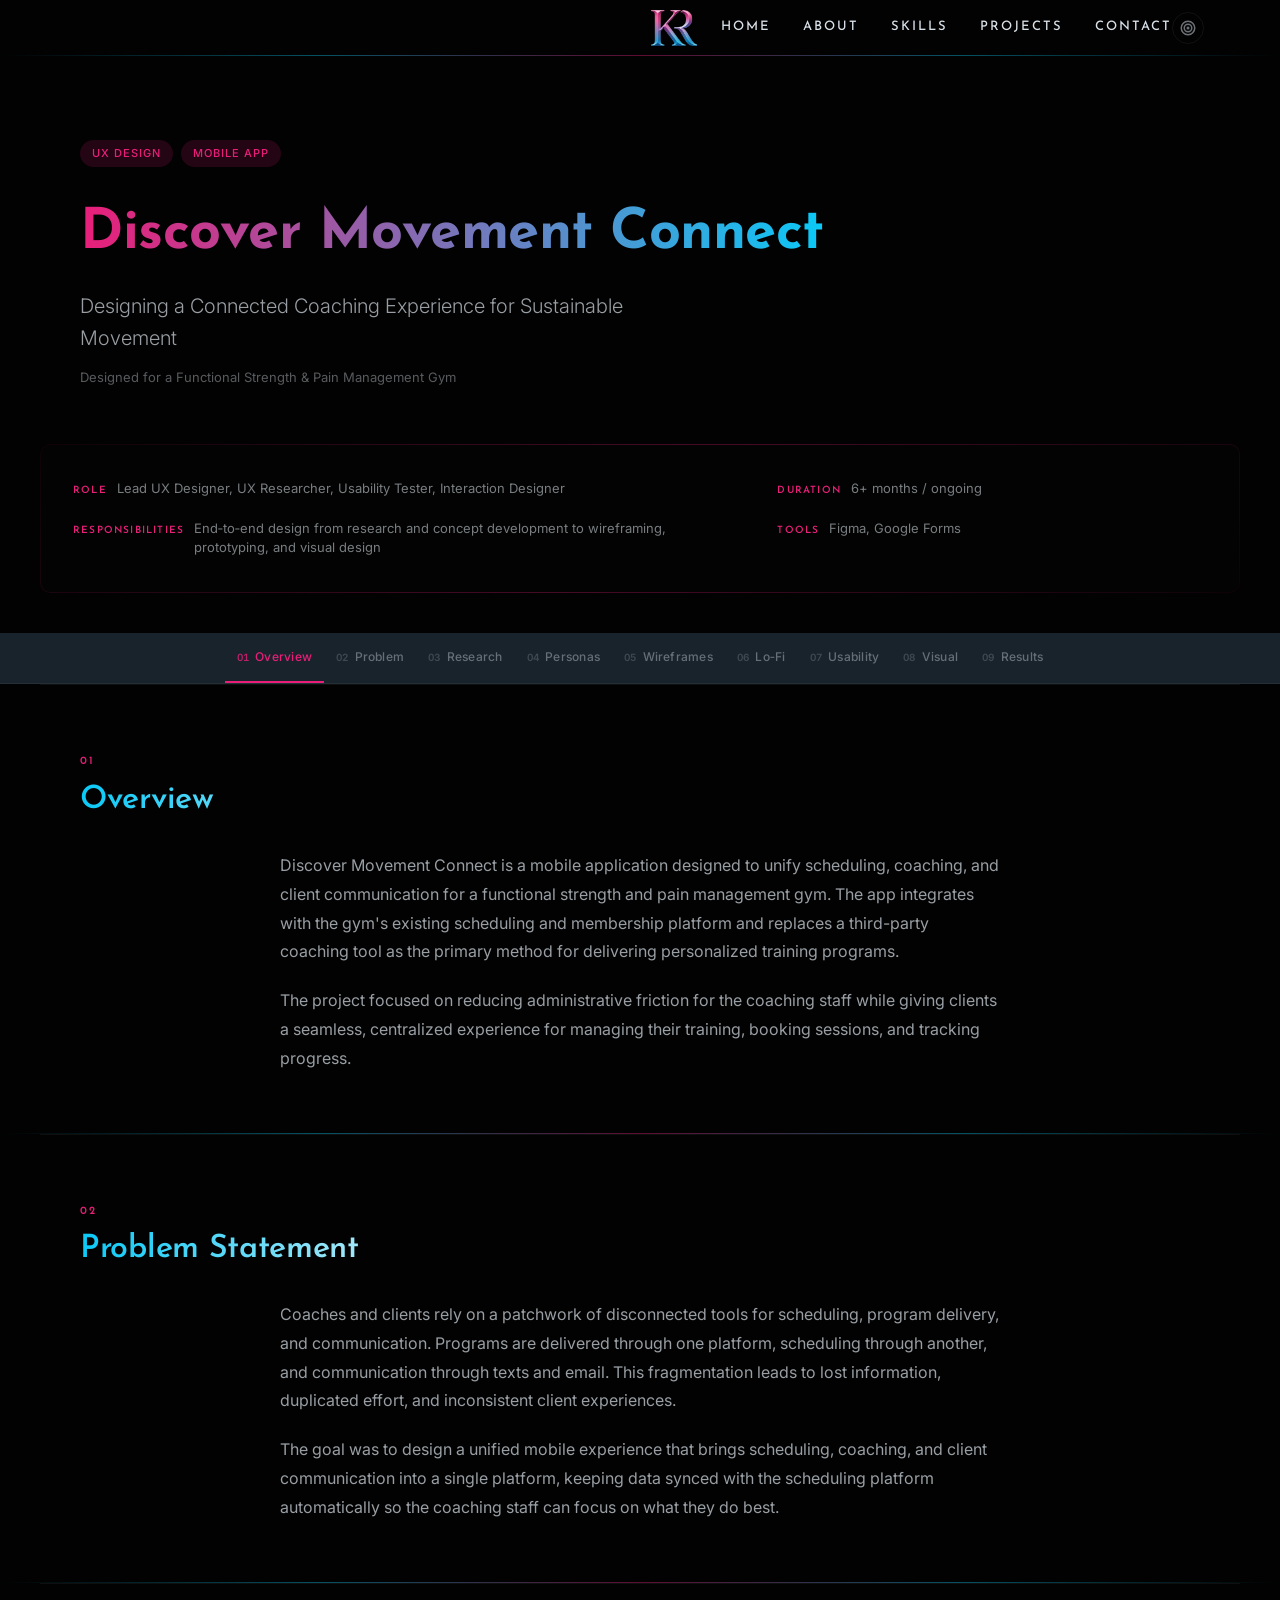
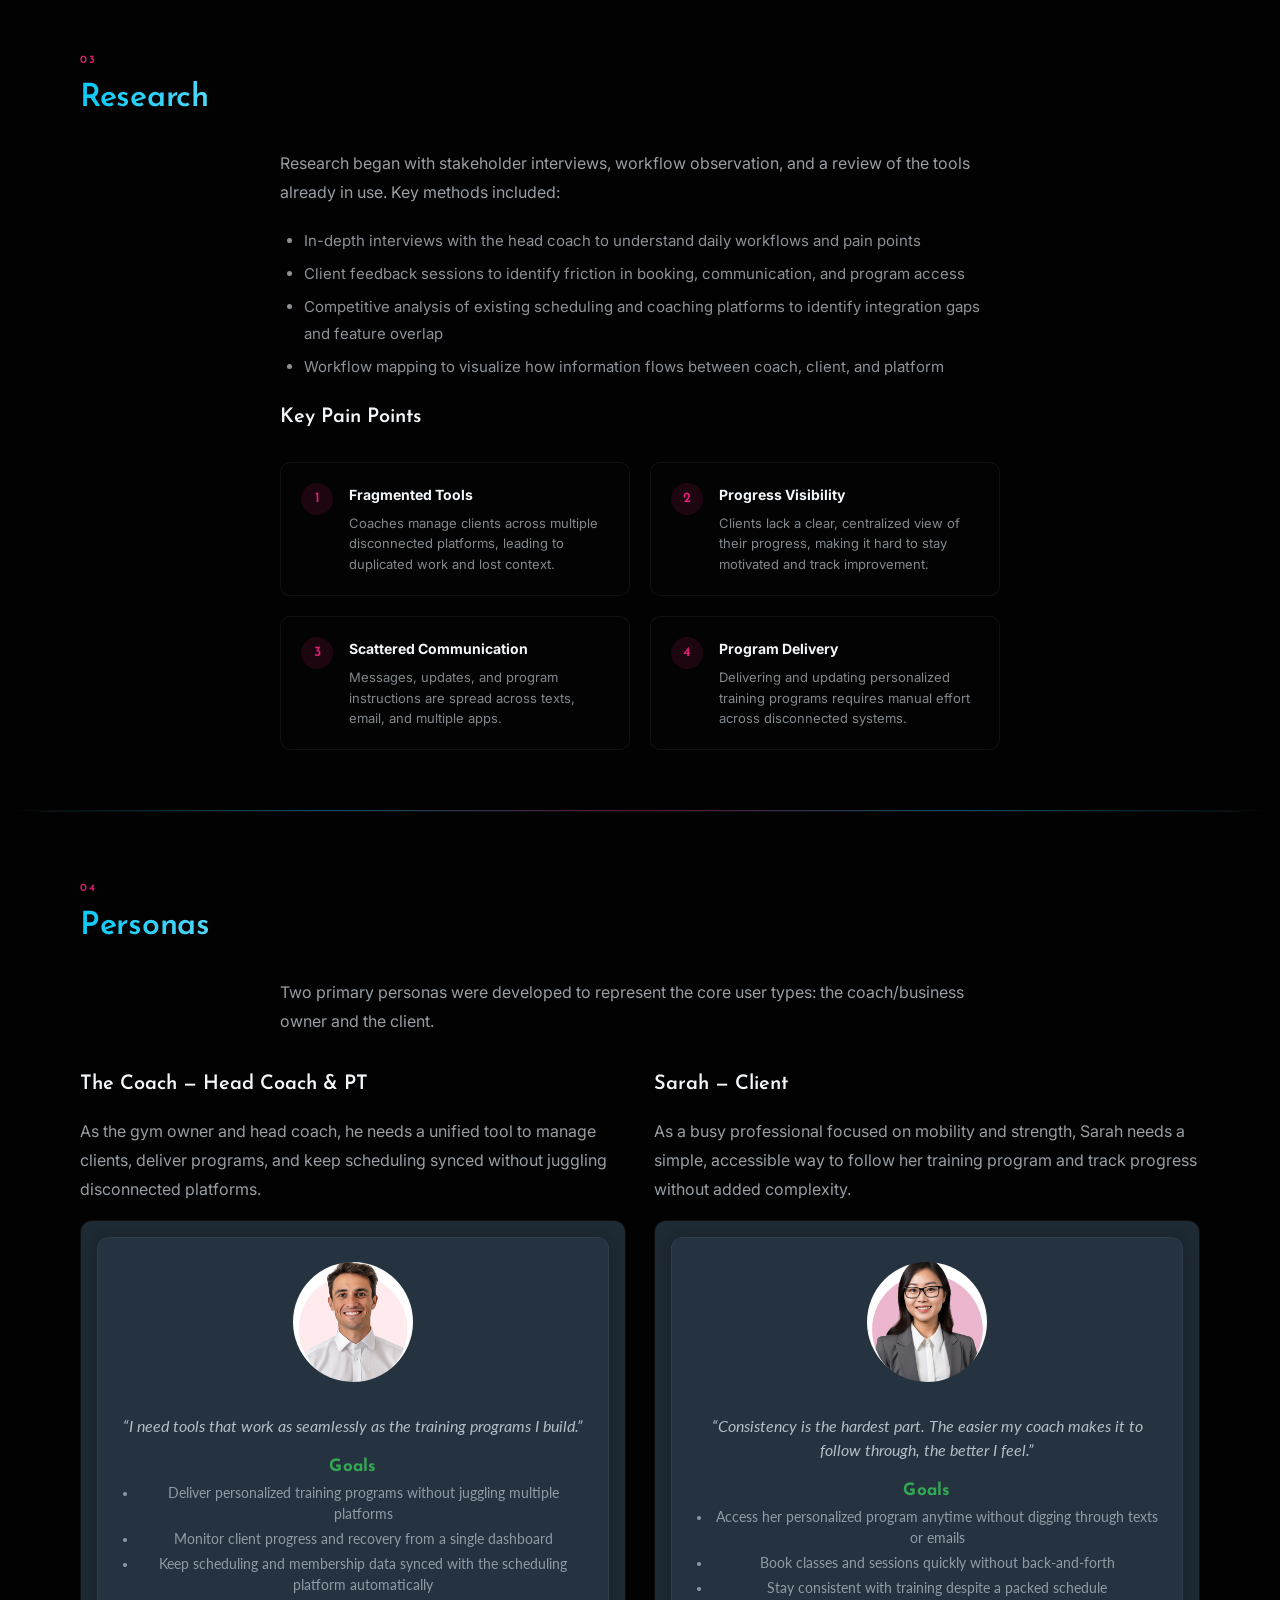
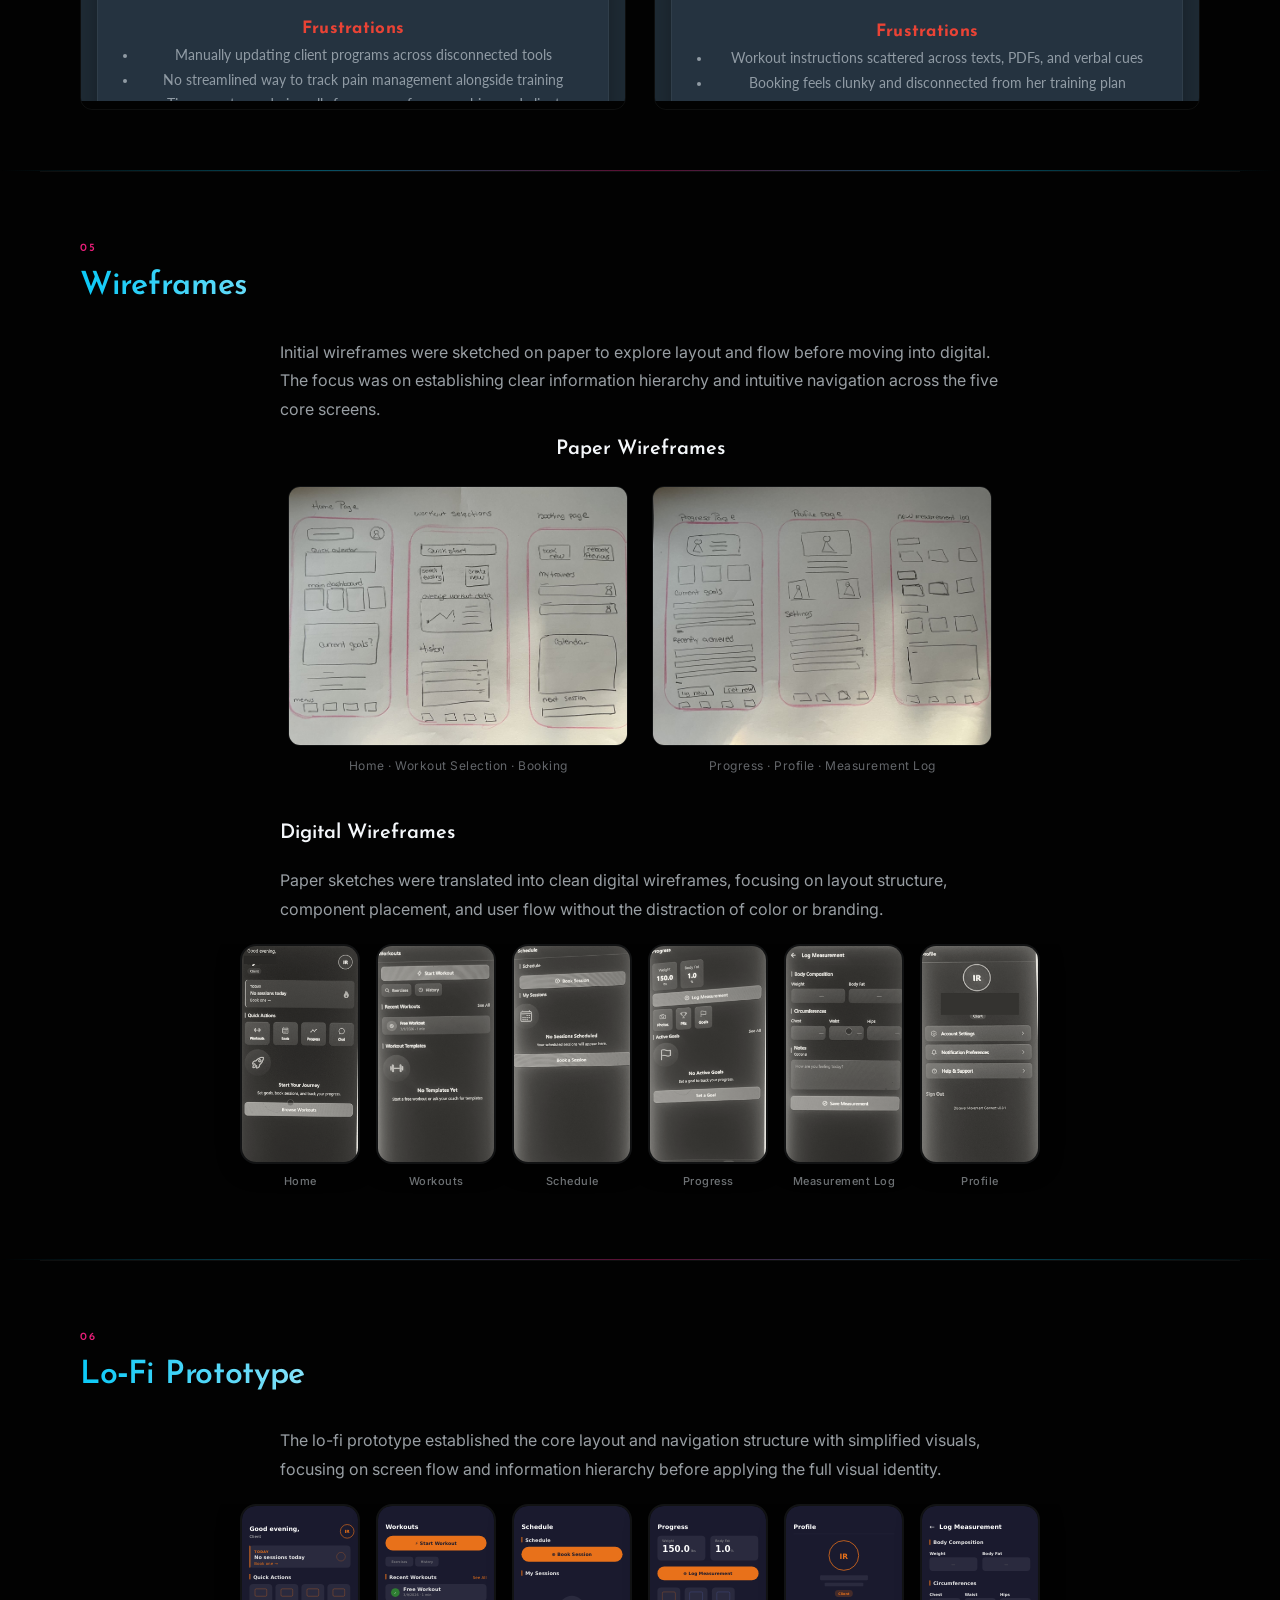
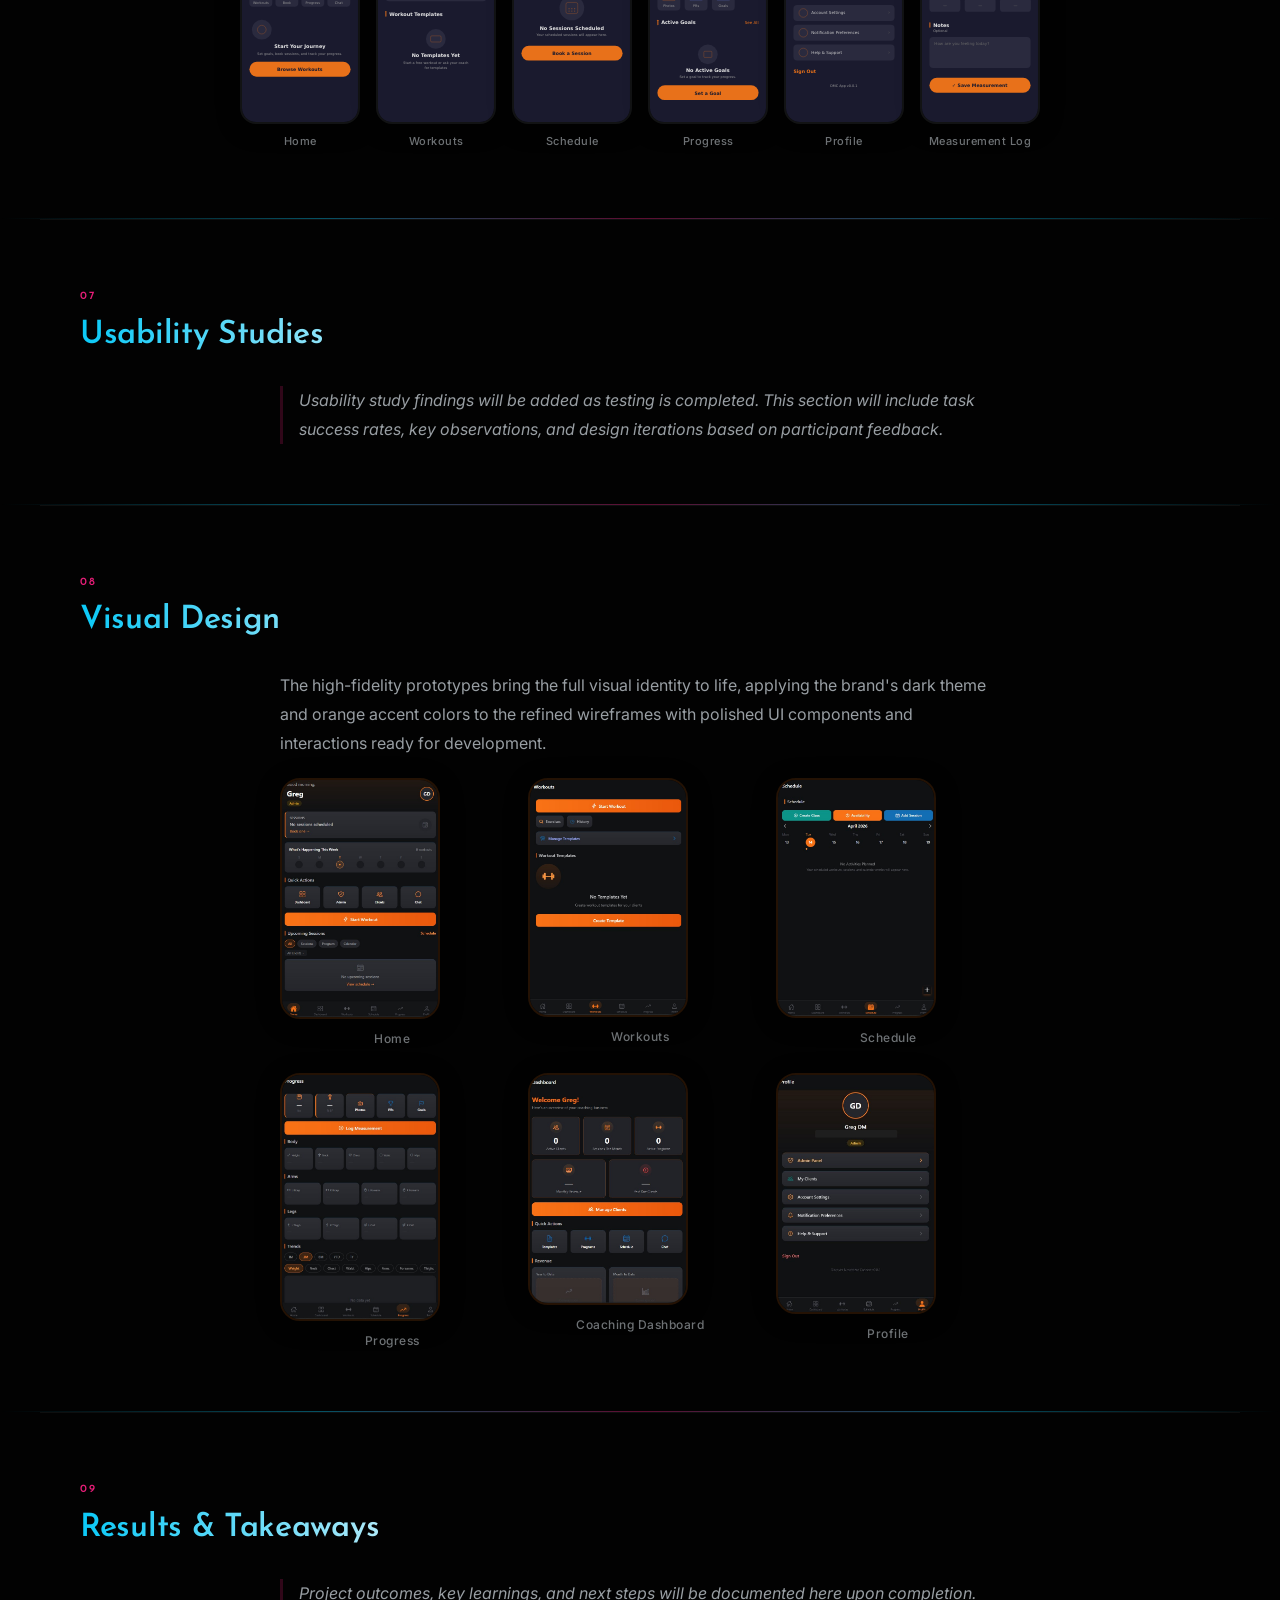
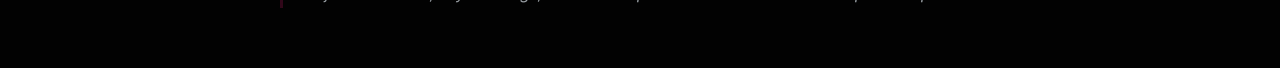
<file: dmc.html>
<!DOCTYPE html>
<html lang="en">
<head>
  <meta charset="UTF-8">
  <meta name="viewport" content="width=device-width, initial-scale=1.0">
  <title>Discover Movement Connect — Case Study | Kristina Ryaboy</title>
  <meta name="description" content="Discover Movement Connect case study — Designing a Connected Coaching Experience for Sustainable Movement. UX Design by Kristina Ryaboy.">
  <link rel="icon" type="image/png" href="images/kr-tile.png?v=4">
  <link rel="apple-touch-icon" href="images/kr-tile.png?v=4">
  <!-- Open Graph -->
  <meta property="og:title" content="Discover Movement Connect Case Study | Kristina Ryaboy">
  <meta property="og:description" content="Designing a Connected Coaching Experience for Sustainable Movement — UX Design case study by Kristina Ryaboy.">
  <meta property="og:image" content="https://kristinaryaboy.github.io/KRPortfolio/images/kr-tile.png?v=4">
  <meta property="og:url" content="https://kristinaryaboy.github.io/KRPortfolio/dmc.html">
  <meta property="og:type" content="article">
  <meta name="twitter:card" content="summary_large_image">
  <meta name="twitter:title" content="Discover Movement Connect Case Study | Kristina Ryaboy">
  <meta name="twitter:description" content="Designing a Connected Coaching Experience for Sustainable Movement — UX Design case study by Kristina Ryaboy.">
  <meta name="twitter:image" content="https://kristinaryaboy.github.io/KRPortfolio/images/kr-tile.png?v=4">
  <link rel="preconnect" href="https://fonts.googleapis.com">
  <link rel="preconnect" href="https://fonts.gstatic.com" crossorigin>
  <link href="https://fonts.googleapis.com/css2?family=Inter:wght@300;400;500;600&family=Josefin+Sans:wght@300;400;500;600;700&display=swap" rel="stylesheet">
  <link rel="stylesheet" href="styles.css?v=3">
  <link rel="stylesheet" href="dmc.css">
</head>
<body class="case-study">

  <!-- Skip link for keyboard users -->
  <a href="#main" class="skip-link">Skip to main content</a>

  <!-- Main Navigation -->
  <nav class="nav" id="nav">
    <div class="nav-inner">
      <a href="index.html" class="nav-logo" aria-label="Home">
        <img src="images/kr-letters.png?v=4" alt="KR" class="nav-logo__img">
      </a>
      <div class="nav-links">
        <a href="index.html" class="nav-link">Home</a>
        <a href="index.html#about" class="nav-link">About</a>
        <a href="index.html#skills" class="nav-link">Skills</a>
        <a href="index.html#work" class="nav-link">Projects</a>
        <a href="index.html#contact" class="nav-link">Contact</a>
      </div>
      <button class="motion-toggle" id="motionToggle" aria-label="Toggle motion effects" title="Toggle motion effects">
        <svg class="motion-toggle__icon motion-toggle__icon--on" width="18" height="18" viewBox="0 0 24 24" fill="none" stroke="currentColor" stroke-width="2" stroke-linecap="round" stroke-linejoin="round">
          <circle cx="12" cy="12" r="1"/><circle cx="12" cy="12" r="5"/><circle cx="12" cy="12" r="9"/>
          </svg>
        <svg class="motion-toggle__icon motion-toggle__icon--off" width="18" height="18" viewBox="0 0 24 24" fill="none" stroke="currentColor" stroke-width="2" stroke-linecap="round" stroke-linejoin="round">
          <circle cx="12" cy="12" r="1"/><circle cx="12" cy="12" r="5"/><circle cx="12" cy="12" r="9"/>
          <line x1="4" y1="4" x2="20" y2="20" stroke-width="2.5"/>
        </svg>
      </button>
      <button class="nav-toggle" id="navToggle" aria-label="Toggle navigation">
        <span></span><span></span><span></span>
      </button>
    </div>
  </nav>

  <!-- Mobile Menu -->
  <div class="mobile-menu" id="mobileMenu">
    <a href="index.html" class="mobile-menu__link">Home</a>
    <a href="index.html#about" class="mobile-menu__link">About</a>
    <a href="index.html#skills" class="mobile-menu__link">Skills</a>
    <a href="index.html#work" class="mobile-menu__link">Projects</a>
    <a href="index.html#contact" class="mobile-menu__link">Contact</a>
  </div>

  <!-- Hero -->
  <header class="case-study-hero" id="main" tabindex="-1">
    <div class="case-study-hero__tags">
      <span class="tag">UX Design</span>
      <span class="tag">Mobile App</span>
    </div>
    <div class="case-study-hero__title-row">
      <h1 class="case-study-hero__title">Discover Movement Connect</h1>
    </div>
    <p class="case-study-hero__subtitle">Designing a Connected Coaching Experience for Sustainable Movement</p>
    <p class="case-study-hero__partner">Designed for a Functional Strength &amp; Pain Management Gym</p>
  </header>

  <!-- Project Meta -->
  <div class="case-study-meta">
    <div class="case-study-meta__item">
      <h4>Role</h4>
      <p>Lead UX Designer, UX Researcher, Usability Tester, Interaction Designer</p>
    </div>
    <div class="case-study-meta__item">
      <h4>Duration</h4>
      <p>6+ months / ongoing</p>
    </div>
    <div class="case-study-meta__item">
      <h4>Responsibilities</h4>
      <p>End&#8209;to&#8209;end design from research and concept development to wireframing, prototyping, and visual design</p>
    </div>
    <div class="case-study-meta__item">
      <h4>Tools</h4>
      <p>Figma, Google Forms</p>
    </div>
  </div>

  <!-- Section Navigation -->
  <nav class="section-nav" id="sectionNav">
    <div class="section-nav__inner">
      <a href="#overview" class="section-nav__link section-nav__link--active" data-section="overview">
        <span class="section-nav__number">01</span>
        <span class="section-nav__text">Overview</span>
      </a>
      <a href="#problem" class="section-nav__link" data-section="problem">
        <span class="section-nav__number">02</span>
        <span class="section-nav__text">Problem</span>
      </a>
      <a href="#research" class="section-nav__link" data-section="research">
        <span class="section-nav__number">03</span>
        <span class="section-nav__text">Research</span>
      </a>
      <a href="#personas" class="section-nav__link" data-section="personas">
        <span class="section-nav__number">04</span>
        <span class="section-nav__text">Personas</span>
      </a>
      <a href="#wireframes" class="section-nav__link" data-section="wireframes">
        <span class="section-nav__number">05</span>
        <span class="section-nav__text">Wireframes</span>
      </a>
      <a href="#lofi-prototype" class="section-nav__link" data-section="lofi-prototype">
        <span class="section-nav__number">06</span>
        <span class="section-nav__text">Lo&#8209;Fi</span>
      </a>
      <a href="#usability" class="section-nav__link" data-section="usability">
        <span class="section-nav__number">07</span>
        <span class="section-nav__text">Usability</span>
      </a>
      <a href="#visual-design" class="section-nav__link" data-section="visual-design">
        <span class="section-nav__number">08</span>
        <span class="section-nav__text">Visual</span>
      </a>
      <a href="#results" class="section-nav__link" data-section="results">
        <span class="section-nav__number">09</span>
        <span class="section-nav__text">Results</span>
      </a>
    </div>
  </nav>

  <!-- 01 · Overview -->
  <section class="case-study-section" id="overview">
    <span class="case-study-section__label">01</span>
    <h2 class="case-study-section__title">Overview</h2>
    <div class="case-study-section__body case-study-section__body--centered">
      <p>Discover Movement Connect is a mobile application designed to unify scheduling, coaching, and client communication for a functional strength and pain management gym. The app integrates with the gym's existing scheduling and membership platform and replaces a third-party coaching tool as the primary method for delivering personalized training programs.</p>
      <p>The project focused on reducing administrative friction for the coaching staff while giving clients a seamless, centralized experience for managing their training, booking sessions, and tracking progress.</p>
    </div>
  </section>
  <div class="section-divider"></div>

  <!-- 02 · Problem Statement -->
  <section class="case-study-section" id="problem">
    <span class="case-study-section__label">02</span>
    <h2 class="case-study-section__title">Problem Statement</h2>
    <div class="case-study-section__body case-study-section__body--centered">
      <p>Coaches and clients rely on a patchwork of disconnected tools for scheduling, program delivery, and communication. Programs are delivered through one platform, scheduling through another, and communication through texts and email. This fragmentation leads to lost information, duplicated effort, and inconsistent client experiences.</p>
      <p>The goal was to design a unified mobile experience that brings scheduling, coaching, and client communication into a single platform, keeping data synced with the scheduling platform automatically so the coaching staff can focus on what they do best.</p>
    </div>
  </section>
  <div class="section-divider"></div>

  <!-- 03 · Research -->
  <section class="case-study-section" id="research">
    <span class="case-study-section__label">03</span>
    <h2 class="case-study-section__title">Research</h2>
    <div class="case-study-section__body case-study-section__body--centered">
      <p>Research began with stakeholder interviews, workflow observation, and a review of the tools already in use. Key methods included:</p>
      <ul class="case-study-list">
        <li>In-depth interviews with the head coach to understand daily workflows and pain points</li>
        <li>Client feedback sessions to identify friction in booking, communication, and program access</li>
        <li>Competitive analysis of existing scheduling and coaching platforms to identify integration gaps and feature overlap</li>
        <li>Workflow mapping to visualize how information flows between coach, client, and platform</li>
      </ul>

      <h3 class="case-study-section__subtitle">Key Pain Points</h3>
      <div class="dmc-pain-points">
        <div class="dmc-pain-point">
          <span class="dmc-pain-point__number">1</span>
          <div>
            <strong>Fragmented Tools</strong>
            <p>Coaches manage clients across multiple disconnected platforms, leading to duplicated work and lost context.</p>
          </div>
        </div>
        <div class="dmc-pain-point">
          <span class="dmc-pain-point__number">2</span>
          <div>
            <strong>Progress Visibility</strong>
            <p>Clients lack a clear, centralized view of their progress, making it hard to stay motivated and track improvement.</p>
          </div>
        </div>
        <div class="dmc-pain-point">
          <span class="dmc-pain-point__number">3</span>
          <div>
            <strong>Scattered Communication</strong>
            <p>Messages, updates, and program instructions are spread across texts, email, and multiple apps.</p>
          </div>
        </div>
        <div class="dmc-pain-point">
          <span class="dmc-pain-point__number">4</span>
          <div>
            <strong>Program Delivery</strong>
            <p>Delivering and updating personalized training programs requires manual effort across disconnected systems.</p>
          </div>
        </div>
      </div>
    </div>
  </section>
  <div class="section-divider"></div>

  <!-- 04 · Personas -->
  <section class="case-study-section" id="personas">
    <span class="case-study-section__label">04</span>
    <h2 class="case-study-section__title">Personas</h2>
    <div class="case-study-section__body case-study-section__body--centered">
      <p>Two primary personas were developed to represent the core user types: the coach/business owner and the client.</p>

    </div>
    <div class="case-study-personas-grid">
      <div class="case-study-persona-col">
        <div class="case-study-section__body case-study-section__body--centered">
          <h3 class="case-study-section__subtitle">The Coach &mdash; Head Coach &amp; PT</h3>
          <p>As the gym owner and head coach, he needs a unified tool to manage clients, deliver programs, and keep scheduling synced without juggling disconnected platforms.</p>
        </div>
        <div class="case-study-persona-embed">
          <iframe src="persona-greg.html" title="Persona &mdash; The Coach"></iframe>
        </div>
      </div>
      <div class="case-study-persona-col">
        <div class="case-study-section__body case-study-section__body--centered">
          <h3 class="case-study-section__subtitle">Sarah &mdash; Client</h3>
          <p>As a busy professional focused on mobility and strength, Sarah needs a simple, accessible way to follow her training program and track progress without added complexity.</p>
        </div>
        <div class="case-study-persona-embed">
          <iframe src="persona-sarah.html" title="Persona &mdash; Sarah"></iframe>
        </div>
      </div>
    </div>
  </section>
  <div class="section-divider"></div>

  <!-- 05 · Wireframes -->
  <section class="case-study-section" id="wireframes">
    <span class="case-study-section__label">05</span>
    <h2 class="case-study-section__title">Wireframes</h2>
    <div class="case-study-section__body case-study-section__body--centered">
      <p>Initial wireframes were sketched on paper to explore layout and flow before moving into digital. The focus was on establishing clear information hierarchy and intuitive navigation across the five core screens.</p>
    </div>

    <h3 class="case-study-section__subtitle" style="text-align:center;">Paper Wireframes</h3>
    <div class="dmc-wireframe-paper">
      <div class="dmc-wireframe-paper__img">
        <img src="images/dmc/Wireframe1_rotated.jpeg" alt="Paper wireframes — Home Page, Workout Selection, Booking Page">
        <span class="dmc-wireframe-paper__label">Home &middot; Workout Selection &middot; Booking</span>
      </div>
      <div class="dmc-wireframe-paper__img">
        <img src="images/dmc/Wireframe2_rotated.jpeg" alt="Paper wireframes — Progress Page, Profile Page, Measurement Log">
        <span class="dmc-wireframe-paper__label">Progress &middot; Profile &middot; Measurement Log</span>
      </div>
    </div>

    <div class="case-study-section__body case-study-section__body--centered">
      <h3 class="case-study-section__subtitle">Digital Wireframes</h3>
      <p>Paper sketches were translated into clean digital wireframes, focusing on layout structure, component placement, and user flow without the distraction of color or branding.</p>
    </div>
    <div class="dmc-digital-wf-row">
      <div class="dmc-digital-wf">
        <img src="images/dmc/LoFi2.png" alt="Digital wireframe — Home screen">
        <span class="dmc-digital-wf__label">Home</span>
      </div>
      <div class="dmc-digital-wf">
        <img src="images/dmc/LoFi3.png" alt="Digital wireframe — Workouts screen">
        <span class="dmc-digital-wf__label">Workouts</span>
      </div>
      <div class="dmc-digital-wf">
        <img src="images/dmc/LoFi4.png" alt="Digital wireframe — Schedule screen">
        <span class="dmc-digital-wf__label">Schedule</span>
      </div>
      <div class="dmc-digital-wf">
        <img src="images/dmc/Lofi6.png" alt="Digital wireframe — Progress screen">
        <span class="dmc-digital-wf__label">Progress</span>
      </div>
      <div class="dmc-digital-wf">
        <img src="images/dmc/Lofi5.png" alt="Digital wireframe — Log Measurement screen">
        <span class="dmc-digital-wf__label">Measurement Log</span>
      </div>
      <div class="dmc-digital-wf">
        <img src="images/dmc/LoFi1.png" alt="Digital wireframe — Profile screen">
        <span class="dmc-digital-wf__label">Profile</span>
      </div>
    </div>
  </section>
  <div class="section-divider"></div>

  <!-- 06 · Lo-Fi Prototype -->
  <section class="case-study-section" id="lofi-prototype">
    <span class="case-study-section__label">06</span>
    <h2 class="case-study-section__title">Lo&#8209;Fi Prototype</h2>
    <div class="case-study-section__body case-study-section__body--centered">
      <p>The lo-fi prototype established the core layout and navigation structure with simplified visuals, focusing on screen flow and information hierarchy before applying the full visual identity.</p>
    </div>
    <div class="dmc-wireframe-grid">
      <div class="dmc-wireframe-phone">
        <img src="images/dmc/wireframes/wf-home.svg" alt="Lo-fi prototype — Home screen">
        <span class="dmc-wireframe-phone__label">Home</span>
      </div>
      <div class="dmc-wireframe-phone">
        <img src="images/dmc/wireframes/wf-workouts.svg" alt="Lo-fi prototype — Workouts screen">
        <span class="dmc-wireframe-phone__label">Workouts</span>
      </div>
      <div class="dmc-wireframe-phone">
        <img src="images/dmc/wireframes/wf-schedule.svg" alt="Lo-fi prototype — Schedule screen">
        <span class="dmc-wireframe-phone__label">Schedule</span>
      </div>
      <div class="dmc-wireframe-phone">
        <img src="images/dmc/wireframes/wf-progress.svg" alt="Lo-fi prototype — Progress screen">
        <span class="dmc-wireframe-phone__label">Progress</span>
      </div>
      <div class="dmc-wireframe-phone">
        <img src="images/dmc/wireframes/wf-profile.svg" alt="Lo-fi prototype — Profile screen">
        <span class="dmc-wireframe-phone__label">Profile</span>
      </div>
      <div class="dmc-wireframe-phone">
        <img src="images/dmc/wireframes/wf-measurement.svg" alt="Lo-fi prototype — Log Measurement screen">
        <span class="dmc-wireframe-phone__label">Measurement Log</span>
      </div>
    </div>
  </section>
  <div class="section-divider"></div>

  <!-- 07 · Usability Studies -->
  <section class="case-study-section" id="usability">
    <span class="case-study-section__label">07</span>
    <h2 class="case-study-section__title">Usability Studies</h2>
    <div class="case-study-section__body case-study-section__body--centered">
      <p class="case-study-placeholder">Usability study findings will be added as testing is completed. This section will include task success rates, key observations, and design iterations based on participant feedback.</p>
    </div>
  </section>
  <div class="section-divider"></div>

  <!-- 08 · Visual Design -->
  <section class="case-study-section" id="visual-design">
    <span class="case-study-section__label">08</span>
    <h2 class="case-study-section__title">Visual Design</h2>
    <div class="case-study-section__body case-study-section__body--centered">
      <p>The high-fidelity prototypes bring the full visual identity to life, applying the brand's dark theme and orange accent colors to the refined wireframes with polished UI components and interactions ready for development.</p>
      <div class="dmc-lofi-grid">
        <div class="dmc-lofi-phone">
          <img src="images/dmc/HomePageDMC.jpg" alt="Hi-fi prototype — Home screen">
          <span class="dmc-lofi-phone__label">Home</span>
        </div>
        <div class="dmc-lofi-phone">
          <img src="images/dmc/WorkoutTabDMC.jpg" alt="Hi-fi prototype — Workouts screen">
          <span class="dmc-lofi-phone__label">Workouts</span>
        </div>
        <div class="dmc-lofi-phone">
          <img src="images/dmc/ScheduleDMC.jpg" alt="Hi-fi prototype — Schedule screen">
          <span class="dmc-lofi-phone__label">Schedule</span>
        </div>
        <div class="dmc-lofi-phone">
          <img src="images/dmc/ProgressDMC.jpg" alt="Hi-fi prototype — Progress screen">
          <span class="dmc-lofi-phone__label">Progress</span>
        </div>
        <div class="dmc-lofi-phone">
          <img src="images/dmc/CoachingDashDMC.jpg" alt="Hi-fi prototype — Coaching Dashboard">
          <span class="dmc-lofi-phone__label">Coaching Dashboard</span>
        </div>
        <div class="dmc-lofi-phone">
          <img src="images/dmc/ProfileDMC.jpg" alt="Hi-fi prototype — Profile screen">
          <span class="dmc-lofi-phone__label">Profile</span>
        </div>
      </div>
    </div>
  </section>
  <div class="section-divider"></div>

  <!-- 09 · Results & Takeaways -->
  <section class="case-study-section" id="results">
    <span class="case-study-section__label">09</span>
    <h2 class="case-study-section__title">Results &amp; Takeaways</h2>
    <div class="case-study-section__body case-study-section__body--centered">
      <p class="case-study-placeholder">Project outcomes, key learnings, and next steps will be documented here upon completion.</p>
    </div>
  </section>

  <script>
    // Section navigation scroll-spy
    (function() {
      const sectionNav = document.getElementById('sectionNav');
      if (!sectionNav) return;

      const sectionIds = ['overview','problem','research','personas','wireframes','lofi-prototype','usability','visual-design','results'];
      const links = sectionNav.querySelectorAll('.section-nav__link');

      let ticking = false;
      window.addEventListener('scroll', () => {
        if (!ticking) {
          requestAnimationFrame(() => {
            const mainNavHeight = document.getElementById('nav') ? document.getElementById('nav').offsetHeight : 0;
            const navHeight = sectionNav.offsetHeight + mainNavHeight;
            let current = sectionIds[0];

            for (const id of sectionIds) {
              const el = document.getElementById(id);
              if (el && el.getBoundingClientRect().top <= navHeight + 20) {
                current = id;
              }
            }

            links.forEach(link => {
              link.classList.toggle('section-nav__link--active', link.dataset.section === current);
            });

            // Scroll active link into view in the nav
            const activeLink = sectionNav.querySelector('.section-nav__link--active');
            if (activeLink) {
              const navInner = sectionNav.querySelector('.section-nav__inner');
              const linkLeft = activeLink.offsetLeft;
              const linkWidth = activeLink.offsetWidth;
              const navScrollLeft = navInner.scrollLeft;
              const navWidth = navInner.offsetWidth;
              if (linkLeft < navScrollLeft || linkLeft + linkWidth > navScrollLeft + navWidth) {
                navInner.scrollTo({ left: linkLeft - navWidth / 2 + linkWidth / 2, behavior: 'smooth' });
              }
            }

            ticking = false;
          });
          ticking = true;
        }
      });
    })();

    // Mobile menu toggle
    (function() {
      const toggle = document.getElementById('navToggle');
      const menu = document.getElementById('mobileMenu');
      if (!toggle || !menu) return;
      toggle.addEventListener('click', () => {
        toggle.classList.toggle('active');
        menu.classList.toggle('active');
      });
      menu.querySelectorAll('.mobile-menu__link').forEach(link => {
        link.addEventListener('click', () => {
          toggle.classList.remove('active');
          menu.classList.remove('active');
        });
      });
    })();

    // Page transition for case study
    document.querySelectorAll('a[href]').forEach(link => {
      const href = link.getAttribute('href');
      if (href && !href.startsWith('#') && !href.startsWith('mailto:') && !href.startsWith('http') && !link.hasAttribute('download') && !link.getAttribute('target')) {
        link.addEventListener('click', (e) => {
          e.preventDefault();
          document.body.classList.add('page-exit');
          setTimeout(() => { window.location.href = href; }, 300);
        });
      }
    });
  </script>
</body>
</html>
</file>
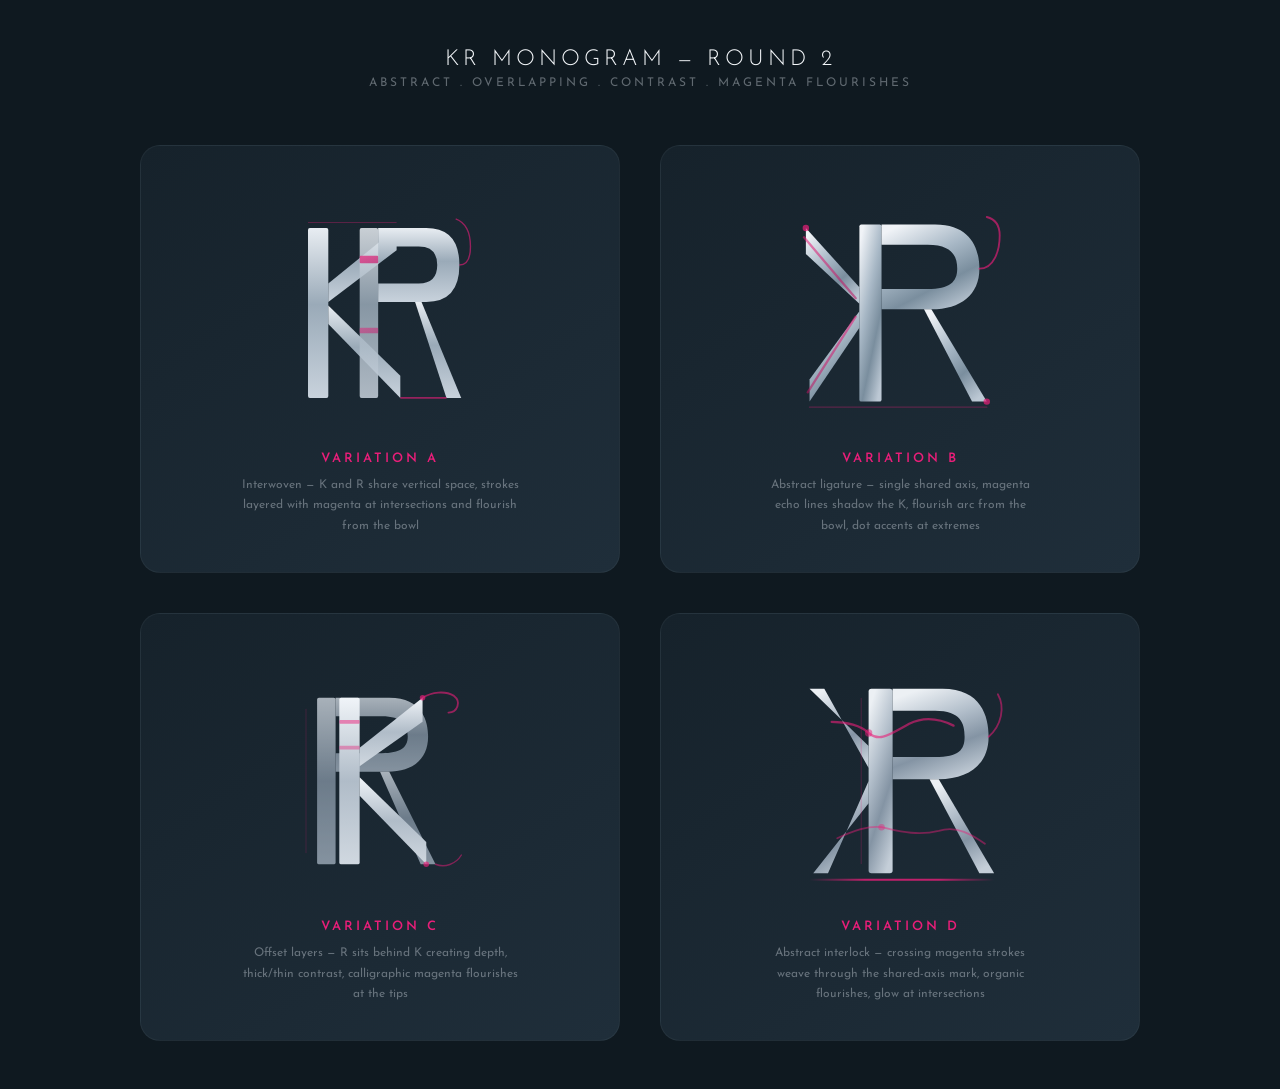
<file: logo-preview.html>
<!DOCTYPE html>
<html lang="en">
<head>
  <meta charset="UTF-8">
  <meta name="viewport" content="width=device-width, initial-scale=1.0">
  <title>KR Logo Variations — Round 2</title>
  <link href="https://fonts.googleapis.com/css2?family=Josefin+Sans:wght@300;400;600&display=swap" rel="stylesheet">
  <style>
    * { margin: 0; padding: 0; box-sizing: border-box; }
    body { background: #0F1920; color: #D9E1E8; font-family: 'Josefin Sans', sans-serif; padding: 48px 24px; }
    h1 { text-align: center; font-weight: 300; letter-spacing: 4px; margin-bottom: 6px; font-size: 22px; color: #F4F7FA; }
    .subtitle { text-align: center; font-size: 12px; color: rgba(217,225,232,0.4); letter-spacing: 3px; margin-bottom: 56px; text-transform: uppercase; }
    .grid { display: grid; grid-template-columns: repeat(2, 1fr); gap: 40px; max-width: 1000px; margin: 0 auto; }
    .card {
      background: linear-gradient(145deg, #16222B, #1F2E3A);
      border-radius: 20px;
      border: 1px solid rgba(217,225,232,0.05);
      padding: 56px 32px 36px;
      text-align: center;
      transition: border-color 0.3s ease, box-shadow 0.3s ease;
    }
    .card:hover {
      border-color: rgba(233,30,121,0.2);
      box-shadow: 0 16px 48px rgba(0,0,0,0.3), 0 0 32px rgba(233,30,121,0.05);
    }
    .card svg { display: block; margin: 0 auto 28px; }
    .card h3 { font-size: 13px; font-weight: 600; letter-spacing: 3px; text-transform: uppercase; color: #E91E79; margin-bottom: 10px; }
    .card p { font-size: 12px; color: rgba(217,225,232,0.4); line-height: 1.7; max-width: 280px; margin: 0 auto; }
  </style>
</head>
<body>
  <h1>KR MONOGRAM — ROUND 2</h1>
  <p class="subtitle">Abstract . overlapping . contrast . magenta flourishes</p>

  <div class="grid">

    <!-- VARIATION A: Interwoven — shared axis, strokes weave -->
    <div class="card">
      <svg viewBox="0 0 260 240" width="240" height="222" xmlns="http://www.w3.org/2000/svg">
        <defs>
          <linearGradient id="silverA" x1="0" y1="0" x2="0" y2="1">
            <stop offset="0%" stop-color="#E8EDF2"/>
            <stop offset="45%" stop-color="#9AAAB8"/>
            <stop offset="100%" stop-color="#C8D2DC"/>
          </linearGradient>
          <linearGradient id="magA" x1="0" y1="0" x2="1" y2="1">
            <stop offset="0%" stop-color="#E91E79"/>
            <stop offset="100%" stop-color="#C4186A"/>
          </linearGradient>
        </defs>
        <!-- K vertical (thick) -->
        <rect x="52" y="28" width="22" height="184" rx="2" fill="url(#silverA)"/>
        <!-- K upper diagonal (thick→thin taper) -->
        <polygon points="74,108 74,88 148,28 148,52" fill="url(#silverA)"/>
        <!-- K lower diagonal (thick→thin taper) -->
        <polygon points="74,112 74,132 152,212 152,188" fill="url(#silverA)"/>
        <!-- R vertical (thick, overlapping K) -->
        <rect x="108" y="28" width="20" height="184" rx="2" fill="url(#silverA)" opacity="0.85"/>
        <!-- R bowl (contrast: thick top, thinner curve) -->
        <path d="M128,28 L180,28 Q216,28 216,68 Q216,108 180,108 L128,108 Z M128,48 L172,48 Q192,48 192,68 Q192,88 172,88 L128,88 Z" fill="url(#silverA)" fill-rule="evenodd"/>
        <!-- R leg (thick→thin) -->
        <polygon points="168,108 175,108 218,212 202,212" fill="url(#silverA)"/>

        <!-- Magenta flourishes -->
        <!-- Intersection glow where K diagonal crosses R vertical -->
        <rect x="108" y="58" width="20" height="8" rx="1" fill="url(#magA)" opacity="0.7"/>
        <rect x="108" y="136" width="20" height="6" rx="1" fill="url(#magA)" opacity="0.5"/>
        <!-- Thin magenta line extending from K's lower diagonal -->
        <line x1="152" y1="212" x2="202" y2="212" stroke="#E91E79" stroke-width="2" opacity="0.6"/>
        <!-- Swooping flourish from R bowl -->
        <path d="M216,68 Q228,68 228,48 Q228,24 212,18" fill="none" stroke="#E91E79" stroke-width="1.5" opacity="0.6"/>
        <!-- Thin accent at top -->
        <line x1="52" y1="22" x2="148" y2="22" stroke="#E91E79" stroke-width="1" opacity="0.35"/>
      </svg>
      <h3>Variation A</h3>
      <p>Interwoven — K and R share vertical space, strokes layered with magenta at intersections and flourish from the bowl</p>
    </div>

    <!-- VARIATION B: Abstract ligature — letters merge into a mark -->
    <div class="card">
      <svg viewBox="0 0 260 240" width="240" height="222" xmlns="http://www.w3.org/2000/svg">
        <defs>
          <linearGradient id="silverB" x1="0.2" y1="0" x2="0.8" y2="1">
            <stop offset="0%" stop-color="#F0F3F7"/>
            <stop offset="40%" stop-color="#A8B8C6"/>
            <stop offset="70%" stop-color="#7A8E9E"/>
            <stop offset="100%" stop-color="#BCC8D4"/>
          </linearGradient>
          <linearGradient id="magB" x1="0" y1="0" x2="0" y2="1">
            <stop offset="0%" stop-color="#E91E79"/>
            <stop offset="100%" stop-color="#B81560"/>
          </linearGradient>
        </defs>
        <!-- Unified mark: K's vertical is also R's vertical -->
        <!-- Shared thick vertical -->
        <rect x="86" y="24" width="24" height="192" rx="2" fill="url(#silverB)"/>

        <!-- K upper arm — sweeps wide left, thick to thin -->
        <path d="M86,110 L86,92 L28,28 L28,56 Z" fill="url(#silverB)"/>
        <!-- K lower arm — sweeps left -->
        <path d="M86,118 L86,136 L32,216 L32,192 Z" fill="url(#silverB)"/>

        <!-- R bowl — elegant curve, thicker at top -->
        <path d="M110,24 L168,24 C208,24 216,52 216,72 C216,100 196,116 164,116 L110,116 Z
                 M110,46 L160,46 C186,46 192,58 192,72 C192,86 184,94 160,94 L110,94 Z" fill="url(#silverB)" fill-rule="evenodd"/>

        <!-- R leg — diagonal kick, thick to thin -->
        <path d="M156,116 L164,116 L224,216 L208,216 Z" fill="url(#silverB)"/>

        <!-- MAGENTA ELEMENTS -->
        <!-- Abstract magenta echo/shadow of the K diagonals, offset -->
        <path d="M82,104 L26,38" stroke="url(#magB)" stroke-width="2.5" stroke-linecap="round" opacity="0.55"/>
        <path d="M82,124 L30,206" stroke="url(#magB)" stroke-width="2.5" stroke-linecap="round" opacity="0.55"/>

        <!-- Flourish arc sweeping from R bowl outward -->
        <path d="M216,72 C232,72 238,52 238,36 C238,24 232,18 224,16" fill="none" stroke="#E91E79" stroke-width="2" stroke-linecap="round" opacity="0.65"/>

        <!-- Thin magenta connecting line at base -->
        <line x1="32" y1="222" x2="224" y2="222" stroke="#E91E79" stroke-width="1.5" stroke-linecap="round" opacity="0.3"/>

        <!-- Magenta dot accents -->
        <circle cx="28" cy="28" r="3.5" fill="#E91E79" opacity="0.7"/>
        <circle cx="224" cy="216" r="3.5" fill="#E91E79" opacity="0.7"/>
      </svg>
      <h3>Variation B</h3>
      <p>Abstract ligature — single shared axis, magenta echo lines shadow the K, flourish arc from the bowl, dot accents at extremes</p>
    </div>

    <!-- VARIATION C: Offset overlap with depth -->
    <div class="card">
      <svg viewBox="0 0 280 240" width="260" height="222" xmlns="http://www.w3.org/2000/svg">
        <defs>
          <linearGradient id="silverC1" x1="0" y1="0" x2="0" y2="1">
            <stop offset="0%" stop-color="#D8E0E8"/>
            <stop offset="50%" stop-color="#8898A8"/>
            <stop offset="100%" stop-color="#A8B6C4"/>
          </linearGradient>
          <linearGradient id="silverC2" x1="0" y1="0" x2="0" y2="1">
            <stop offset="0%" stop-color="#F0F4F8"/>
            <stop offset="50%" stop-color="#B0BCC8"/>
            <stop offset="100%" stop-color="#D0D8E0"/>
          </linearGradient>
        </defs>

        <!-- R (behind, slightly left) — darker silver -->
        <g opacity="0.75">
          <rect x="72" y="30" width="20" height="180" rx="2" fill="url(#silverC1)"/>
          <path d="M92,30 L150,30 C186,30 192,56 192,72 C192,96 176,110 148,110 L92,110 Z
                   M92,50 L142,50 C164,50 170,60 170,72 C170,84 162,90 142,90 L92,90 Z" fill="url(#silverC1)" fill-rule="evenodd"/>
          <polygon points="140,110 150,110 200,210 184,210" fill="url(#silverC1)"/>
        </g>

        <!-- K (in front, slightly right) — brighter silver -->
        <g>
          <rect x="96" y="30" width="22" height="180" rx="2" fill="url(#silverC2)"/>
          <polygon points="118,104 118,84 186,30 186,56" fill="url(#silverC2)"/>
          <polygon points="118,116 118,136 190,210 190,186" fill="url(#silverC2)"/>
        </g>

        <!-- Magenta intersection highlights -->
        <!-- Where K vertical overlaps R bowl -->
        <rect x="96" y="54" width="22" height="4" rx="1" fill="#E91E79" opacity="0.5"/>
        <rect x="96" y="82" width="22" height="4" rx="1" fill="#E91E79" opacity="0.4"/>

        <!-- Magenta flourish — thin calligraphic swash from top -->
        <path d="M186,30 C196,24 210,22 220,28 C228,34 224,46 214,46" fill="none" stroke="#E91E79" stroke-width="2" stroke-linecap="round" opacity="0.6"/>

        <!-- Magenta flourish — thin sweep from R leg -->
        <path d="M200,210 C210,214 222,210 228,200" fill="none" stroke="#E91E79" stroke-width="1.5" stroke-linecap="round" opacity="0.5"/>

        <!-- Thin vertical magenta accent line -->
        <line x1="60" y1="42" x2="60" y2="198" stroke="#E91E79" stroke-width="1" opacity="0.2"/>

        <!-- Magenta accent dots at K tips -->
        <circle cx="186" cy="30" r="3" fill="#E91E79" opacity="0.65"/>
        <circle cx="190" cy="210" r="3" fill="#E91E79" opacity="0.65"/>
      </svg>
      <h3>Variation C</h3>
      <p>Offset layers — R sits behind K creating depth, thick/thin contrast, calligraphic magenta flourishes at the tips</p>
    </div>

    <!-- VARIATION D: Abstract interlock with crossing strokes -->
    <div class="card">
      <svg viewBox="0 0 260 240" width="240" height="222" xmlns="http://www.w3.org/2000/svg">
        <defs>
          <linearGradient id="silverD" x1="0.3" y1="0" x2="0.7" y2="1">
            <stop offset="0%" stop-color="#ECF0F4"/>
            <stop offset="35%" stop-color="#B4C0CC"/>
            <stop offset="65%" stop-color="#8494A4"/>
            <stop offset="100%" stop-color="#C4CED8"/>
          </linearGradient>
          <linearGradient id="magD" x1="0" y1="0" x2="1" y2="0">
            <stop offset="0%" stop-color="#E91E79" stop-opacity="0"/>
            <stop offset="30%" stop-color="#E91E79" stop-opacity="0.8"/>
            <stop offset="70%" stop-color="#E91E79" stop-opacity="0.8"/>
            <stop offset="100%" stop-color="#E91E79" stop-opacity="0"/>
          </linearGradient>
        </defs>

        <!-- Central thick vertical (shared axis) -->
        <rect x="96" y="20" width="26" height="200" rx="3" fill="url(#silverD)"/>

        <!-- K upper diagonal — thick, bold -->
        <polygon points="96,106 96,82 32,20 48,20" fill="url(#silverD)"/>
        <!-- K lower diagonal — thick, bold -->
        <polygon points="96,120 96,144 36,220 52,220" fill="url(#silverD)"/>

        <!-- R bowl — lush curve -->
        <path d="M122,20 L176,20 C218,20 226,50 226,72 C226,102 204,118 172,118 L122,118 Z
                 M122,44 L168,44 C196,44 200,58 200,72 C200,86 194,94 168,94 L122,94 Z" fill="url(#silverD)" fill-rule="evenodd"/>

        <!-- R leg crossing over K's lower diagonal -->
        <polygon points="162,118 172,118 232,220 216,220" fill="url(#silverD)"/>

        <!-- MAGENTA ABSTRACT ELEMENTS -->

        <!-- Crossing magenta stroke — goes OVER the vertical, connecting K arm to R bowl -->
        <path d="M56,56 C72,56 88,60 96,68 C108,78 118,70 140,58 C156,50 172,52 188,60" fill="none" stroke="#E91E79" stroke-width="2.5" stroke-linecap="round" opacity="0.6"/>

        <!-- Lower magenta crossing stroke -->
        <path d="M62,182 C80,174 96,168 110,170 C128,174 148,180 172,174 C192,168 208,178 222,188" fill="none" stroke="#E91E79" stroke-width="2" stroke-linecap="round" opacity="0.45"/>

        <!-- Magenta thin vertical accent beside the main vertical -->
        <line x1="88" y1="30" x2="88" y2="210" stroke="#E91E79" stroke-width="1" opacity="0.25"/>

        <!-- Flourish from top of R bowl -->
        <path d="M226,72 C240,60 244,40 236,26" fill="none" stroke="#E91E79" stroke-width="2" stroke-linecap="round" opacity="0.55"/>

        <!-- Glow dots where magenta strokes cross the vertical -->
        <circle cx="96" cy="68" r="4" fill="#E91E79" opacity="0.5"/>
        <circle cx="110" cy="170" r="3.5" fill="#E91E79" opacity="0.4"/>

        <!-- Base flourish line -->
        <rect x="32" y="226" width="200" height="2" rx="1" fill="url(#magD)"/>
      </svg>
      <h3>Variation D</h3>
      <p>Abstract interlock — crossing magenta strokes weave through the shared-axis mark, organic flourishes, glow at intersections</p>
    </div>

  </div>
</body>
</html>
</file>
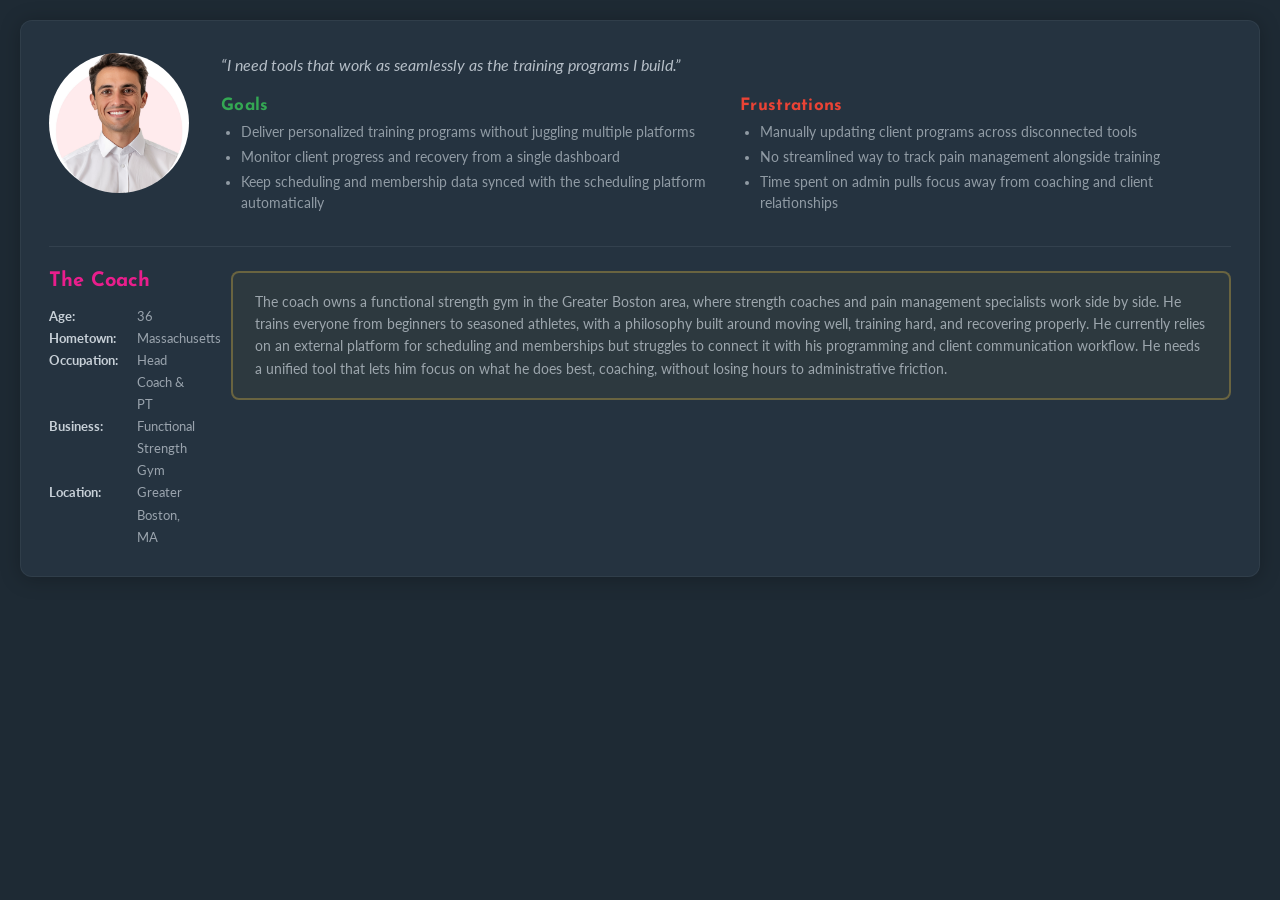
<file: persona-greg.html>
<!DOCTYPE html>
<html lang="en">
<head>
  <meta charset="UTF-8">
  <meta name="viewport" content="width=device-width, initial-scale=1.0">
  <title>User Persona - The Coach</title>
  <link href="https://fonts.googleapis.com/css2?family=Josefin+Sans:wght@300;400;600;700&family=Lato:wght@300;400;700&display=swap" rel="stylesheet">
  <style>
    * { margin: 0; padding: 0; box-sizing: border-box; }

    body {
      background: #1e2a34;
      display: flex;
      justify-content: center;
      align-items: flex-start;
      padding: 20px;
      font-family: 'Lato', sans-serif;
    }

    .persona-card {
      width: 100%;
      background: #253340;
      border-radius: 12px;
      box-shadow: 0 2px 20px rgba(0, 0, 0, 0.25);
      border: 1px solid rgba(217, 225, 232, 0.06);
      padding: 32px 28px 28px;
      position: relative;
    }

    /* ── Top Section ── */
    .persona-top {
      display: flex;
      gap: 32px;
      margin-bottom: 28px;
    }

    .persona-photo {
      flex-shrink: 0;
      width: 140px;
      height: 140px;
      border-radius: 50%;
      background: #1e2a34;
      overflow: hidden;
      display: flex;
      align-items: center;
      justify-content: center;
    }

    .persona-photo img {
      width: 100%;
      height: 100%;
      object-fit: cover;
    }

    .persona-right-top {
      flex: 1;
      display: flex;
      flex-direction: column;
    }

    .persona-quote {
      font-family: 'Lato', sans-serif;
      font-style: italic;
      font-size: 15.5px;
      line-height: 1.55;
      color: rgba(217, 225, 232, 0.8);
      margin-bottom: 20px;
      padding-right: 10px;
    }

    .persona-quote::before { content: '\201C'; }
    .persona-quote::after { content: '\201D'; }

    /* ── Goals & Frustrations Row ── */
    .persona-goals-row {
      display: flex;
      gap: 28px;
      flex: 1;
    }

    .persona-goals-col {
      flex: 1;
    }

    .persona-goals-col h3 {
      font-family: 'Josefin Sans', sans-serif;
      font-weight: 700;
      font-size: 17px;
      margin-bottom: 8px;
      letter-spacing: 0.3px;
    }

    .persona-goals-col h3.goals-title { color: #34a853; }
    .persona-goals-col h3.frust-title { color: #ea4335; }

    .persona-goals-col ul {
      list-style: disc;
      padding-left: 20px;
    }

    .persona-goals-col li {
      font-size: 13.5px;
      line-height: 1.55;
      color: rgba(217, 225, 232, 0.6);
      margin-bottom: 4px;
    }

    /* ── Divider ── */
    .persona-divider {
      width: 100%;
      height: 1px;
      background: rgba(217, 225, 232, 0.08);
      margin: 24px 0;
    }

    /* ── Bottom Section ── */
    .persona-bottom {
      display: flex;
      gap: 32px;
      align-items: flex-start;
    }

    .persona-bio-left {
      flex-shrink: 0;
      width: 150px;
    }

    .persona-name {
      font-family: 'Josefin Sans', sans-serif;
      font-weight: 700;
      font-size: 20px;
      color: #e91e8c;
      margin-bottom: 14px;
    }

    .persona-details {
      list-style: none;
    }

    .persona-details li {
      font-size: 13px;
      line-height: 1.7;
      color: rgba(217, 225, 232, 0.65);
      display: flex;
    }

    .persona-details li strong {
      font-weight: 700;
      color: rgba(217, 225, 232, 0.9);
      flex-shrink: 0;
      width: 88px;
    }

    /* ── Scenario Box ── */
    .persona-scenario {
      flex: 1;
      border: 2px solid rgba(245, 197, 66, 0.3);
      border-radius: 8px;
      padding: 18px 22px;
      background: rgba(245, 197, 66, 0.04);
    }

    .persona-scenario p {
      font-size: 13.5px;
      line-height: 1.65;
      color: rgba(217, 225, 232, 0.65);
    }

    @media (max-width: 580px) {
      body {
        padding: 16px;
      }

      .persona-card {
        width: 100%;
        padding: 24px 20px 20px;
      }

      .persona-top {
        flex-direction: column;
        align-items: center;
        text-align: center;
      }

      .persona-photo {
        width: 120px;
        height: 120px;
      }

      .persona-quote {
        padding-right: 0;
      }

      .persona-goals-row {
        flex-direction: column;
        gap: 20px;
      }

      .persona-bottom {
        flex-direction: column;
      }

      .persona-bio-left {
        width: 100%;
      }

      .persona-details li {
        flex-direction: column;
      }

      .persona-details li strong {
        width: auto;
      }
    }
  </style>
</head>
<body>

  <div class="persona-card">

    <!-- Top Section -->
    <div class="persona-top">

      <!-- Photo -->
      <div class="persona-photo">
        <img src="images/dmc/OwnerPersonaProfile2.png" alt="Head Coach and Physical Therapist">
      </div>

      <!-- Right side: Quote + Goals/Frustrations -->
      <div class="persona-right-top">
        <p class="persona-quote">I need tools that work as seamlessly as the training programs I build.</p>

        <div class="persona-goals-row">
          <div class="persona-goals-col">
            <h3 class="goals-title">Goals</h3>
            <ul>
              <li>Deliver personalized training programs without juggling multiple platforms</li>
              <li>Monitor client progress and recovery from a single dashboard</li>
              <li>Keep scheduling and membership data synced with the scheduling platform automatically</li>
            </ul>
          </div>
          <div class="persona-goals-col">
            <h3 class="frust-title">Frustrations</h3>
            <ul>
              <li>Manually updating client programs across disconnected tools</li>
              <li>No streamlined way to track pain management alongside training</li>
              <li>Time spent on admin pulls focus away from coaching and client relationships</li>
            </ul>
          </div>
        </div>
      </div>
    </div>

    <div class="persona-divider"></div>

    <!-- Bottom Section -->
    <div class="persona-bottom">

      <!-- Name + Details -->
      <div class="persona-bio-left">
        <h2 class="persona-name">The Coach</h2>
        <ul class="persona-details">
          <li><strong>Age:</strong> 36</li>
          <li><strong>Hometown:</strong> Massachusetts</li>
          <li><strong>Occupation:</strong> Head Coach &amp; PT</li>
          <li><strong>Business:</strong> Functional Strength Gym</li>
          <li><strong>Location:</strong> Greater Boston, MA</li>
        </ul>
      </div>

      <!-- Scenario -->
      <div class="persona-scenario">
        <p>The coach owns a functional strength gym in the Greater Boston area, where strength coaches and pain management specialists work side by side. He trains everyone from beginners to seasoned athletes, with a philosophy built around moving well, training hard, and recovering properly. He currently relies on an external platform for scheduling and memberships but struggles to connect it with his programming and client communication workflow. He needs a unified tool that lets him focus on what he does best, coaching, without losing hours to administrative friction.</p>
      </div>

    </div>
  </div>

</body>
</html>
</file>
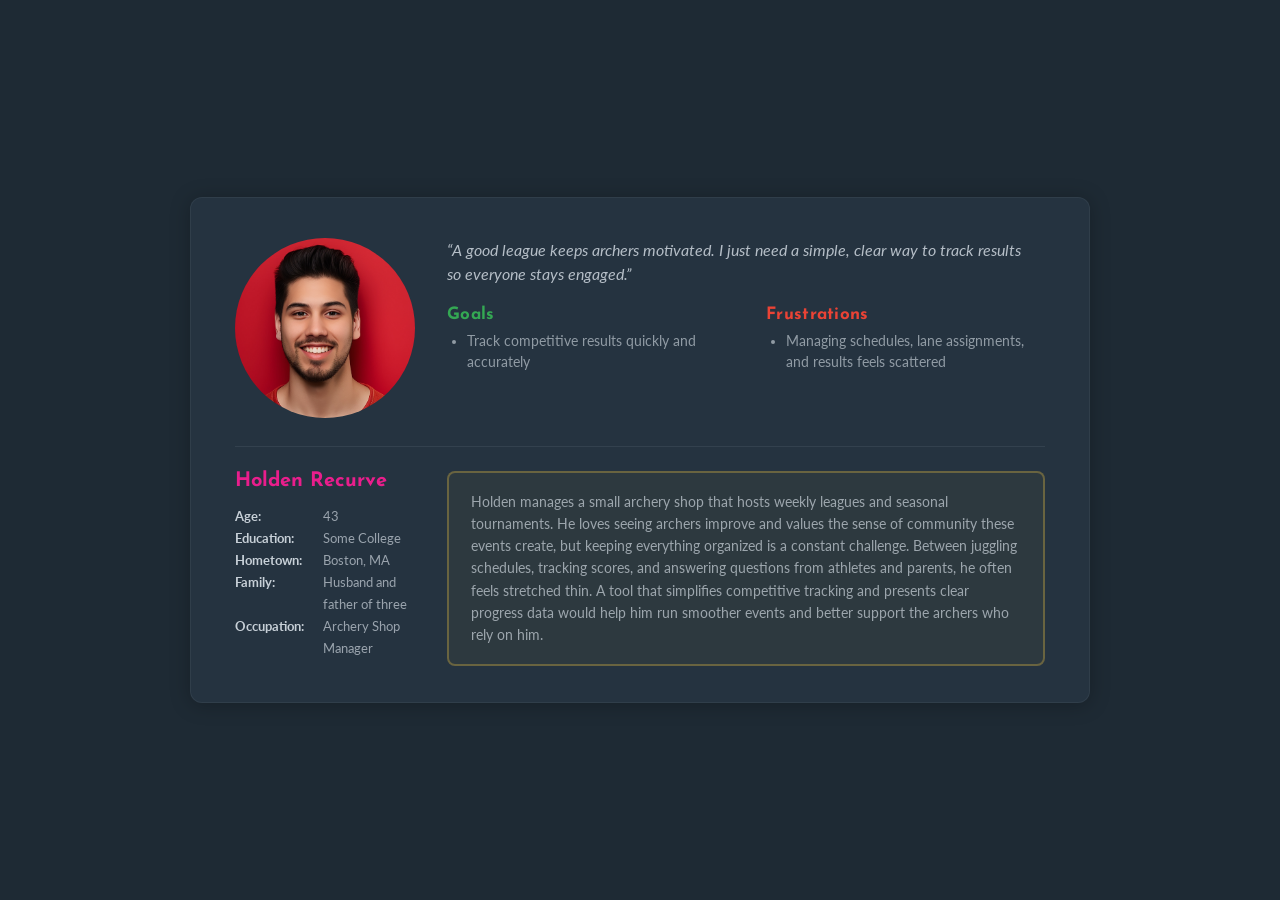
<file: persona-holden.html>
<!DOCTYPE html>
<html lang="en">
<head>
  <meta charset="UTF-8">
  <meta name="viewport" content="width=device-width, initial-scale=1.0">
  <title>User Persona — Holden Recurve</title>
  <link href="https://fonts.googleapis.com/css2?family=Josefin+Sans:wght@300;400;600;700&family=Lato:wght@300;400;700&display=swap" rel="stylesheet">
  <style>
    * { margin: 0; padding: 0; box-sizing: border-box; }

    body {
      background: #1e2a34;
      display: flex;
      justify-content: center;
      align-items: center;
      min-height: 100vh;
      padding: 40px;
      font-family: 'Lato', sans-serif;
    }

    .persona-card {
      width: 900px;
      background: #253340;
      border-radius: 12px;
      box-shadow: 0 2px 20px rgba(0, 0, 0, 0.25);
      border: 1px solid rgba(217, 225, 232, 0.06);
      padding: 40px 44px 36px;
      position: relative;
    }

    /* ── Top Section ── */
    .persona-top {
      display: flex;
      gap: 32px;
      margin-bottom: 28px;
    }

    .persona-photo {
      flex-shrink: 0;
      width: 180px;
      height: 180px;
      border-radius: 50%;
      background: #1e2a34;
      overflow: hidden;
      display: flex;
      align-items: center;
      justify-content: center;
    }

    .persona-photo img {
      width: 100%;
      height: 100%;
      object-fit: cover;
    }

    .persona-photo svg {
      width: 100%;
      height: 100%;
    }

    .persona-right-top {
      flex: 1;
      display: flex;
      flex-direction: column;
    }

    .persona-quote {
      font-family: 'Lato', sans-serif;
      font-style: italic;
      font-size: 15.5px;
      line-height: 1.55;
      color: rgba(217, 225, 232, 0.8);
      margin-bottom: 20px;
      padding-right: 10px;
    }

    .persona-quote::before { content: '\201C'; }
    .persona-quote::after { content: '\201D'; }

    /* ── Goals & Frustrations Row ── */
    .persona-goals-row {
      display: flex;
      gap: 40px;
      flex: 1;
    }

    .persona-goals-col {
      flex: 1;
    }

    .persona-goals-col h3 {
      font-family: 'Josefin Sans', sans-serif;
      font-weight: 700;
      font-size: 17px;
      margin-bottom: 8px;
      letter-spacing: 0.3px;
    }

    .persona-goals-col h3.goals-title { color: #34a853; }
    .persona-goals-col h3.frust-title { color: #ea4335; }

    .persona-goals-col ul {
      list-style: disc;
      padding-left: 20px;
    }

    .persona-goals-col li {
      font-size: 13.5px;
      line-height: 1.55;
      color: rgba(217, 225, 232, 0.6);
    }

    /* ── Divider ── */
    .persona-divider {
      width: 100%;
      height: 1px;
      background: rgba(217, 225, 232, 0.08);
      margin: 24px 0;
    }

    /* ── Bottom Section ── */
    .persona-bottom {
      display: flex;
      gap: 32px;
      align-items: flex-start;
    }

    .persona-bio-left {
      flex-shrink: 0;
      width: 180px;
    }

    .persona-name {
      font-family: 'Josefin Sans', sans-serif;
      font-weight: 700;
      font-size: 20px;
      color: #e91e8c;
      margin-bottom: 14px;
    }

    .persona-details {
      list-style: none;
    }

    .persona-details li {
      font-size: 13px;
      line-height: 1.7;
      color: rgba(217, 225, 232, 0.65);
      display: flex;
    }

    .persona-details li strong {
      font-weight: 700;
      color: rgba(217, 225, 232, 0.9);
      flex-shrink: 0;
      width: 88px;
    }

    /* ── Scenario Box ── */
    .persona-scenario {
      flex: 1;
      border: 2px solid rgba(245, 197, 66, 0.3);
      border-radius: 8px;
      padding: 18px 22px;
      background: rgba(245, 197, 66, 0.04);
    }

    .persona-scenario p {
      font-size: 13.5px;
      line-height: 1.65;
      color: rgba(217, 225, 232, 0.65);
    }
    @media (max-width: 768px) {
      body {
        padding: 16px;
      }

      .persona-card {
        width: 100%;
        padding: 24px 20px 20px;
      }

      .persona-top {
        flex-direction: column;
        align-items: center;
        text-align: center;
      }

      .persona-photo {
        width: 120px;
        height: 120px;
      }

      .persona-quote {
        padding-right: 0;
      }

      .persona-goals-row {
        flex-direction: column;
        gap: 20px;
      }

      .persona-bottom {
        flex-direction: column;
      }

      .persona-bio-left {
        width: 100%;
      }

      .persona-details li {
        flex-direction: column;
      }

      .persona-details li strong {
        width: auto;
      }
    }
  </style>
</head>
<body>

  <div class="persona-card">

    <!-- Top Section -->
    <div class="persona-top">

      <!-- Photo -->
      <div class="persona-photo">
        <img src="images/Holden2.png" alt="Holden Recurve">
      </div>

      <!-- Right side: Quote + Goals/Frustrations -->
      <div class="persona-right-top">
        <p class="persona-quote">A good league keeps archers motivated. I just need a simple, clear way to track results so everyone stays engaged.</p>

        <div class="persona-goals-row">
          <div class="persona-goals-col">
            <h3 class="goals-title">Goals</h3>
            <ul>
              <li>Track competitive results quickly and accurately</li>
            </ul>
          </div>
          <div class="persona-goals-col">
            <h3 class="frust-title">Frustrations</h3>
            <ul>
              <li>Managing schedules, lane assignments, and results feels scattered</li>
            </ul>
          </div>
        </div>
      </div>
    </div>

    <div class="persona-divider"></div>

    <!-- Bottom Section -->
    <div class="persona-bottom">

      <!-- Name + Details -->
      <div class="persona-bio-left">
        <h2 class="persona-name">Holden Recurve</h2>
        <ul class="persona-details">
          <li><strong>Age:</strong> 43</li>
          <li><strong>Education:</strong> Some College</li>
          <li><strong>Hometown:</strong> Boston, MA</li>
          <li><strong>Family:</strong> Husband and father of three</li>
          <li><strong>Occupation:</strong> Archery Shop Manager</li>
        </ul>
      </div>

      <!-- Scenario -->
      <div class="persona-scenario">
        <p>Holden manages a small archery shop that hosts weekly leagues and seasonal tournaments. He loves seeing archers improve and values the sense of community these events create, but keeping everything organized is a constant challenge. Between juggling schedules, tracking scores, and answering questions from athletes and parents, he often feels stretched thin. A tool that simplifies competitive tracking and presents clear progress data would help him run smoother events and better support the archers who rely on him.</p>
      </div>

    </div>
  </div>

</body>
</html>
</file>
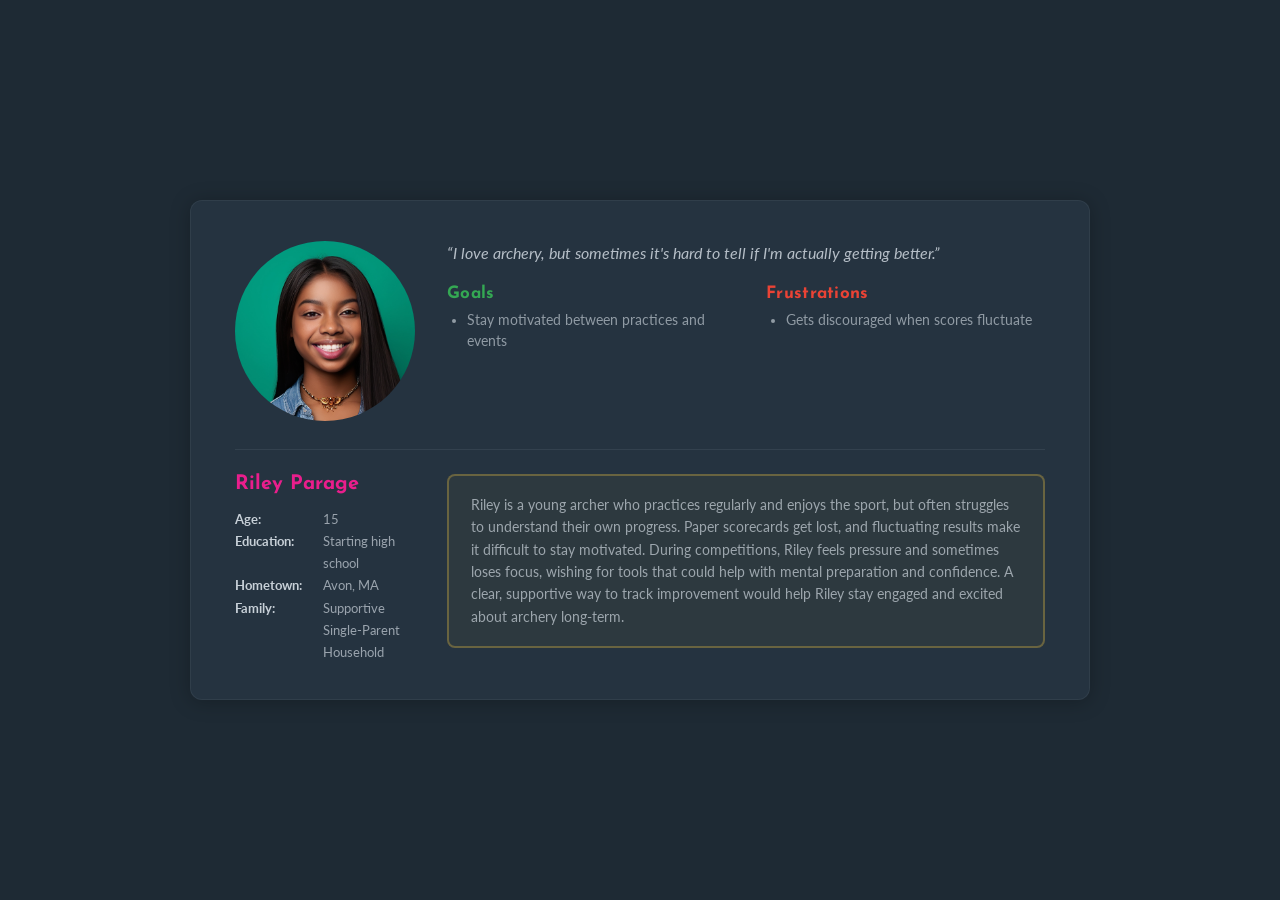
<file: persona-riley.html>
<!DOCTYPE html>
<html lang="en">
<head>
  <meta charset="UTF-8">
  <meta name="viewport" content="width=device-width, initial-scale=1.0">
  <title>User Persona — Riley Parage</title>
  <link href="https://fonts.googleapis.com/css2?family=Josefin+Sans:wght@300;400;600;700&family=Lato:wght@300;400;700&display=swap" rel="stylesheet">
  <style>
    * { margin: 0; padding: 0; box-sizing: border-box; }

    body {
      background: #1e2a34;
      display: flex;
      justify-content: center;
      align-items: center;
      min-height: 100vh;
      padding: 40px;
      font-family: 'Lato', sans-serif;
    }

    .persona-card {
      width: 900px;
      background: #253340;
      border-radius: 12px;
      box-shadow: 0 2px 20px rgba(0, 0, 0, 0.25);
      border: 1px solid rgba(217, 225, 232, 0.06);
      padding: 40px 44px 36px;
      position: relative;
    }

    /* ── Top Section ── */
    .persona-top {
      display: flex;
      gap: 32px;
      margin-bottom: 28px;
    }

    .persona-photo {
      flex-shrink: 0;
      width: 180px;
      height: 180px;
      border-radius: 50%;
      background: #1e2a34;
      overflow: hidden;
      display: flex;
      align-items: center;
      justify-content: center;
    }

    .persona-photo img {
      width: 100%;
      height: 100%;
      object-fit: cover;
    }

    .persona-photo svg {
      width: 100%;
      height: 100%;
    }

    .persona-right-top {
      flex: 1;
      display: flex;
      flex-direction: column;
    }

    .persona-quote {
      font-family: 'Lato', sans-serif;
      font-style: italic;
      font-size: 15.5px;
      line-height: 1.55;
      color: rgba(217, 225, 232, 0.8);
      margin-bottom: 20px;
      padding-right: 10px;
    }

    .persona-quote::before { content: '\201C'; }
    .persona-quote::after { content: '\201D'; }

    /* ── Goals & Frustrations Row ── */
    .persona-goals-row {
      display: flex;
      gap: 40px;
      flex: 1;
    }

    .persona-goals-col {
      flex: 1;
    }

    .persona-goals-col h3 {
      font-family: 'Josefin Sans', sans-serif;
      font-weight: 700;
      font-size: 17px;
      margin-bottom: 8px;
      letter-spacing: 0.3px;
    }

    .persona-goals-col h3.goals-title { color: #34a853; }
    .persona-goals-col h3.frust-title { color: #ea4335; }

    .persona-goals-col ul {
      list-style: disc;
      padding-left: 20px;
    }

    .persona-goals-col li {
      font-size: 13.5px;
      line-height: 1.55;
      color: rgba(217, 225, 232, 0.6);
    }

    /* ── Divider ── */
    .persona-divider {
      width: 100%;
      height: 1px;
      background: rgba(217, 225, 232, 0.08);
      margin: 24px 0;
    }

    /* ── Bottom Section ── */
    .persona-bottom {
      display: flex;
      gap: 32px;
      align-items: flex-start;
    }

    .persona-bio-left {
      flex-shrink: 0;
      width: 180px;
    }

    .persona-name {
      font-family: 'Josefin Sans', sans-serif;
      font-weight: 700;
      font-size: 20px;
      color: #e91e8c;
      margin-bottom: 14px;
    }

    .persona-details {
      list-style: none;
    }

    .persona-details li {
      font-size: 13px;
      line-height: 1.7;
      color: rgba(217, 225, 232, 0.65);
      display: flex;
    }

    .persona-details li strong {
      font-weight: 700;
      color: rgba(217, 225, 232, 0.9);
      flex-shrink: 0;
      width: 88px;
    }

    /* ── Scenario Box ── */
    .persona-scenario {
      flex: 1;
      border: 2px solid rgba(245, 197, 66, 0.3);
      border-radius: 8px;
      padding: 18px 22px;
      background: rgba(245, 197, 66, 0.04);
    }

    .persona-scenario p {
      font-size: 13.5px;
      line-height: 1.65;
      color: rgba(217, 225, 232, 0.65);
    }
    @media (max-width: 768px) {
      body {
        padding: 16px;
      }

      .persona-card {
        width: 100%;
        padding: 24px 20px 20px;
      }

      .persona-top {
        flex-direction: column;
        align-items: center;
        text-align: center;
      }

      .persona-photo {
        width: 120px;
        height: 120px;
      }

      .persona-quote {
        padding-right: 0;
      }

      .persona-goals-row {
        flex-direction: column;
        gap: 20px;
      }

      .persona-bottom {
        flex-direction: column;
      }

      .persona-bio-left {
        width: 100%;
      }

      .persona-details li {
        flex-direction: column;
      }

      .persona-details li strong {
        width: auto;
      }
    }
  </style>
</head>
<body>

  <div class="persona-card">

    <!-- Top Section -->
    <div class="persona-top">

      <!-- Photo -->
      <div class="persona-photo">
        <img src="images/Riley2.png" alt="Riley Parage">
      </div>

      <!-- Right side: Quote + Goals/Frustrations -->
      <div class="persona-right-top">
        <p class="persona-quote">I love archery, but sometimes it's hard to tell if I'm actually getting better.</p>

        <div class="persona-goals-row">
          <div class="persona-goals-col">
            <h3 class="goals-title">Goals</h3>
            <ul>
              <li>Stay motivated between practices and events</li>
            </ul>
          </div>
          <div class="persona-goals-col">
            <h3 class="frust-title">Frustrations</h3>
            <ul>
              <li>Gets discouraged when scores fluctuate</li>
            </ul>
          </div>
        </div>
      </div>
    </div>

    <div class="persona-divider"></div>

    <!-- Bottom Section -->
    <div class="persona-bottom">

      <!-- Name + Details -->
      <div class="persona-bio-left">
        <h2 class="persona-name">Riley Parage</h2>
        <ul class="persona-details">
          <li><strong>Age:</strong> 15</li>
          <li><strong>Education:</strong> Starting high school</li>
          <li><strong>Hometown:</strong> Avon, MA</li>
          <li><strong>Family:</strong> Supportive Single-Parent Household</li>
        </ul>
      </div>

      <!-- Scenario -->
      <div class="persona-scenario">
        <p>Riley is a young archer who practices regularly and enjoys the sport, but often struggles to understand their own progress. Paper scorecards get lost, and fluctuating results make it difficult to stay motivated. During competitions, Riley feels pressure and sometimes loses focus, wishing for tools that could help with mental preparation and confidence. A clear, supportive way to track improvement would help Riley stay engaged and excited about archery long&#8209;term.</p>
      </div>

    </div>
  </div>

</body>
</html>
</file>
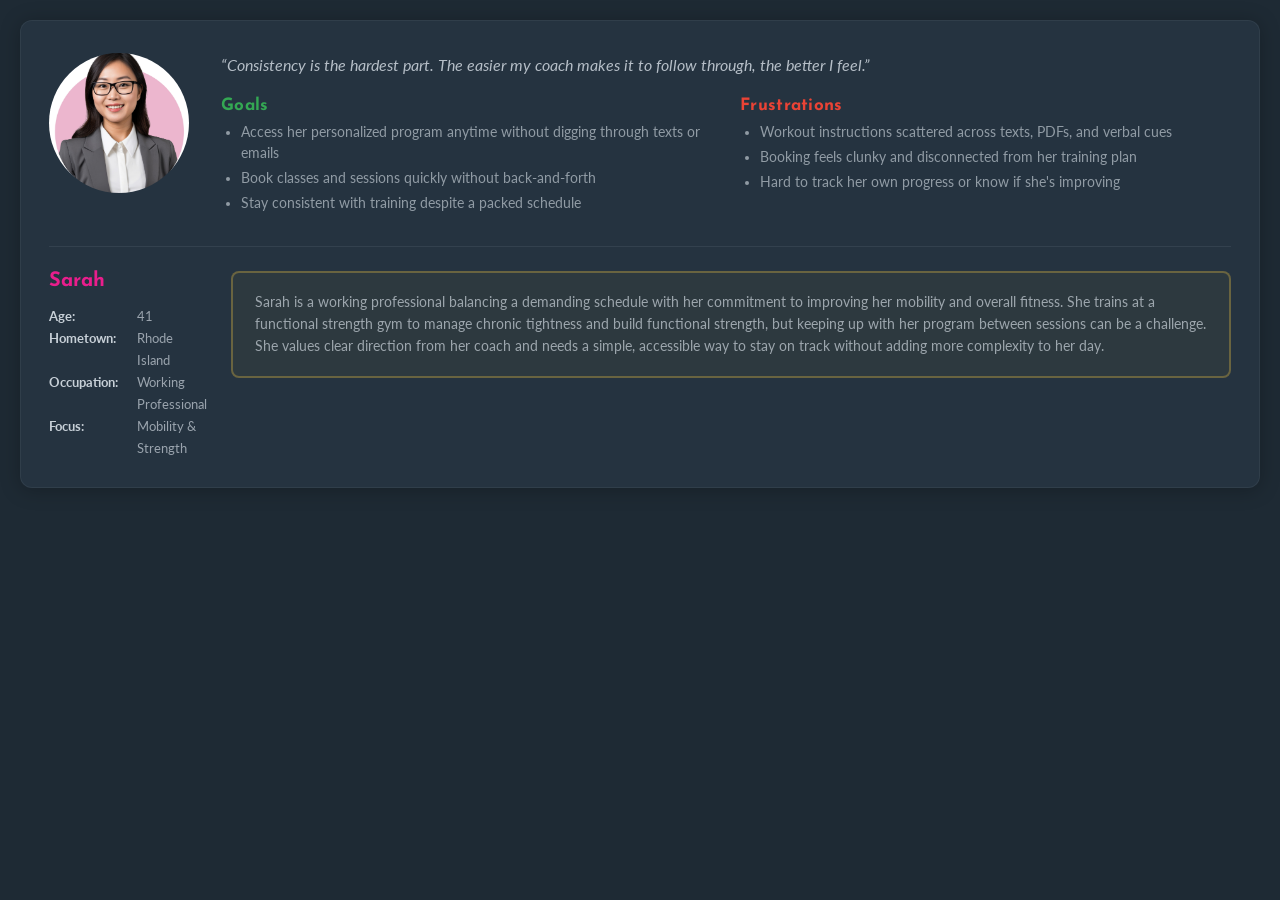
<file: persona-sarah.html>
<!DOCTYPE html>
<html lang="en">
<head>
  <meta charset="UTF-8">
  <meta name="viewport" content="width=device-width, initial-scale=1.0">
  <title>User Persona - Sarah</title>
  <link href="https://fonts.googleapis.com/css2?family=Josefin+Sans:wght@300;400;600;700&family=Lato:wght@300;400;700&display=swap" rel="stylesheet">
  <style>
    * { margin: 0; padding: 0; box-sizing: border-box; }

    body {
      background: #1e2a34;
      display: flex;
      justify-content: center;
      align-items: flex-start;
      padding: 20px;
      font-family: 'Lato', sans-serif;
    }

    .persona-card {
      width: 100%;
      background: #253340;
      border-radius: 12px;
      box-shadow: 0 2px 20px rgba(0, 0, 0, 0.25);
      border: 1px solid rgba(217, 225, 232, 0.06);
      padding: 32px 28px 28px;
      position: relative;
    }

    /* ── Top Section ── */
    .persona-top {
      display: flex;
      gap: 32px;
      margin-bottom: 28px;
    }

    .persona-photo {
      flex-shrink: 0;
      width: 140px;
      height: 140px;
      border-radius: 50%;
      background: #1e2a34;
      overflow: hidden;
      display: flex;
      align-items: center;
      justify-content: center;
    }

    .persona-photo img {
      width: 100%;
      height: 100%;
      object-fit: cover;
    }

    .persona-right-top {
      flex: 1;
      display: flex;
      flex-direction: column;
    }

    .persona-quote {
      font-family: 'Lato', sans-serif;
      font-style: italic;
      font-size: 15.5px;
      line-height: 1.55;
      color: rgba(217, 225, 232, 0.8);
      margin-bottom: 20px;
      padding-right: 10px;
    }

    .persona-quote::before { content: '\201C'; }
    .persona-quote::after { content: '\201D'; }

    /* ── Goals & Frustrations Row ── */
    .persona-goals-row {
      display: flex;
      gap: 28px;
      flex: 1;
    }

    .persona-goals-col {
      flex: 1;
    }

    .persona-goals-col h3 {
      font-family: 'Josefin Sans', sans-serif;
      font-weight: 700;
      font-size: 17px;
      margin-bottom: 8px;
      letter-spacing: 0.3px;
    }

    .persona-goals-col h3.goals-title { color: #34a853; }
    .persona-goals-col h3.frust-title { color: #ea4335; }

    .persona-goals-col ul {
      list-style: disc;
      padding-left: 20px;
    }

    .persona-goals-col li {
      font-size: 13.5px;
      line-height: 1.55;
      color: rgba(217, 225, 232, 0.6);
      margin-bottom: 4px;
    }

    /* ── Divider ── */
    .persona-divider {
      width: 100%;
      height: 1px;
      background: rgba(217, 225, 232, 0.08);
      margin: 24px 0;
    }

    /* ── Bottom Section ── */
    .persona-bottom {
      display: flex;
      gap: 32px;
      align-items: flex-start;
    }

    .persona-bio-left {
      flex-shrink: 0;
      width: 150px;
    }

    .persona-name {
      font-family: 'Josefin Sans', sans-serif;
      font-weight: 700;
      font-size: 20px;
      color: #e91e8c;
      margin-bottom: 14px;
    }

    .persona-details {
      list-style: none;
    }

    .persona-details li {
      font-size: 13px;
      line-height: 1.7;
      color: rgba(217, 225, 232, 0.65);
      display: flex;
    }

    .persona-details li strong {
      font-weight: 700;
      color: rgba(217, 225, 232, 0.9);
      flex-shrink: 0;
      width: 88px;
    }

    /* ── Scenario Box ── */
    .persona-scenario {
      flex: 1;
      border: 2px solid rgba(245, 197, 66, 0.3);
      border-radius: 8px;
      padding: 18px 22px;
      background: rgba(245, 197, 66, 0.04);
    }

    .persona-scenario p {
      font-size: 13.5px;
      line-height: 1.65;
      color: rgba(217, 225, 232, 0.65);
    }

    @media (max-width: 580px) {
      body {
        padding: 16px;
      }

      .persona-card {
        width: 100%;
        padding: 24px 20px 20px;
      }

      .persona-top {
        flex-direction: column;
        align-items: center;
        text-align: center;
      }

      .persona-photo {
        width: 120px;
        height: 120px;
      }

      .persona-quote {
        padding-right: 0;
      }

      .persona-goals-row {
        flex-direction: column;
        gap: 20px;
      }

      .persona-bottom {
        flex-direction: column;
      }

      .persona-bio-left {
        width: 100%;
      }

      .persona-details li {
        flex-direction: column;
      }

      .persona-details li strong {
        width: auto;
      }
    }
  </style>
</head>
<body>

  <div class="persona-card">

    <!-- Top Section -->
    <div class="persona-top">

      <!-- Photo -->
      <div class="persona-photo">
        <img src="images/dmc/ClientImage2.png" alt="Sarah, Busy Professional and Mobility Client">
      </div>

      <!-- Right side: Quote + Goals/Frustrations -->
      <div class="persona-right-top">
        <p class="persona-quote">Consistency is the hardest part. The easier my coach makes it to follow through, the better I feel.</p>

        <div class="persona-goals-row">
          <div class="persona-goals-col">
            <h3 class="goals-title">Goals</h3>
            <ul>
              <li>Access her personalized program anytime without digging through texts or emails</li>
              <li>Book classes and sessions quickly without back-and-forth</li>
              <li>Stay consistent with training despite a packed schedule</li>
            </ul>
          </div>
          <div class="persona-goals-col">
            <h3 class="frust-title">Frustrations</h3>
            <ul>
              <li>Workout instructions scattered across texts, PDFs, and verbal cues</li>
              <li>Booking feels clunky and disconnected from her training plan</li>
              <li>Hard to track her own progress or know if she's improving</li>
            </ul>
          </div>
        </div>
      </div>
    </div>

    <div class="persona-divider"></div>

    <!-- Bottom Section -->
    <div class="persona-bottom">

      <!-- Name + Details -->
      <div class="persona-bio-left">
        <h2 class="persona-name">Sarah</h2>
        <ul class="persona-details">
          <li><strong>Age:</strong> 41</li>
          <li><strong>Hometown:</strong> Rhode Island</li>
          <li><strong>Occupation:</strong> Working Professional</li>
          <li><strong>Focus:</strong> Mobility &amp; Strength</li>
        </ul>
      </div>

      <!-- Scenario -->
      <div class="persona-scenario">
        <p>Sarah is a working professional balancing a demanding schedule with her commitment to improving her mobility and overall fitness. She trains at a functional strength gym to manage chronic tightness and build functional strength, but keeping up with her program between sessions can be a challenge. She values clear direction from her coach and needs a simple, accessible way to stay on track without adding more complexity to her day.</p>
      </div>

    </div>
  </div>

</body>
</html>
</file>
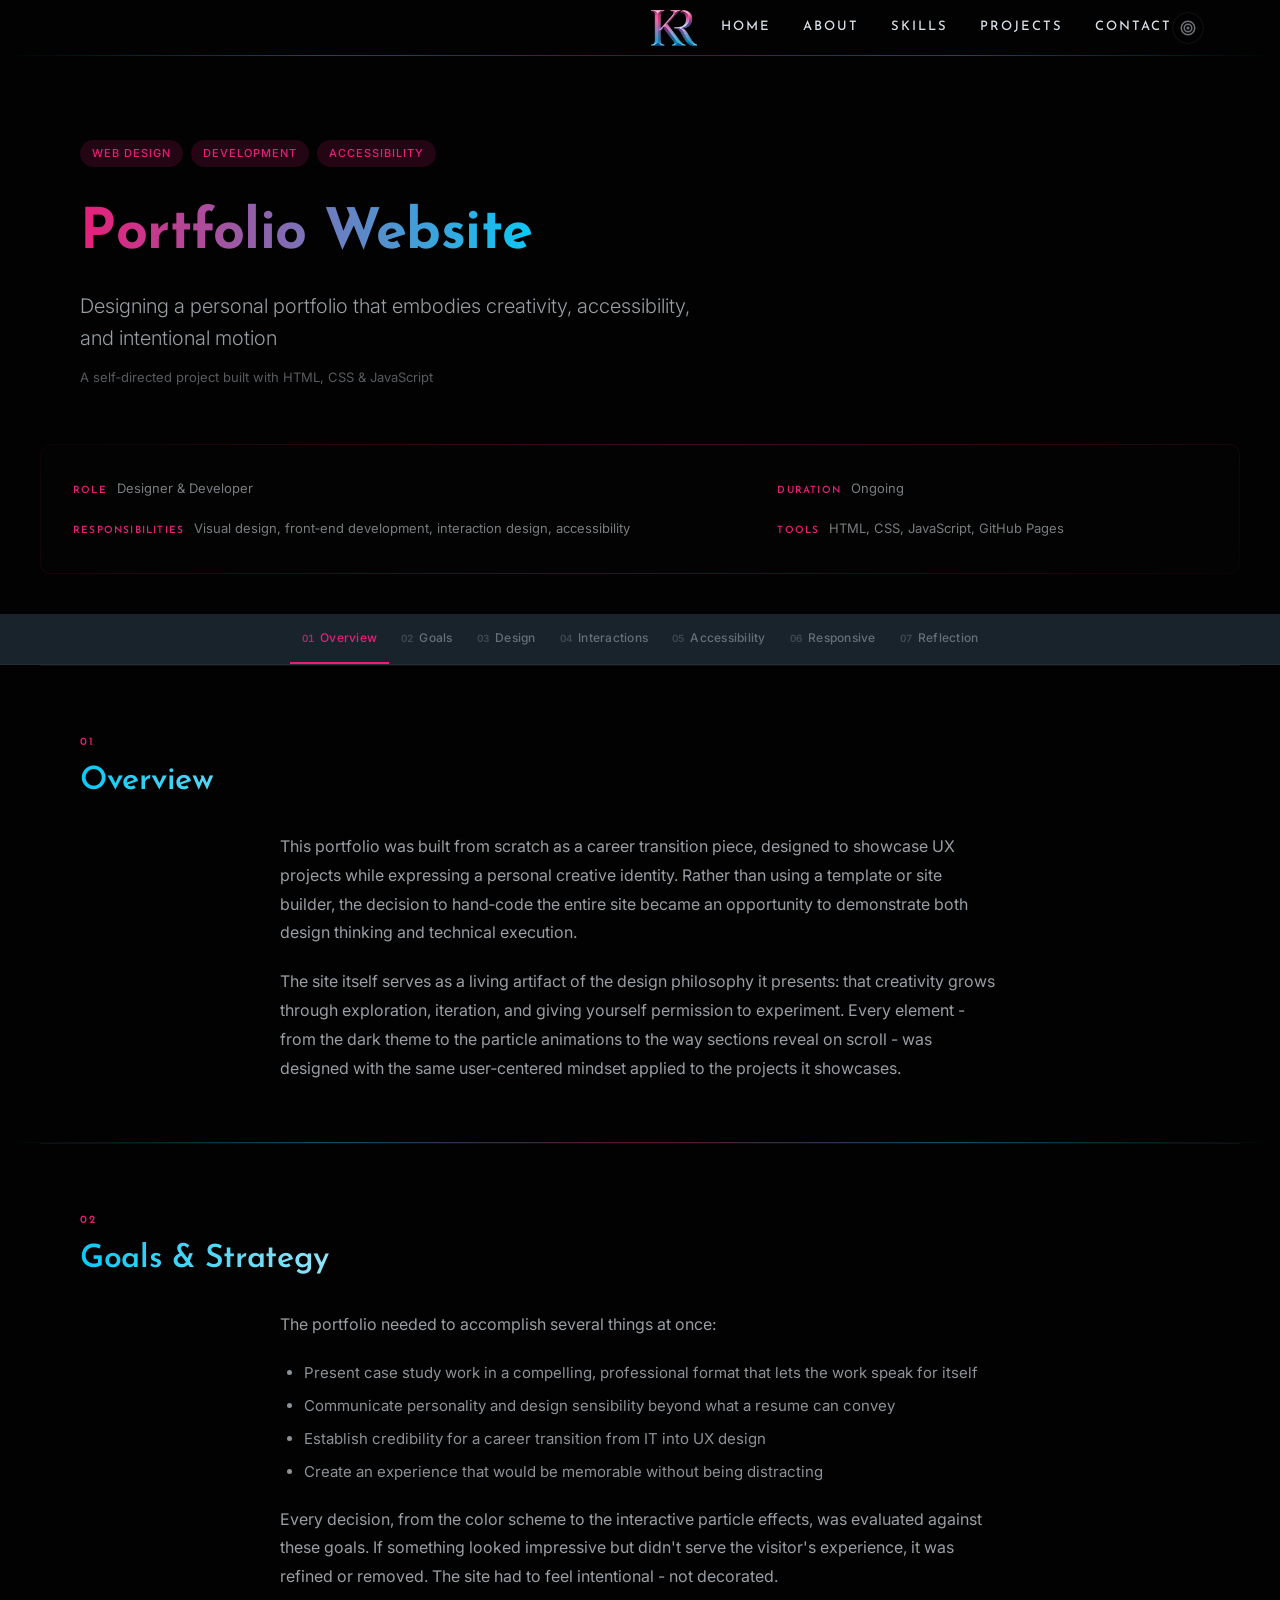
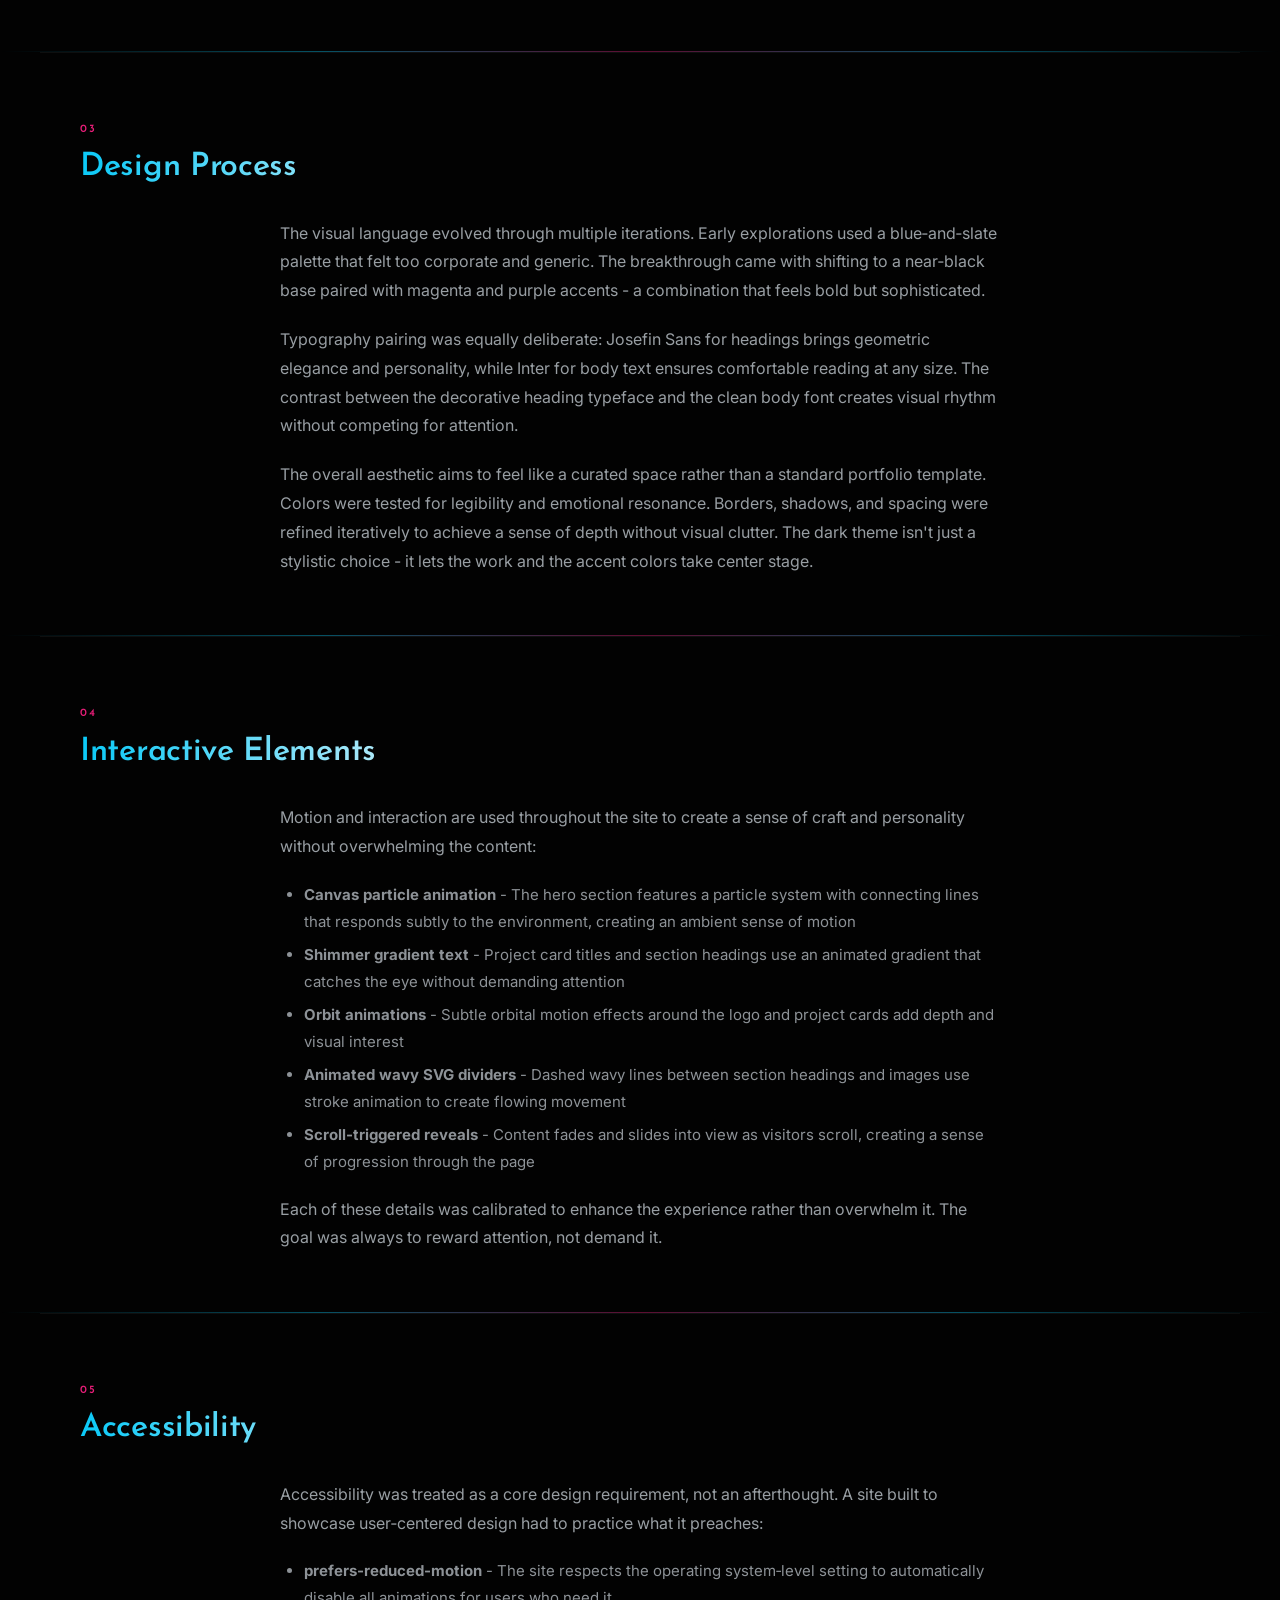
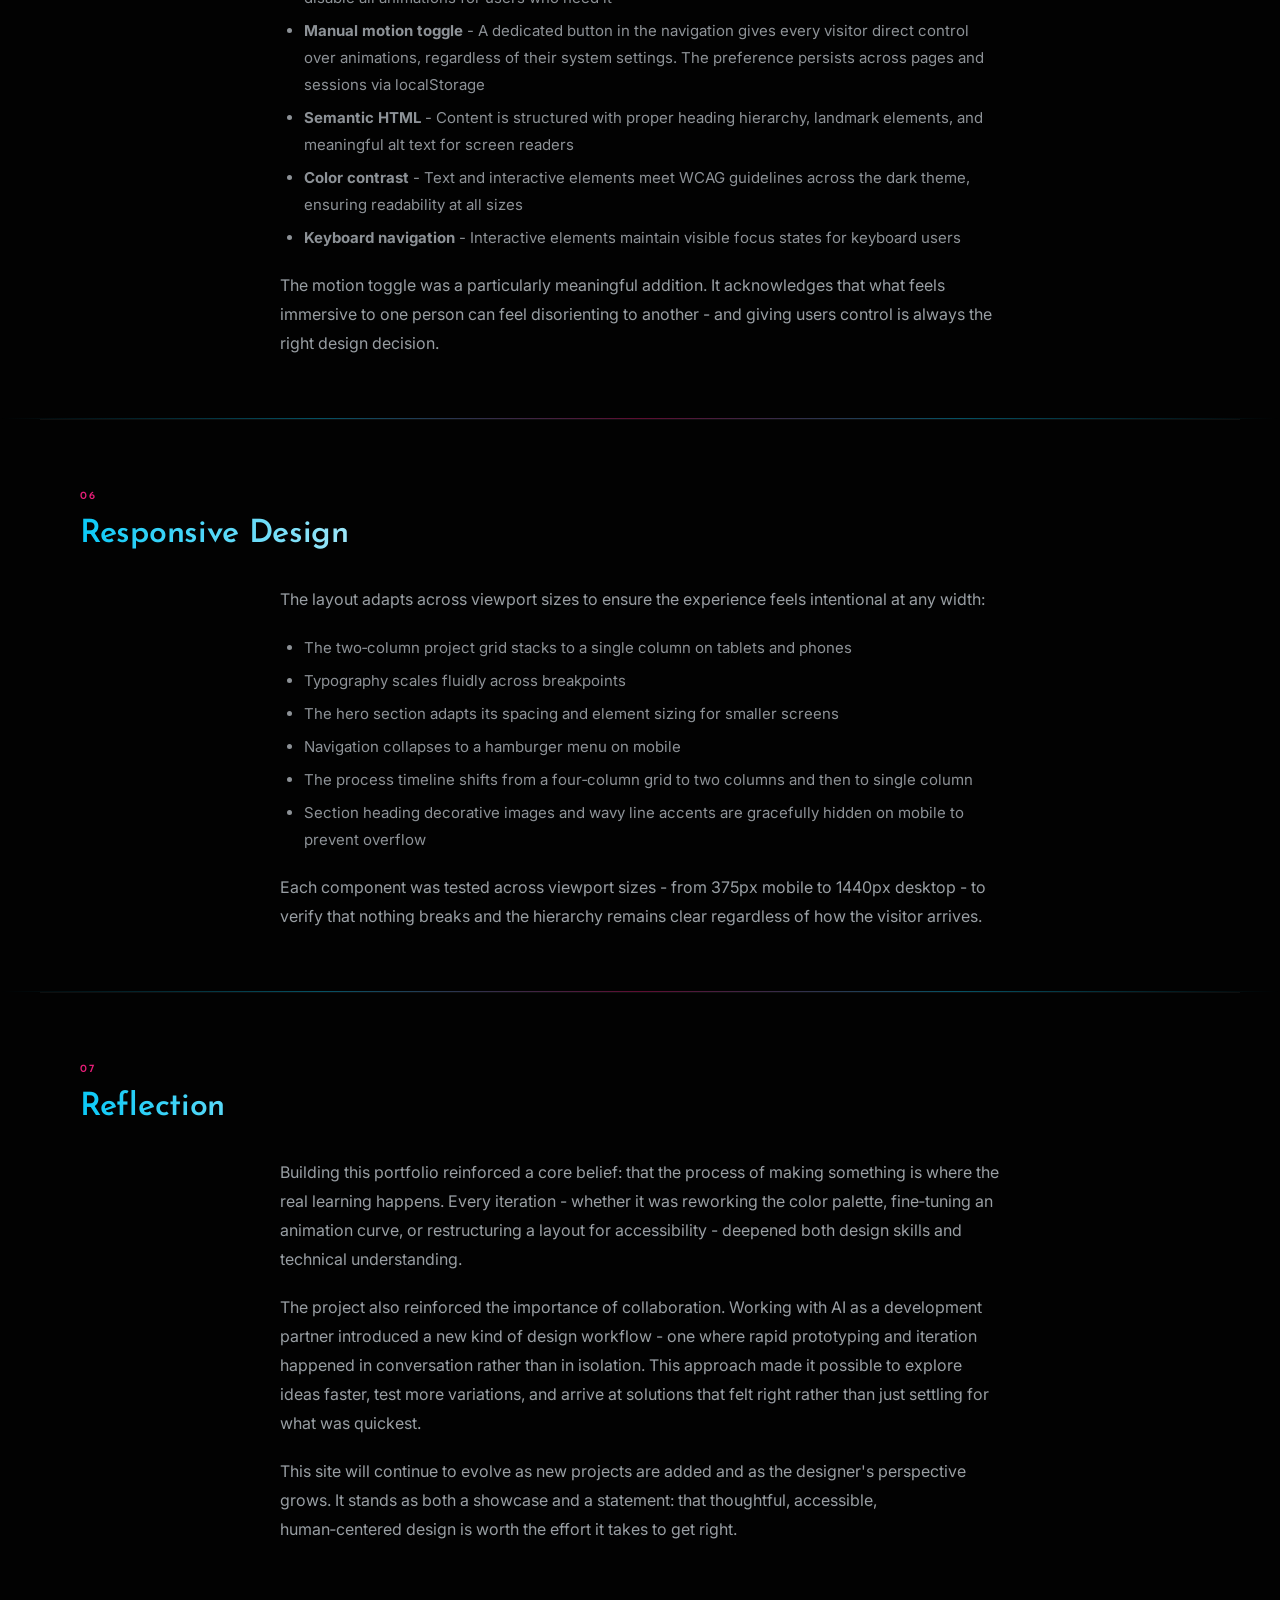
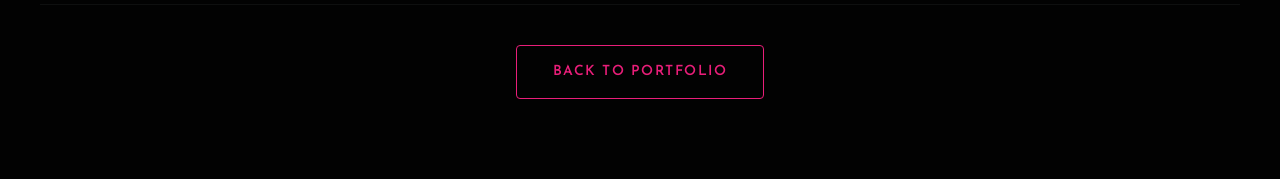
<file: portfolio-site.html>
<!DOCTYPE html>
<html lang="en">
<head>
  <meta charset="UTF-8">
  <meta name="viewport" content="width=device-width, initial-scale=1.0">
  <title>Portfolio Website - Case Study | Kristina Ryaboy</title>
  <meta name="description" content="Portfolio Website case study - Designing a personal portfolio with intentional motion, accessibility, and creative expression. By Kristina Ryaboy.">
  <link rel="icon" type="image/png" href="images/kr-tile.png?v=4">
  <link rel="apple-touch-icon" href="images/kr-tile.png?v=4">
  <!-- Open Graph -->
  <meta property="og:title" content="Portfolio Website Case Study | Kristina Ryaboy">
  <meta property="og:description" content="Designing a personal portfolio with intentional motion, accessibility, and creative expression.">
  <meta property="og:image" content="https://kristinaryaboy.github.io/KRPortfolio/images/kr-tile.png?v=4">
  <meta property="og:url" content="https://kristinaryaboy.github.io/KRPortfolio/portfolio-site.html">
  <meta property="og:type" content="article">
  <meta name="twitter:card" content="summary_large_image">
  <meta name="twitter:title" content="Portfolio Website Case Study | Kristina Ryaboy">
  <meta name="twitter:description" content="Designing a personal portfolio with intentional motion, accessibility, and creative expression.">
  <meta name="twitter:image" content="https://kristinaryaboy.github.io/KRPortfolio/images/kr-tile.png?v=4">
  <link rel="preconnect" href="https://fonts.googleapis.com">
  <link rel="preconnect" href="https://fonts.gstatic.com" crossorigin>
  <link href="https://fonts.googleapis.com/css2?family=Inter:wght@300;400;500;600&family=Josefin+Sans:wght@300;400;500;600;700&display=swap" rel="stylesheet">
  <link rel="stylesheet" href="styles.css?v=3">
</head>
<body class="case-study">

  <!-- Skip link for keyboard users -->
  <a href="#main" class="skip-link">Skip to main content</a>

  <!-- Main Navigation -->
  <nav class="nav" id="nav">
    <div class="nav-inner">
      <a href="index.html" class="nav-logo" aria-label="Home">
        <img src="images/kr-letters.png?v=4" alt="KR" class="nav-logo__img">
      </a>
      <div class="nav-links">
        <a href="index.html" class="nav-link">Home</a>
        <a href="index.html#about" class="nav-link">About</a>
        <a href="index.html#skills" class="nav-link">Skills</a>
        <a href="index.html#work" class="nav-link">Projects</a>
        <a href="index.html#contact" class="nav-link">Contact</a>
      </div>
      <button class="motion-toggle" id="motionToggle" aria-label="Toggle motion effects" title="Toggle motion effects">
        <svg class="motion-toggle__icon motion-toggle__icon--on" width="18" height="18" viewBox="0 0 24 24" fill="none" stroke="currentColor" stroke-width="2" stroke-linecap="round" stroke-linejoin="round">
          <circle cx="12" cy="12" r="1"/><circle cx="12" cy="12" r="5"/><circle cx="12" cy="12" r="9"/>
        </svg>
        <svg class="motion-toggle__icon motion-toggle__icon--off" width="18" height="18" viewBox="0 0 24 24" fill="none" stroke="currentColor" stroke-width="2" stroke-linecap="round" stroke-linejoin="round">
          <circle cx="12" cy="12" r="1"/><circle cx="12" cy="12" r="5"/><circle cx="12" cy="12" r="9"/>
          <line x1="4" y1="4" x2="20" y2="20" stroke-width="2.5"/>
        </svg>
      </button>
      <button class="nav-toggle" id="navToggle" aria-label="Toggle navigation">
        <span></span><span></span><span></span>
      </button>
    </div>
  </nav>

  <!-- Mobile Menu -->
  <div class="mobile-menu" id="mobileMenu">
    <a href="index.html" class="mobile-menu__link">Home</a>
    <a href="index.html#about" class="mobile-menu__link">About</a>
    <a href="index.html#skills" class="mobile-menu__link">Skills</a>
    <a href="index.html#work" class="mobile-menu__link">Projects</a>
    <a href="index.html#contact" class="mobile-menu__link">Contact</a>
  </div>

  <!-- Hero -->
  <header class="case-study-hero" id="main" tabindex="-1">
    <div class="case-study-hero__tags">
      <span class="tag">Web Design</span>
      <span class="tag">Development</span>
      <span class="tag">Accessibility</span>
    </div>
    <div class="case-study-hero__title-row">
      <h1 class="case-study-hero__title">Portfolio Website</h1>
    </div>
    <p class="case-study-hero__subtitle">Designing a personal portfolio that embodies creativity, accessibility, and intentional motion</p>
    <p class="case-study-hero__partner">A self&#8209;directed project built with HTML, CSS &amp; JavaScript</p>
  </header>

  <!-- Project Meta -->
  <div class="case-study-meta">
    <div class="case-study-meta__item">
      <h4>Role</h4>
      <p>Designer &amp; Developer</p>
    </div>
    <div class="case-study-meta__item">
      <h4>Duration</h4>
      <p>Ongoing</p>
    </div>
    <div class="case-study-meta__item">
      <h4>Responsibilities</h4>
      <p>Visual design, front&#8209;end development, interaction design, accessibility</p>
    </div>
    <div class="case-study-meta__item">
      <h4>Tools</h4>
      <p>HTML, CSS, JavaScript, GitHub Pages</p>
    </div>
  </div>

  <!-- Section Navigation -->
  <nav class="section-nav" id="sectionNav">
    <div class="section-nav__inner">
      <a href="#overview" class="section-nav__link section-nav__link--active" data-section="overview">
        <span class="section-nav__number">01</span>
        <span class="section-nav__text">Overview</span>
      </a>
      <a href="#goals" class="section-nav__link" data-section="goals">
        <span class="section-nav__number">02</span>
        <span class="section-nav__text">Goals</span>
      </a>
      <a href="#design" class="section-nav__link" data-section="design">
        <span class="section-nav__number">03</span>
        <span class="section-nav__text">Design</span>
      </a>
      <a href="#interactions" class="section-nav__link" data-section="interactions">
        <span class="section-nav__number">04</span>
        <span class="section-nav__text">Interactions</span>
      </a>
      <a href="#accessibility" class="section-nav__link" data-section="accessibility">
        <span class="section-nav__number">05</span>
        <span class="section-nav__text">Accessibility</span>
      </a>
      <a href="#responsive" class="section-nav__link" data-section="responsive">
        <span class="section-nav__number">06</span>
        <span class="section-nav__text">Responsive</span>
      </a>
      <a href="#reflection" class="section-nav__link" data-section="reflection">
        <span class="section-nav__number">07</span>
        <span class="section-nav__text">Reflection</span>
      </a>
    </div>
  </nav>

  <!-- 01 · Overview -->
  <section class="case-study-section" id="overview">
    <span class="case-study-section__label">01</span>
    <h2 class="case-study-section__title">Overview</h2>
    <div class="case-study-section__body case-study-section__body--centered">
      <p>This portfolio was built from scratch as a career transition piece, designed to showcase UX projects while expressing a personal creative identity. Rather than using a template or site builder, the decision to hand&#8209;code the entire site became an opportunity to demonstrate both design thinking and technical execution.</p>
      <p>The site itself serves as a living artifact of the design philosophy it presents: that creativity grows through exploration, iteration, and giving yourself permission to experiment. Every element - from the dark theme to the particle animations to the way sections reveal on scroll - was designed with the same user&#8209;centered mindset applied to the projects it showcases.</p>
    </div>
  </section>
  <div class="section-divider"></div>

  <!-- 02 · Goals & Strategy -->
  <section class="case-study-section" id="goals">
    <span class="case-study-section__label">02</span>
    <h2 class="case-study-section__title">Goals &amp; Strategy</h2>
    <div class="case-study-section__body">
      <p>The portfolio needed to accomplish several things at once:</p>
      <ul>
        <li>Present case study work in a compelling, professional format that lets the work speak for itself</li>
        <li>Communicate personality and design sensibility beyond what a resume can convey</li>
        <li>Establish credibility for a career transition from IT into UX design</li>
        <li>Create an experience that would be memorable without being distracting</li>
      </ul>
      <p>Every decision, from the color scheme to the interactive particle effects, was evaluated against these goals. If something looked impressive but didn't serve the visitor's experience, it was refined or removed. The site had to feel intentional - not decorated.</p>
    </div>
  </section>
  <div class="section-divider"></div>

  <!-- 03 · Design Process -->
  <section class="case-study-section" id="design">
    <span class="case-study-section__label">03</span>
    <h2 class="case-study-section__title">Design Process</h2>
    <div class="case-study-section__body">
      <p>The visual language evolved through multiple iterations. Early explorations used a blue&#8209;and&#8209;slate palette that felt too corporate and generic. The breakthrough came with shifting to a near&#8209;black base paired with magenta and purple accents - a combination that feels bold but sophisticated.</p>
      <p>Typography pairing was equally deliberate: Josefin Sans for headings brings geometric elegance and personality, while Inter for body text ensures comfortable reading at any size. The contrast between the decorative heading typeface and the clean body font creates visual rhythm without competing for attention.</p>
      <p>The overall aesthetic aims to feel like a curated space rather than a standard portfolio template. Colors were tested for legibility and emotional resonance. Borders, shadows, and spacing were refined iteratively to achieve a sense of depth without visual clutter. The dark theme isn't just a stylistic choice - it lets the work and the accent colors take center stage.</p>
    </div>
  </section>
  <div class="section-divider"></div>

  <!-- 04 · Interactive Elements -->
  <section class="case-study-section" id="interactions">
    <span class="case-study-section__label">04</span>
    <h2 class="case-study-section__title">Interactive Elements</h2>
    <div class="case-study-section__body">
      <p>Motion and interaction are used throughout the site to create a sense of craft and personality without overwhelming the content:</p>
      <ul>
        <li><strong>Canvas particle animation</strong> - The hero section features a particle system with connecting lines that responds subtly to the environment, creating an ambient sense of motion</li>
        <li><strong>Shimmer gradient text</strong> - Project card titles and section headings use an animated gradient that catches the eye without demanding attention</li>
        <li><strong>Orbit animations</strong> - Subtle orbital motion effects around the logo and project cards add depth and visual interest</li>
        <li><strong>Animated wavy SVG dividers</strong> - Dashed wavy lines between section headings and images use stroke animation to create flowing movement</li>
        <li><strong>Scroll&#8209;triggered reveals</strong> - Content fades and slides into view as visitors scroll, creating a sense of progression through the page</li>
      </ul>
      <p>Each of these details was calibrated to enhance the experience rather than overwhelm it. The goal was always to reward attention, not demand it.</p>
    </div>
  </section>
  <div class="section-divider"></div>

  <!-- 05 · Accessibility -->
  <section class="case-study-section" id="accessibility">
    <span class="case-study-section__label">05</span>
    <h2 class="case-study-section__title">Accessibility</h2>
    <div class="case-study-section__body">
      <p>Accessibility was treated as a core design requirement, not an afterthought. A site built to showcase user&#8209;centered design had to practice what it preaches:</p>
      <ul>
        <li><strong>prefers&#8209;reduced&#8209;motion</strong> - The site respects the operating system&#8209;level setting to automatically disable all animations for users who need it</li>
        <li><strong>Manual motion toggle</strong> - A dedicated button in the navigation gives every visitor direct control over animations, regardless of their system settings. The preference persists across pages and sessions via localStorage</li>
        <li><strong>Semantic HTML</strong> - Content is structured with proper heading hierarchy, landmark elements, and meaningful alt text for screen readers</li>
        <li><strong>Color contrast</strong> - Text and interactive elements meet WCAG guidelines across the dark theme, ensuring readability at all sizes</li>
        <li><strong>Keyboard navigation</strong> - Interactive elements maintain visible focus states for keyboard users</li>
      </ul>
      <p>The motion toggle was a particularly meaningful addition. It acknowledges that what feels immersive to one person can feel disorienting to another - and giving users control is always the right design decision.</p>
    </div>
  </section>
  <div class="section-divider"></div>

  <!-- 06 · Responsive Design -->
  <section class="case-study-section" id="responsive">
    <span class="case-study-section__label">06</span>
    <h2 class="case-study-section__title">Responsive Design</h2>
    <div class="case-study-section__body">
      <p>The layout adapts across viewport sizes to ensure the experience feels intentional at any width:</p>
      <ul>
        <li>The two&#8209;column project grid stacks to a single column on tablets and phones</li>
        <li>Typography scales fluidly across breakpoints</li>
        <li>The hero section adapts its spacing and element sizing for smaller screens</li>
        <li>Navigation collapses to a hamburger menu on mobile</li>
        <li>The process timeline shifts from a four&#8209;column grid to two columns and then to single column</li>
        <li>Section heading decorative images and wavy line accents are gracefully hidden on mobile to prevent overflow</li>
      </ul>
      <p>Each component was tested across viewport sizes - from 375px mobile to 1440px desktop - to verify that nothing breaks and the hierarchy remains clear regardless of how the visitor arrives.</p>
    </div>
  </section>
  <div class="section-divider"></div>

  <!-- 07 · Reflection -->
  <section class="case-study-section" id="reflection">
    <span class="case-study-section__label">07</span>
    <h2 class="case-study-section__title">Reflection</h2>
    <div class="case-study-section__body case-study-section__body--centered">
      <p>Building this portfolio reinforced a core belief: that the process of making something is where the real learning happens. Every iteration - whether it was reworking the color palette, fine&#8209;tuning an animation curve, or restructuring a layout for accessibility - deepened both design skills and technical understanding.</p>
      <p>The project also reinforced the importance of collaboration. Working with AI as a development partner introduced a new kind of design workflow - one where rapid prototyping and iteration happened in conversation rather than in isolation. This approach made it possible to explore ideas faster, test more variations, and arrive at solutions that felt right rather than just settling for what was quickest.</p>
      <p>This site will continue to evolve as new projects are added and as the designer's perspective grows. It stands as both a showcase and a statement: that thoughtful, accessible, human&#8209;centered design is worth the effort it takes to get right.</p>
    </div>
  </section>

  <!-- Footer -->
  <footer class="case-study-footer">
    <a href="index.html#work" class="case-study-footer__back">Back to Portfolio</a>
  </footer>

  <script>
    // Section navigation - smooth scroll & active tracking
    (function() {
      const sectionNav = document.getElementById('sectionNav');
      const navLinks = document.querySelectorAll('.section-nav__link');
      const sectionIds = ['overview','goals','design','interactions','accessibility','responsive','reflection'];

      // Smooth scroll on click
      navLinks.forEach(link => {
        link.addEventListener('click', (e) => {
          e.preventDefault();
          const targetId = link.getAttribute('data-section');
          const target = document.getElementById(targetId);
          if (target) {
            const mainNavHeight = document.getElementById('nav') ? document.getElementById('nav').offsetHeight : 0;
            const navHeight = sectionNav.offsetHeight + mainNavHeight;
            const targetTop = target.getBoundingClientRect().top + window.scrollY - navHeight - 8;
            window.scrollTo({ top: targetTop, behavior: 'smooth' });
          }
        });
      });

      // Active state on scroll + shadow when scrolled
      let ticking = false;
      window.addEventListener('scroll', () => {
        if (!ticking) {
          window.requestAnimationFrame(() => {
            const scrollY = window.scrollY;
            const mainNavHeight = document.getElementById('nav') ? document.getElementById('nav').offsetHeight : 0;
            const navHeight = sectionNav.offsetHeight + mainNavHeight;

            if (scrollY > 200) {
              sectionNav.classList.add('section-nav--scrolled');
            } else {
              sectionNav.classList.remove('section-nav--scrolled');
            }

            let currentSection = sectionIds[0];
            for (const id of sectionIds) {
              const el = document.getElementById(id);
              if (el) {
                const rect = el.getBoundingClientRect();
                if (rect.top <= navHeight + 80) {
                  currentSection = id;
                }
              }
            }

            navLinks.forEach(link => {
              link.classList.toggle('section-nav__link--active', link.getAttribute('data-section') === currentSection);
            });

            const activeLink = sectionNav.querySelector('.section-nav__link--active');
            if (activeLink) {
              const navInner = sectionNav.querySelector('.section-nav__inner');
              const linkLeft = activeLink.offsetLeft;
              const linkWidth = activeLink.offsetWidth;
              const navScrollLeft = navInner.scrollLeft;
              const navWidth = navInner.offsetWidth;
              if (linkLeft < navScrollLeft || linkLeft + linkWidth > navScrollLeft + navWidth) {
                navInner.scrollTo({ left: linkLeft - navWidth / 2 + linkWidth / 2, behavior: 'smooth' });
              }
            }

            ticking = false;
          });
          ticking = true;
        }
      });
    })();

    // Motion toggle
    (function() {
      const motionToggle = document.getElementById('motionToggle');
      if (!motionToggle) return;
      const saved = localStorage.getItem('reduceMotion');
      if (saved === 'true') {
        document.body.classList.add('reduce-motion');
      }
      if (window.matchMedia('(prefers-reduced-motion: reduce)').matches && saved === null) {
        document.body.classList.add('reduce-motion');
      }
      motionToggle.addEventListener('click', () => {
        const isReduced = document.body.classList.toggle('reduce-motion');
        localStorage.setItem('reduceMotion', isReduced);
      });
    })();

    // Mobile menu toggle
    (function() {
      const toggle = document.getElementById('navToggle');
      const menu = document.getElementById('mobileMenu');
      if (!toggle || !menu) return;
      toggle.addEventListener('click', () => {
        toggle.classList.toggle('active');
        menu.classList.toggle('active');
      });
      menu.querySelectorAll('.mobile-menu__link').forEach(link => {
        link.addEventListener('click', () => {
          toggle.classList.remove('active');
          menu.classList.remove('active');
        });
      });
    })();

    // Page transition for case study
    document.querySelectorAll('a[href]').forEach(link => {
      const href = link.getAttribute('href');
      if (href && !href.startsWith('#') && !href.startsWith('mailto:') && !href.startsWith('http') && !link.hasAttribute('download') && !link.getAttribute('target')) {
        link.addEventListener('click', (e) => {
          e.preventDefault();
          document.body.classList.add('page-exit');
          setTimeout(() => { window.location.href = href; }, 300);
        });
      }
    });
  </script>
</body>
</html>
</file>
<file: styles.css>
/* ========================================
   Kristina Ryaboy Portfolio
   Color Tokens & Reset
   ======================================== */

:root {
  --deep-slate: #030303;
  --charcoal-navy: #020202;
  --purple: #0AC9F7;
  --magenta: #E91E79;
  --magenta-dim: rgba(233, 30, 121, 0.15);
  --magenta-glow: rgba(233, 30, 121, 0.4);
  --cool-gray: #D9E1E8;
  --off-white: #F4F7FA;
  --white: #ffffff;

  --font-heading: 'Josefin Sans', sans-serif;
  --font-body: 'Inter', sans-serif;

  --nav-height: 56px;
  --container-max: 1200px;
  --section-pad: 100px;

  --ease-out: cubic-bezier(0.16, 1, 0.3, 1);
  --ease-in-out: cubic-bezier(0.65, 0, 0.35, 1);
}

*, *::before, *::after {
  margin: 0;
  padding: 0;
  box-sizing: border-box;
}

html {
  scroll-behavior: smooth;
  -webkit-font-smoothing: antialiased;
  -moz-osx-font-smoothing: grayscale;
}

body {
  font-family: var(--font-body);
  font-weight: 400;
  font-size: 16px;
  line-height: 1.7;
  color: var(--cool-gray);
  background-color: var(--deep-slate);
  overflow-x: hidden;
}

/* Skip link for keyboard accessibility
   Hidden offscreen until focused via Tab key */
.skip-link {
  position: absolute;
  top: -100px;
  left: 16px;
  background: var(--magenta);
  color: var(--white);
  padding: 12px 20px;
  font-family: var(--font-heading);
  font-size: 14px;
  font-weight: 500;
  text-decoration: none;
  border-radius: 0 0 8px 8px;
  z-index: 1000;
  transition: top 0.2s ease;
}

.skip-link:focus {
  top: 0;
  outline: 2px solid var(--white);
  outline-offset: 2px;
}

/* Page transition — fade in/out */
body {
  opacity: 0;
  animation: pageFadeIn 0.5s ease forwards;
}

body.page-exit {
  animation: pageFadeOut 0.3s ease forwards;
}

@keyframes pageFadeIn {
  from { opacity: 0; }
  to { opacity: 1; }
}

@keyframes pageFadeOut {
  from { opacity: 1; }
  to { opacity: 0; }
}

a {
  color: inherit;
  text-decoration: none;
}

ul { list-style: none; }
img { max-width: 100%; display: block; }

.container {
  width: 100%;
  max-width: var(--container-max);
  margin: 0 auto;
  padding: 0 24px;
}

/* ========================================
   Navigation
   ======================================== */

.nav {
  position: fixed;
  top: 0;
  left: 0;
  width: 100%;
  height: var(--nav-height);
  z-index: 100;
  background: rgba(3, 3, 3, 0.5);
  backdrop-filter: blur(8px);
  -webkit-backdrop-filter: blur(8px);
  transition: background 0.4s ease, box-shadow 0.4s ease;
}

.nav::after {
  content: '';
  position: absolute;
  bottom: 0;
  left: 0;
  width: 100%;
  height: 1px;
  background: linear-gradient(90deg, transparent, var(--purple), var(--magenta), var(--purple), transparent);
  opacity: 0.4;
}

.nav--scrolled {
  background: rgba(3, 3, 3, 0.95);
  backdrop-filter: blur(16px);
  -webkit-backdrop-filter: blur(16px);
  box-shadow: 0 1px 0 rgba(233, 30, 121, 0.1);
}



.nav-inner {
  max-width: var(--container-max);
  margin: 0 auto;
  padding: 0 24px;
  height: 100%;
  display: flex;
  align-items: center;
  justify-content: space-between;
}

.nav-logo {
  display: flex;
  margin-left: auto;
  margin-right: 24px;
}

.nav-logo__img {
  height: 36px;
  width: auto;
  transition: filter 0.3s ease;
}

.nav-logo:hover .nav-logo__img {
  filter: brightness(1.1) drop-shadow(0 0 8px rgba(233, 30, 121, 0.35));
}

.nav-links {
  display: flex;
  align-items: center;
  gap: 32px;
}

.nav-link {
  font-family: var(--font-heading);
  font-size: 13px;
  font-weight: 500;
  letter-spacing: 2px;
  text-transform: uppercase;
  color: var(--cool-gray);
  transition: color 0.3s ease;
  position: relative;
  padding-bottom: 2px;
}

.nav-link::after {
  content: '';
  position: absolute;
  bottom: -2px;
  left: 0;
  width: 0;
  height: 1px;
  background: var(--magenta);
  transition: width 0.3s var(--ease-out);
}

.nav-link:hover {
  color: var(--magenta);
}

.nav-link:hover::after {
  width: 100%;
}

.nav-link--active {
  color: var(--off-white);
}

.nav-link--active::after {
  width: 100%;
  background: var(--off-white);
}

.nav-toggle {
  display: none;
  flex-direction: column;
  gap: 5px;
  background: none;
  border: none;
  cursor: pointer;
  padding: 8px;
}

.nav-toggle span {
  display: block;
  width: 24px;
  height: 2px;
  background: var(--cool-gray);
  border-radius: 2px;
  transition: transform 0.3s ease, opacity 0.3s ease;
}

.nav-toggle--open span:nth-child(1) { transform: translateY(7px) rotate(45deg); }
.nav-toggle--open span:nth-child(2) { opacity: 0; }
.nav-toggle--open span:nth-child(3) { transform: translateY(-7px) rotate(-45deg); }

/* Mobile Menu */
.mobile-menu {
  position: fixed;
  top: 0;
  left: 0;
  width: 100%;
  height: 100vh;
  background: rgba(3, 3, 3, 0.97);
  backdrop-filter: blur(20px);
  display: flex;
  flex-direction: column;
  align-items: center;
  justify-content: center;
  gap: 32px;
  z-index: 99;
  opacity: 0;
  pointer-events: none;
  transition: opacity 0.4s ease;
}

.mobile-menu--open {
  opacity: 1;
  pointer-events: auto;
}

.mobile-menu__link {
  font-family: var(--font-heading);
  font-size: 28px;
  font-weight: 600;
  color: var(--off-white);
  letter-spacing: 2px;
  text-transform: uppercase;
  transition: color 0.3s ease;
}

.mobile-menu__link:hover { color: var(--magenta); }

/* ========================================
   Hero Banner
   ======================================== */

.hero {
  position: relative;
  width: 100%;
  margin-top: var(--nav-height);
  overflow: hidden;
  background: var(--deep-slate);
  padding: 20px 0;
}

.hero::before,
.hero::after {
  content: '';
  position: absolute;
  top: 0;
  width: 180px;
  height: 100%;
  pointer-events: none;
  z-index: 1;
}

.hero::before {
  left: 0;
  background: linear-gradient(to right, rgba(233, 30, 121, 0.03), transparent);
}

.hero::after {
  right: 0;
  background: linear-gradient(to left, rgba(233, 30, 121, 0.03), transparent);
}

#heroCanvas {
  position: absolute;
  inset: 0;
  width: 100%;
  height: 100%;
  pointer-events: none;
  opacity: 0.38;
}

.hero-inner {
  position: relative;
  z-index: 2;
  max-width: var(--container-max);
  margin: 0 auto;
  padding: 0 48px;
  display: flex;
  align-items: center;
  gap: 64px;
}

.hero-logo {
  flex-shrink: 0;
  width: clamp(180px, 22vw, 320px);
  height: clamp(180px, 22vw, 320px);
  display: flex;
  align-items: center;
  justify-content: center;
  position: relative;
  z-index: 0;
  overflow: visible;
}

.hero-logo::before {
  content: '';
  position: absolute;
  width: 130%;
  height: 130%;
  top: 50%;
  left: 50%;
  transform: translate(-50%, -50%);
  background: url('images/BehindKRLogo.png') center/contain no-repeat;
  opacity: 0.9;
  pointer-events: none;
  z-index: -1;
  mask: radial-gradient(circle, black 49%, transparent 50%);
  -webkit-mask: radial-gradient(circle, black 49%, transparent 50%);
}

.hero-logo__orbit {
  position: absolute;
  top: 50%;
  left: 50%;
  transform: translate(-50%, -50%);
  width: 140%;
  height: 140%;
  z-index: 0;
  pointer-events: none;
  opacity: 0;
  transition: opacity 1.5s ease;
}

body.ambient-ready .hero-logo__orbit {
  opacity: 1;
}

.hero-logo__img {
  position: relative;
  z-index: 1;
  width: 65%;
  height: auto;
  filter: drop-shadow(0 0 40px rgba(233, 30, 121, 0.15));
  opacity: 0.85;
  position: relative;
}

.hero-text {
  flex: 1;
}


.hero-name {
  font-family: var(--font-heading);
  font-size: clamp(28px, 4.5vw, 56px);
  font-weight: 300;
  letter-spacing: clamp(4px, 1vw, 10px);
  text-transform: uppercase;
  line-height: 1.2;
  margin-bottom: 16px;
}

.hero-name__first {
  margin-right: 0.3em;
  background: linear-gradient(90deg, var(--magenta) 0%, var(--purple) 50%, var(--magenta) 100%);
  background-size: 200% 100%;
  -webkit-background-clip: text;
  background-clip: text;
  -webkit-text-fill-color: transparent;
  animation: shimmerText 6s ease-in-out infinite;
}

.hero-name__last {
  font-weight: 600;
  background: linear-gradient(90deg, var(--magenta) 0%, var(--purple) 50%, var(--magenta) 100%);
  background-size: 200% 100%;
  -webkit-background-clip: text;
  background-clip: text;
  -webkit-text-fill-color: transparent;
  animation: shimmerText 6s ease-in-out infinite;
}
}

.hero-rule {
  width: 100%;
  max-width: 480px;
  height: 1px;
  background: linear-gradient(90deg, rgba(217, 225, 232, 0.15), rgba(233, 30, 121, 0.3), rgba(217, 225, 232, 0.08));
  margin-bottom: 20px;
}

.hero-subtitle {
  font-family: var(--font-heading);
  font-size: clamp(10px, 1.5vw, 15px);
  font-weight: 400;
  letter-spacing: clamp(2px, 0.5vw, 5px);
  text-transform: uppercase;
  color: var(--purple);
  margin-bottom: 20px;
}

.hero-tagline {
  font-family: var(--font-heading);
  font-size: clamp(12px, 1.8vw, 18px);
  font-weight: 500;
  letter-spacing: clamp(3px, 0.6vw, 6px);
  text-transform: uppercase;
  color: var(--off-white);
}

.hero-tagline span {
  display: inline-block;
  margin-right: 0.2em;
}

.hero-tagline--accent {
  color: var(--magenta);
}

/* ========================================
   Welcome Section
   ======================================== */

.welcome {
  padding: 72px 0 64px;
  text-align: center;
  background: var(--deep-slate);
  position: relative;
}


.welcome-heading {
  font-family: var(--font-heading);
  font-size: clamp(40px, 6vw, 68px);
  font-weight: 300;
  color: var(--off-white);
  letter-spacing: 1px;
  margin-bottom: 24px;
  display: flex;
  justify-content: center;
  flex-wrap: wrap;
}

.welcome-letter {
  display: inline-block;
  opacity: 0;
  transform: translateY(-52px);
  transition: none;
}

.welcome-heading--animate .welcome-letter {
  animation: letterDrop 0.55s cubic-bezier(0.22, 1.4, 0.36, 1) forwards;
}

@keyframes letterDrop {
  0% {
    opacity: 0;
    transform: translateY(-52px);
  }
  65% {
    opacity: 1;
    transform: translateY(7px);
  }
  100% {
    opacity: 1;
    transform: translateY(0);
  }
}

.welcome-divider {
  width: 200px;
  height: 2px;
  background: linear-gradient(90deg, transparent, var(--magenta), transparent);
  margin: 0 auto 40px;
  opacity: 0;
  animation: fadeUp 0.8s var(--ease-out) 0.3s forwards;
}

.welcome-philosophy {
  max-width: 720px;
  margin: 0 auto;
  opacity: 0;
  transform: translateY(20px);
  animation: fadeUp 0.8s var(--ease-out) 0.5s forwards;
}

/* Two-column welcome: philosophy left, portrait right */
.welcome-grid {
  display: grid;
  grid-template-columns: minmax(auto, 640px) clamp(240px, 30vw, 360px);
  justify-content: center;
  align-items: center;
  gap: clamp(24px, 3vw, 48px);
}

.welcome-grid .welcome-content {
  text-align: center;
}

.welcome-grid .welcome-heading {
  justify-content: center;
}

.welcome-grid .welcome-philosophy {
  max-width: 620px;
  margin: 0 auto;
}

.welcome-portrait {
  justify-self: center;
  width: clamp(220px, 30vw, 340px);
  aspect-ratio: 1;
  border-radius: 44px;
  padding: 7px;
  background: linear-gradient(145deg, rgba(96, 104, 118, 0.38) 0%, var(--purple) 44%, var(--purple) 100%);
  box-shadow:
    0 0 0 1px rgba(233, 30, 121, 0.4),
    0 0 11px 1px rgba(233, 30, 121, 0.5),
    0 0 40px rgba(10, 201, 247, 0.12);
  opacity: 0;
  transform: translateY(20px) scale(0.96);
  animation: fadeUp 0.9s var(--ease-out) 0.65s forwards;
}

.welcome-portrait__img {
  width: 100%;
  height: 100%;
  object-fit: cover;
  border-radius: 40px;
  display: block;
  border: 3px solid var(--deep-slate);
}

@media (max-width: 820px) {
  .welcome-grid {
    grid-template-columns: 1fr;
    gap: 36px;
  }
  .welcome-grid .welcome-content {
    text-align: center;
    order: 2;
  }
  .welcome-grid .welcome-heading {
    justify-content: center;
  }
  .welcome-grid .welcome-philosophy {
    max-width: 720px;
    margin: 0 auto;
  }
  .welcome-portrait {
    order: 1;
  }
}

.welcome-label {
  font-family: var(--font-heading);
  font-size: 14px;
  font-weight: 500;
  letter-spacing: 1px;
  color: var(--cool-gray);
  margin-bottom: 8px;
}

.welcome-text {
  font-size: 16px;
  color: var(--magenta);
  margin-bottom: 28px;
  line-height: 1.7;
}

.welcome-quote {
  font-family: var(--font-heading);
  font-size: 15px;
  font-weight: 300;
  line-height: 1.8;
  color: rgba(217, 225, 232, 0.55);
  font-style: italic;
  padding: 16px 32px;
  position: relative;
}

.welcome-quote::before,
.welcome-quote::after {
  content: '';
  position: absolute;
  top: 50%;
  transform: translateY(-50%);
  width: 2px;
  height: 60%;
  border-radius: 1px;
}

.welcome-quote::before {
  left: 0;
  background: linear-gradient(to bottom, transparent, rgba(233, 30, 121, 0.35), transparent);
  box-shadow: 0 0 8px rgba(233, 30, 121, 0.15);
}

.welcome-quote::after {
  right: 0;
  background: linear-gradient(to bottom, transparent, rgba(233, 30, 121, 0.35), transparent);
  box-shadow: 0 0 8px rgba(233, 30, 121, 0.15);
}

@keyframes fadeUp {
  to {
    opacity: 1;
    transform: translateY(0);
  }
}

/* ========================================
   Section Cards (About / Process / Work)
   ======================================== */

/* ── Nav Banner (gradient-ring section links) ── */
.nav-banner {
  position: relative;
  max-width: 900px;
  margin: 0 auto;
  padding: 24px 16px 60px;
}

.nav-banner__overlay {
  display: flex;
  justify-content: center;
  align-items: center;
  gap: clamp(14px, 4vw, 64px);
}

.nav-banner__zone {
  position: relative;
  flex: 0 0 auto;
  width: clamp(100px, 22vw, 200px);
  aspect-ratio: 1;
  border-radius: 50%;
  padding: 5px;
  background: linear-gradient(145deg, rgba(96, 104, 118, 0.38) 0%, var(--purple) 44%, var(--purple) 100%);
  box-shadow:
    0 0 0 1px rgba(233, 30, 121, 0.4),
    0 0 9px 1px rgba(233, 30, 121, 0.55),
    0 12px 26px rgba(0, 0, 0, 0.55),
    0 0 30px rgba(10, 201, 247, 0.12),
    inset 0 2px 3px rgba(255, 255, 255, 0.34),
    inset 0 -3px 6px rgba(0, 0, 0, 0.45);
  text-decoration: none;
  cursor: pointer;
  transition: transform 0.4s var(--ease-out), box-shadow 0.3s ease;
}

.nav-banner__zone:hover {
  transform: translateY(-6px);
  box-shadow:
    0 0 0 1px rgba(233, 30, 121, 0.55),
    0 0 15px 2px rgba(233, 30, 121, 0.7),
    0 18px 34px rgba(0, 0, 0, 0.6),
    0 0 44px rgba(10, 201, 247, 0.28),
    inset 0 2px 3px rgba(255, 255, 255, 0.46),
    inset 0 -3px 6px rgba(0, 0, 0, 0.45);
}

.nav-banner__label {
  position: relative;
  overflow: hidden;
  width: 100%;
  height: 100%;
  border-radius: 50%;
  background:
    radial-gradient(circle at 50% 28%, rgba(255, 255, 255, 0.12) 0%, rgba(255, 255, 255, 0.02) 45%, rgba(0, 0, 0, 0.28) 100%),
    rgba(10, 12, 18, 0.5);
  backdrop-filter: blur(6px);
  -webkit-backdrop-filter: blur(6px);
  box-shadow:
    inset 0 1px 1px rgba(255, 255, 255, 0.4),
    inset 0 -12px 22px rgba(0, 0, 0, 0.55),
    inset 0 0 0 1px rgba(255, 255, 255, 0.08);
  display: flex;
  align-items: center;
  justify-content: center;
  font-family: var(--font-heading);
  font-size: clamp(10px, 1.4vw, 15px);
  font-weight: 600;
  letter-spacing: clamp(1px, 0.35vw, 3px);
  text-transform: uppercase;
  color: rgba(217, 225, 232, 0.85);
  transition: color 0.3s ease, letter-spacing 0.4s var(--ease-out);
}

/* Glass reflection highlight near the top of the lens */
.nav-banner__label::before {
  content: '';
  position: absolute;
  top: 9%;
  left: 29%;
  width: 42%;
  height: 24%;
  border-radius: 50%;
  background: linear-gradient(180deg, rgba(255, 255, 255, 0.26), rgba(255, 255, 255, 0));
  filter: blur(1px);
  z-index: 1;
  pointer-events: none;
}

.nav-banner__txt {
  position: relative;
  z-index: 2;
}

.nav-banner__zone:hover .nav-banner__label {
  color: #ffffff;
  letter-spacing: 4px;
}

/* ========================================
   Section Shared Styles
   ======================================== */

.section {
  padding: var(--section-pad) 0;
  position: relative;
}

.section-divider {
  width: 100%;
  height: 1px;
  background: linear-gradient(90deg, transparent, var(--purple), var(--magenta), var(--purple), transparent);
  opacity: 0.4;
}

.section-heading {
  margin-bottom: 64px;
}

.section-heading__label {
  display: block;
  font-family: var(--font-body);
  font-size: 13px;
  font-weight: 500;
  letter-spacing: 3px;
  text-transform: uppercase;
  color: var(--magenta);
  margin-bottom: 8px;
}

.section-heading__title {
  display: block;
  font-family: var(--font-heading);
  font-size: clamp(36px, 5vw, 56px);
  font-weight: 700;
  letter-spacing: 2px;
  text-transform: uppercase;
  background: linear-gradient(90deg, var(--magenta) 0%, var(--purple) 50%, var(--magenta) 100%);
  background-size: 200% 100%;
  -webkit-background-clip: text;
  background-clip: text;
  -webkit-text-fill-color: transparent;
  animation: shimmerText 6s ease-in-out infinite;
}

/* ========================================
   About Section
   ======================================== */

.about {
  background: var(--charcoal-navy);
}

.about-layout {
  display: grid;
  grid-template-columns: 1fr 1.3fr;
  gap: 64px;
  align-items: start;
}

.about-visual__landscape {
  width: 100%;
  aspect-ratio: 4 / 3;
  border-radius: 12px;
  overflow: hidden;
  background: linear-gradient(135deg, var(--charcoal-navy), var(--deep-slate));
  border: 1px solid rgba(217, 225, 232, 0.06);
  position: relative;
}

#aboutCanvas {
  width: 100%;
  height: 100%;
}

.about-lead {
  font-family: var(--font-heading);
  font-size: 16px;
  font-weight: 400;
  line-height: 1.6;
  color: var(--magenta);
  margin-bottom: 20px;
}

.about-content p {
  font-family: var(--font-heading);
  font-size: 16px;
  font-weight: 400;
  line-height: 1.6;
  margin-bottom: 16px;
  color: rgba(217, 225, 232, 0.7);
}

.about-content p.about-lead {
  color: var(--magenta);
}

.section-heading-row {
  display: flex;
  align-items: center;
  justify-content: space-between;
  gap: 32px;
  margin-bottom: 64px;
}

.section-heading-row .section-heading {
  margin-bottom: 0;
  flex-shrink: 0;
  min-width: 200px;
}

.section-heading-wave {
  flex: 1;
  height: 20px;
  overflow: visible;
}

.section-heading-wave__path {
  stroke-dasharray: 8 6;
  stroke-dashoffset: 0;
  animation: waveDash 4s linear infinite;
  animation-play-state: paused;
}

body.ambient-ready .section-heading-wave__path {
  animation-play-state: running;
}

@keyframes waveDash {
  to {
    stroke-dashoffset: -28;
  }
}

.section-banner {
  max-height: 160px;
  max-width: 50%;
  object-fit: contain;
  border-radius: 10px;
  opacity: 0.75;
  margin-left: auto;
}

.section-banner--mid {
  margin-left: 0;
  max-width: 30%;
  flex-shrink: 0;
}

.section-banner--video {
  overflow: hidden;
  border-radius: 10px;
}

/* Shorten waves in work section so video aligns with Process/Tools images */
.work .section-heading-wave {
  flex: 0.5;
}

.section-banner--video video {
  width: 100%;
  height: 100%;
  object-fit: cover;
  display: block;
}

.work-banner {
  margin-top: 40px;
  margin-bottom: 56px;
  border-radius: 12px;
  overflow: hidden;
  max-height: 240px;
  max-width: 85%;
  margin-left: auto;
  margin-right: auto;
}

.work-banner img {
  width: 100%;
  height: 100%;
  object-fit: cover;
  object-position: right center;
  display: block;
}

.about-banner {
  max-height: 200px;
  width: auto;
  object-fit: contain;
  border-radius: 10px;
  opacity: 0.75;
}

/* ── About Photo Cards ── */
.about-photos {
  display: flex;
  flex-direction: column;
  align-items: center;
  gap: 12px;
  margin-top: 24px;
  max-width: 70%;
  margin-left: auto;
  margin-right: auto;
}

.about-photo-card {
  position: relative;
  border-radius: 10px;
  border: 2px solid rgba(233, 30, 121, 0.4);
  transition: transform 0.3s ease, box-shadow 0.3s ease;
}

.about-photo-card img {
  border-radius: 8px;
}

.about-photo-card:hover {
  transform: translateY(-4px);
  box-shadow: 0 8px 24px rgba(0, 0, 0, 0.3);
}

.about-photo-card--featured {
  max-width: 100%;
}

.about-photo-card--featured img {
  max-height: 200px;
  width: auto;
  object-fit: contain;
  display: block;
}

.about-photos-row {
  display: grid;
  grid-template-columns: repeat(2, 1fr);
  gap: 16px;
  width: 100%;
}

.about-photos-row .about-photo-card {
  aspect-ratio: 1;
}

.about-photos-row .about-photo-card img {
  width: 100%;
  height: 100%;
  object-fit: cover;
  display: block;
}

.about-skills {
  display: grid;
  grid-template-columns: repeat(3, 1fr);
  gap: 32px;
  margin-top: 40px;
  padding-top: 40px;
  border-top: 1px solid rgba(217, 225, 232, 0.08);
}

.skill-group__title {
  font-family: var(--font-heading);
  font-size: 13px;
  font-weight: 600;
  letter-spacing: 2px;
  text-transform: uppercase;
  color: var(--magenta);
  margin-bottom: 16px;
}

.skill-list li {
  font-size: 14px;
  color: rgba(217, 225, 232, 0.6);
  padding: 5px 0;
  transition: color 0.3s ease;
}

.skill-list li:hover { color: var(--off-white); }

/* ── About Gallery Thumbnails ── */
.about-gallery {
  margin-top: 48px;
  overflow: hidden;
  mask-image: linear-gradient(90deg, transparent, black 5%, black 95%, transparent);
  -webkit-mask-image: linear-gradient(90deg, transparent, black 5%, black 95%, transparent);
}

.about-gallery__strip {
  display: flex;
  gap: 12px;
  width: max-content;
  animation: galleryScroll 40s linear infinite;
}

.about-gallery__strip:hover {
  animation-play-state: paused;
}

.about-gallery__thumb {
  width: 120px;
  height: 120px;
  object-fit: cover;
  border-radius: 8px;
  border: 1px solid rgba(217, 225, 232, 0.08);
  opacity: 0.7;
  transition: opacity 0.3s ease, transform 0.3s ease, border-color 0.3s ease;
  flex-shrink: 0;
}

.about-gallery__thumb:hover {
  opacity: 1;
  transform: scale(1.08);
  border-color: rgba(233, 30, 121, 0.3);
  z-index: 2;
}

@keyframes galleryScroll {
  0% { transform: translateX(0); }
  100% { transform: translateX(-50%); }
}

/* ========================================
   Process Section
   ======================================== */

.process {
  background: var(--deep-slate);
}

.process-timeline {
  display: grid;
  grid-template-columns: repeat(4, 1fr);
  gap: 32px;
  position: relative;
}

.process-timeline::before {
  content: '';
  position: absolute;
  top: 44px;
  left: calc(12.5% + 16px);
  right: calc(12.5% + 16px);
  height: 1px;
  background: linear-gradient(90deg, transparent, rgba(233, 30, 121, 0.3) 20%, rgba(233, 30, 121, 0.3) 80%, transparent);
}

.process-step {
  text-align: center;
  position: relative;
}

.process-step__icon {
  width: 88px;
  height: 88px;
  margin: 0 auto 28px;
  display: flex;
  align-items: center;
  justify-content: center;
  border-radius: 50%;
  border: 1px solid rgba(233, 30, 121, 0.2);
  background: var(--charcoal-navy);
  color: var(--magenta);
  transition: border-color 0.4s ease, box-shadow 0.4s ease;
  position: relative;
  z-index: 2;
}

.process-step__icon svg { width: 36px; height: 36px; }

.process-step:hover .process-step__icon {
  border-color: var(--magenta);
  box-shadow: 0 0 30px rgba(233, 30, 121, 0.15);
}

.process-step__title {
  font-family: var(--font-heading);
  font-size: 20px;
  font-weight: 600;
  color: var(--off-white);
  margin-bottom: 12px;
  letter-spacing: 1px;
}

.process-step__desc {
  font-size: 14px;
  line-height: 1.7;
  color: rgba(217, 225, 232, 0.6);
}

.process-step::before {
  content: attr(data-step);
  position: absolute;
  top: -12px;
  right: 20%;
  font-family: var(--font-heading);
  font-size: 64px;
  font-weight: 700;
  color: rgba(233, 30, 121, 0.06);
  letter-spacing: -2px;
  z-index: 1;
}

/* ========================================
   Work Section
   ======================================== */

/* ── Skills & Tools ── */
.skills-grid {
  display: grid;
  grid-template-columns: repeat(4, 1fr);
  gap: 32px;
}

.skills-category {
  padding: 28px;
  background: rgba(217, 225, 232, 0.02);
  border: 1px solid rgba(217, 225, 232, 0.06);
  border-radius: 10px;
  transition: border-color 0.3s ease, background 0.3s ease;
}

.skills-category:hover {
  border-color: rgba(233, 30, 121, 0.2);
  background: rgba(233, 30, 121, 0.02);
}

.skills-category__title {
  font-family: var(--font-heading);
  font-size: 13px;
  font-weight: 600;
  letter-spacing: 1.2px;
  text-transform: uppercase;
  color: var(--magenta);
  margin-bottom: 20px;
  padding-bottom: 12px;
  border-bottom: 1px solid rgba(233, 30, 121, 0.15);
}

.skills-list {
  list-style: none;
  padding: 0;
  margin: 0;
  display: flex;
  flex-direction: column;
  gap: 10px;
}

.skills-list__item {
  font-family: var(--font-body);
  font-size: 14px;
  color: rgba(217, 225, 232, 0.6);
  line-height: 1.5;
  padding-left: 16px;
  position: relative;
}

.skills-list__item::before {
  content: '';
  position: absolute;
  left: 0;
  top: 8px;
  width: 5px;
  height: 5px;
  border-radius: 50%;
  background: rgba(233, 30, 121, 0.4);
}

.skills-list__note {
  display: block;
  font-size: 12px;
  color: rgba(217, 225, 232, 0.35);
  font-style: italic;
  margin-top: 2px;
}

.skills-resume {
  text-align: center;
  margin-top: 40px;
}

.skills-resume__btn {
  display: inline-flex;
  align-items: center;
  gap: 8px;
  padding: 12px 28px;
  border: 1px solid rgba(233, 30, 121, 0.4);
  border-radius: 6px;
  color: var(--magenta);
  text-decoration: none;
  font-family: var(--font-body);
  font-size: 14px;
  font-weight: 500;
  letter-spacing: 0.03em;
  transition: all 0.3s ease;
}

.skills-resume__btn:hover {
  background: rgba(233, 30, 121, 0.08);
  border-color: var(--magenta);
  box-shadow: 0 0 20px rgba(233, 30, 121, 0.1);
}

.skills-resume__btn svg {
  width: 18px;
  height: 18px;
}

.work {
  background: var(--charcoal-navy);
}



.work-grid {
  display: grid;
  grid-template-columns: repeat(2, 1fr);
  gap: 24px;
  max-width: 85%;
  margin: 0 auto;
}

.project-card {
  background: var(--deep-slate);
  border-radius: 12px;
  overflow: hidden;
  border: 1px solid rgba(217, 225, 232, 0.06);
  transition: transform 0.4s var(--ease-out), border-color 0.4s ease, box-shadow 0.4s ease;
  cursor: pointer;
}

.project-card:hover {
  border-color: rgba(233, 30, 121, 0.25);
  box-shadow: 0 20px 60px rgba(0, 0, 0, 0.3), 0 0 40px rgba(233, 30, 121, 0.08);
}

.project-card--featured {
  grid-column: 1 / -1;
}

.project-card-link--featured {
  grid-column: 1 / -1;
}

.project-card__image--logo-only {
  display: flex;
  align-items: center;
  justify-content: center;
}

.project-card__logo--centered {
  position: relative;
  width: 50%;
  max-width: 180px;
  height: auto;
  z-index: 1;
}

.project-card__image {
  position: relative;
  aspect-ratio: 16 / 7;
  overflow: hidden;
  background: var(--deep-slate);
}

.project-card--featured .project-card__image { aspect-ratio: 21 / 9; }

/* Portfolio website card — shorter image, no phone frames */
.project-card--horizontal {
  display: flex;
  flex-direction: row;
  align-items: center;
}

.project-card--horizontal .project-card__info {
  flex: 1;
  padding: 32px 40px;
}

.project-card--horizontal .project-card__image--web {
  flex: 0 0 40%;
  max-width: 40%;
  aspect-ratio: auto !important;
  overflow: hidden;
  border-radius: 0 12px 12px 0;
  height: 100%;
}

/* Sneak Peek card: rolling magenta gradient border */
.project-card--sneak-peek .project-card__image--web {
  padding: 3px;
  border-radius: 12px;
  overflow: visible;
  background-image: linear-gradient(
    90deg,
    #e91e8c 0%,
    rgba(233, 30, 121, 0.35) 15%,
    rgba(217, 225, 232, 0.55) 30%,
    rgba(233, 30, 121, 0.45) 45%,
    #e91e8c 60%,
    rgba(233, 30, 121, 0.35) 75%,
    rgba(217, 225, 232, 0.55) 90%,
    #e91e8c 100%
  );
  background-size: 300% 100%;
  background-position: 0% 0%;
  animation: sneak-shimmer 5s linear infinite;
  flex: 0 0 40%;
  max-width: 40%;
}

.project-card--sneak-peek .project-card__image--web .project-card__web-img {
  border-radius: 9px;
  display: block;
  width: 100%;
  height: 100%;
  object-fit: cover;
}

@keyframes sneak-shimmer {
  from { background-position: 0% 0%; }
  to { background-position: 300% 0%; }
}

body.reduce-motion .project-card--sneak-peek .project-card__image--web {
  animation: none !important;
}

@media (prefers-reduced-motion: reduce) {
  .project-card--sneak-peek .project-card__image--web {
    animation: none;
  }
}

.project-card__web-img {
  width: 100%;
  height: 100%;
  object-fit: cover;
  object-position: center;
  display: block;
  transition: transform 0.4s ease, opacity 0.4s ease;
  opacity: 0.85;
}

.project-card:hover .project-card__web-img {
  transform: scale(1.03);
  opacity: 1;
}

.project-card__overlay {
  position: absolute;
  inset: 0;
  background: rgba(3, 3, 3, 0.8);
  display: flex;
  align-items: center;
  justify-content: center;
  opacity: 0;
  transition: opacity 0.4s ease;
}

.project-card:hover .project-card__overlay { opacity: 1; }

.project-card__cta {
  display: block;
  width: 100%;
  text-align: center;
  font-family: var(--font-heading);
  font-size: 10px;
  font-weight: 600;
  letter-spacing: 2px;
  text-transform: uppercase;
  color: var(--magenta);
  border: 1px solid var(--magenta);
  padding: 8px 18px;
  border-radius: 8px;
  margin-top: 12px;
  transition: background 0.3s ease, color 0.3s ease;
}

.project-card__cta:hover {
  background: var(--magenta);
  color: var(--white);
}

.project-card__info { padding: 28px 32px 32px; }

.project-card__tags {
  display: flex;
  gap: 8px;
  margin-bottom: 12px;
  flex-wrap: wrap;
}

.tag {
  font-family: var(--font-body);
  font-size: 11px;
  font-weight: 500;
  letter-spacing: 1px;
  text-transform: uppercase;
  color: var(--magenta);
  background: var(--magenta-dim);
  padding: 4px 12px;
  border-radius: 100px;
}

.project-card__title {
  font-family: var(--font-heading);
  font-size: 30px;
  font-weight: 600;
  margin-bottom: 10px;
  background: linear-gradient(90deg, var(--magenta) 0%, var(--purple) 50%, var(--magenta) 100%);
  background-size: 200% 100%;
  -webkit-background-clip: text;
  background-clip: text;
  -webkit-text-fill-color: transparent;
  animation: shimmerText 6s ease-in-out infinite;
}

@keyframes shimmerText {
  0%, 100% { background-position: 100% 0; }
  50% { background-position: 0% 0; }
}

.project-card__desc {
  font-size: 15px;
  line-height: 1.7;
  color: rgba(217, 225, 232, 0.7);
}

/* Placeholder visuals */
.project-card__placeholder {
  width: 100%;
  height: 100%;
  display: flex;
  align-items: center;
  justify-content: center;
  padding: 32px;
}

.project-gallery-canvas {
  width: 100%;
  height: 100%;
}

/* Flip card layout */
.project-card__image--flip {
  perspective: 1200px;
}

.project-card__flip-inner {
  width: 100%;
  height: 100%;
  transition: transform 0.8s var(--ease-in-out);
  transform-style: preserve-3d;
  position: relative;
}

.project-card:hover .project-card__flip-inner {
  transform: rotateY(180deg);
}

.project-card__flip-front,
.project-card__flip-back {
  position: absolute;
  inset: 0;
  backface-visibility: hidden;
  display: flex;
  align-items: center;
  justify-content: center;
}

.project-card__flip-front {
  background: linear-gradient(135deg, #080808, #030303);
  padding: 40px;
  position: relative;
}

.project-card__orbit-canvas {
  position: absolute;
  inset: 0;
  width: 100%;
  height: 100%;
  pointer-events: none;
  opacity: 0;
  transition: opacity 1.5s ease;
}

body.ambient-ready .project-card__orbit-canvas {
  opacity: 1;
}

.project-card__flip-front .project-card__logo {
  position: relative;
  z-index: 1;
}

/* Static hero image (no flip) */
.project-card__image--hero {
  background: linear-gradient(135deg, #080808, #030303);
  padding: 40px;
  position: relative;
  display: flex;
  align-items: center;
  justify-content: center;
}

/* Hero trio: photo – logo – photo */
.project-card__hero-trio {
  position: relative;
  z-index: 1;
  display: flex;
  align-items: center;
  justify-content: center;
  gap: 24px;
  width: 100%;
  height: 100%;
}

.project-card__hero-trio .project-card__logo {
  flex-shrink: 0;
  max-width: 200px;
}

.project-card__hero-photo {
  position: relative;
  flex: 0 1 240px;
  height: 75%;
  border-radius: 12px;
  box-shadow: 0 4px 20px rgba(0, 0, 0, 0.3);
}

.project-card__hero-photo img {
  width: 100%;
  height: 100%;
  object-fit: cover;
  border-radius: 12px;
}

/* Shift Arcus2 crop to show the hat */
.project-card__hero-photo:last-child img {
  object-position: left center;
}

/* Tape strips on photo corners */
.project-card__hero-photo::before,
.project-card__hero-photo::after {
  content: '';
  position: absolute;
  width: 72px;
  height: 26px;
  background: rgba(217, 225, 232, 0.25);
  border-radius: 2px;
  z-index: 3;
  box-shadow: 0 1px 3px rgba(0, 0, 0, 0.2);
}

/* Top-left tape */
.project-card__hero-photo::before {
  top: -8px;
  left: -22px;
  transform: rotate(-28deg);
}

/* Top-right tape */
.project-card__hero-photo::after {
  top: -8px;
  right: -22px;
  transform: rotate(25deg);
}

@media (max-width: 768px) {
  .project-card__hero-trio {
    gap: 12px;
  }
  .project-card__hero-trio .project-card__logo {
    max-width: 120px;
  }
  .project-card__hero-photo {
    flex: 0 1 140px;
    height: 65%;
  }
}

/* Phone trio: 3 lo-fi screens side by side (DMC card) */
.project-card__phone-trio {
  width: 100%;
  height: 100%;
  display: flex;
  align-items: center;
  justify-content: center;
  gap: 12px;
}

.project-card__phone-frame {
  width: 0;
  flex: 0 0 90px;
  height: 195px;
  border-radius: 14px;
  overflow: hidden;
  box-shadow: 0 6px 24px rgba(0, 0, 0, 0.5);
  border: 2px solid rgba(233, 30, 121, 0.15);
  transition: transform 0.4s var(--ease-out);
}

.project-card__phone-frame--center {
  flex: 0 0 96px;
  height: 210px;
  border-color: rgba(233, 30, 121, 0.35);
  z-index: 2;
}

.project-card:hover .project-card__phone-frame--center {
  transform: scale(1.12);
  box-shadow: 0 8px 32px rgba(233, 30, 121, 0.2);
}

.project-card__phone-frame img {
  width: 100%;
  height: 100%;
  object-fit: cover;
  object-position: top center;
}

/* Arcus card — magenta borders to match portfolio theme */
.project-card__phone-frame--arcus {
  border-color: rgba(233, 30, 121, 0.2);
}

.project-card__phone-frame--arcus.project-card__phone-frame--center {
  border-color: rgba(233, 30, 121, 0.4);
  position: relative;
}

/* Blur email on profile card */
.project-card__phone-frame--arcus.project-card__phone-frame--center::after {
  content: '';
  position: absolute;
  top: 21%;
  left: 15%;
  right: 15%;
  height: 4%;
  backdrop-filter: blur(6px);
  -webkit-backdrop-filter: blur(6px);
  background: rgba(15, 23, 42, 0.4);
  border-radius: 2px;
  z-index: 2;
  pointer-events: none;
}

@media (max-width: 768px) {
  .project-card__phone-trio {
    gap: 8px;
  }
  .project-card__phone-frame {
    flex: 0 0 70px;
    height: 152px;
    border-radius: 10px;
  }
  .project-card__phone-frame--center {
    flex: 0 0 76px;
    height: 165px;
  }
}

.project-card__flip-back {
  background: linear-gradient(135deg, #050505, #020202);
  transform: rotateY(180deg);
  overflow: hidden;
}

.project-card__logo {
  max-width: 260px;
  max-height: 80%;
  object-fit: contain;
  border-radius: 24px;
}

.project-card__mockup {
  width: auto;
  height: 100%;
  object-fit: contain;
}

.placeholder-screens {
  display: flex;
  gap: 16px;
  transform: perspective(800px) rotateY(-8deg) rotateX(4deg);
}

.placeholder-screen {
  width: 100px;
  height: 140px;
  background: rgba(217, 225, 232, 0.04);
  border: 1px solid rgba(217, 225, 232, 0.08);
  border-radius: 6px;
  position: relative;
}

.placeholder-screen::before {
  content: '';
  position: absolute;
  top: 8px;
  left: 8px;
  right: 8px;
  height: 3px;
  background: var(--magenta-dim);
  border-radius: 2px;
}

.placeholder-screen::after {
  content: '';
  position: absolute;
  top: 18px;
  left: 8px;
  width: 60%;
  height: 2px;
  background: rgba(217, 225, 232, 0.06);
  border-radius: 2px;
}

.placeholder-screen:nth-child(2) { transform: translateY(-16px); }

.placeholder-flow {
  display: flex;
  align-items: center;
}

.placeholder-node {
  width: 36px;
  height: 36px;
  border-radius: 50%;
  border: 1.5px solid rgba(233, 30, 121, 0.4);
  background: rgba(233, 30, 121, 0.08);
}

.placeholder-line {
  width: 48px;
  height: 1px;
  background: linear-gradient(90deg, var(--magenta-glow), transparent);
}

.placeholder-wave {
  width: 100%;
  height: 80px;
  background: linear-gradient(90deg, transparent, rgba(233, 30, 121, 0.15) 25%, rgba(233, 30, 121, 0.05) 50%, rgba(233, 30, 121, 0.15) 75%, transparent);
  mask-image: url("data:image/svg+xml,%3Csvg xmlns='http://www.w3.org/2000/svg' viewBox='0 0 400 80'%3E%3Cpath d='M0,40 Q50,10 100,40 T200,40 T300,40 T400,40' fill='none' stroke='black' stroke-width='40'/%3E%3C/svg%3E");
  -webkit-mask-image: url("data:image/svg+xml,%3Csvg xmlns='http://www.w3.org/2000/svg' viewBox='0 0 400 80'%3E%3Cpath d='M0,40 Q50,10 100,40 T200,40 T300,40 T400,40' fill='none' stroke='black' stroke-width='40'/%3E%3C/svg%3E");
  mask-size: cover;
  -webkit-mask-size: cover;
}

.placeholder-grid {
  display: grid;
  grid-template-columns: 1fr 1fr;
  gap: 12px;
  width: 120px;
}

.placeholder-cell {
  aspect-ratio: 1;
  background: rgba(217, 225, 232, 0.04);
  border: 1px solid rgba(217, 225, 232, 0.08);
  border-radius: 6px;
}

.placeholder-cell:nth-child(4) {
  background: var(--magenta-dim);
  border-color: rgba(233, 30, 121, 0.2);
}

/* Project card link wrapper */
.project-card-link {
  display: block;
  text-decoration: none;
  color: inherit;
}

/* ========================================
   Case Study Page
   ======================================== */

.case-study {
  background: var(--charcoal-navy);
  min-height: 100vh;
}

/* ── Back nav ── */
.case-study-nav {
  position: fixed;
  top: 0;
  left: 0;
  right: 0;
  z-index: 100;
  background: rgba(3, 3, 3, 0.92);
  backdrop-filter: blur(12px);
  -webkit-backdrop-filter: blur(12px);
  border-bottom: 1px solid rgba(217, 225, 232, 0.06);
}

.case-study-nav__inner {
  max-width: var(--container-max);
  margin: 0 auto;
  padding: 0 40px;
  height: 56px;
  display: flex;
  align-items: center;
  justify-content: space-between;
}

.case-study-nav__back {
  font-family: var(--font-heading);
  font-size: 13px;
  font-weight: 500;
  letter-spacing: 1px;
  text-transform: uppercase;
  color: var(--cool-gray);
  text-decoration: none;
  display: flex;
  align-items: center;
  gap: 8px;
  transition: color 0.3s ease;
}

.case-study-nav__back:hover {
  color: var(--magenta);
}

.case-study-nav__back svg {
  width: 16px;
  height: 16px;
  transition: transform 0.3s var(--ease-out);
}

.case-study-nav__back:hover svg {
  transform: translateX(-3px);
}

/* ── Hero ── */
.case-study-hero {
  padding: 140px 40px 40px;
  max-width: var(--container-max);
  margin: 0 auto;
}

.case-study-hero__tags {
  display: flex;
  gap: 8px;
  margin-bottom: 20px;
}

.case-study-hero__title-row {
  display: flex;
  align-items: center;
  justify-content: space-between;
  margin-bottom: 8px;
}

.case-study-hero__title {
  font-family: var(--font-heading);
  font-weight: 700;
  font-size: 56px;
  color: var(--off-white);
  letter-spacing: -0.5px;
  background: linear-gradient(90deg, var(--magenta) 0%, var(--purple) 50%, var(--magenta) 100%);
  background-size: 200% 100%;
  -webkit-background-clip: text;
  background-clip: text;
  -webkit-text-fill-color: transparent;
  animation: shimmerText 6s ease-in-out infinite;
  margin-bottom: 0;
}

.case-study-hero__logo-wrap {
  position: relative;
  width: 200px;
  height: 200px;
  border-radius: 16px;
  overflow: hidden;
  flex-shrink: 0;
}

.case-study-hero__logo-wrap::after {
  display: none;
}

.case-study-hero__logo {
  width: 100%;
  height: 100%;
  display: block;
  opacity: 0.85;
  border-radius: 16px;
}

.case-study-hero__subtitle {
  font-family: var(--font-body);
  font-size: 20px;
  font-weight: 300;
  line-height: 1.6;
  color: rgba(217, 225, 232, 0.7);
  max-width: 640px;
}

.case-study-hero__partner {
  font-family: var(--font-body);
  font-size: 13px;
  color: rgba(217, 225, 232, 0.4);
  margin-top: 12px;
}

.case-study-hero__partner a {
  color: var(--magenta);
  text-decoration: none;
  border-bottom: 1px solid rgba(233, 30, 121, 0.3);
  transition: border-color 0.3s ease;
}

.case-study-hero__partner a:hover {
  border-bottom-color: var(--magenta);
}

.case-study-hero__status {
  display: flex;
  align-items: center;
  gap: 12px;
  margin-top: 18px;
  flex-wrap: wrap;
}

.status-badge {
  display: inline-flex;
  align-items: center;
  gap: 6px;
  font-family: var(--font-body);
  font-size: 12px;
  font-weight: 500;
  letter-spacing: 0.5px;
  padding: 6px 14px;
  border-radius: 20px;
}

.status-badge--live {
  background: rgba(233, 30, 121, 0.15);
  color: var(--magenta);
  border: 1px solid rgba(233, 30, 121, 0.3);
}

a.status-badge--link {
  text-decoration: none;
  cursor: pointer;
  transition: background 0.2s ease, transform 0.2s ease, box-shadow 0.2s ease;
}

a.status-badge--link:hover {
  background: rgba(233, 30, 121, 0.25);
  transform: translateY(-1px);
  box-shadow: 0 4px 12px rgba(233, 30, 121, 0.2);
}

.status-badge--coming {
  background: rgba(255, 255, 255, 0.05);
  color: rgba(217, 225, 232, 0.5);
  border: 1px solid rgba(255, 255, 255, 0.08);
}

.status-badge--sm {
  font-size: 10px;
  padding: 4px 10px;
  margin-top: 8px;
}

/* Title row: title + live badge inline */
.project-card__title-row {
  display: flex;
  align-items: center;
  gap: 24px;
  flex-wrap: wrap;
  margin-bottom: 8px;
}

.project-card__title-row .project-card__title {
  margin: 0;
  font-size: 30px;
}

/* Glowing live badge */
.status-badge--glow {
  font-size: 11px;
  padding: 4px 12px;
  animation: badge-glow 2s ease-in-out infinite;
  box-shadow: 0 0 8px rgba(255, 255, 255, 0.25), 0 0 20px rgba(255, 255, 255, 0.1);
}

.status-badge__dot {
  width: 6px;
  height: 6px;
  border-radius: 50%;
  background: var(--magenta);
  display: inline-block;
  animation: dot-pulse 1.5s ease-in-out infinite;
}

@keyframes badge-glow {
  0%, 100% { box-shadow: 0 0 8px rgba(255, 255, 255, 0.25), 0 0 20px rgba(255, 255, 255, 0.1); }
  50% { box-shadow: 0 0 14px rgba(255, 255, 255, 0.4), 0 0 32px rgba(255, 255, 255, 0.2); }
}

@keyframes dot-pulse {
  0%, 100% { opacity: 1; transform: scale(1); }
  50% { opacity: 0.5; transform: scale(0.7); }
}

.case-study-hero__image {
  margin-top: 40px;
  width: 60%;
  margin-left: auto;
  margin-right: auto;
  aspect-ratio: 16 / 9;
  background: var(--deep-slate);
  border-radius: 12px;
  border: 1px solid rgba(217, 225, 232, 0.06);
  display: flex;
  align-items: center;
  justify-content: center;
  overflow: hidden;
}

.case-study-hero__image img,
.case-study-hero__svg {
  width: 100%;
  height: 100%;
  object-fit: cover;
}

.case-study-hero__image-placeholder {
  font-family: var(--font-heading);
  font-size: 14px;
  letter-spacing: 1px;
  text-transform: uppercase;
  color: rgba(217, 225, 232, 0.2);
}

/* ── Section Navigation ── */
.case-study {
  scroll-padding-top: 56px;
}

.section-nav {
  position: sticky;
  top: var(--nav-height);
  z-index: 90;
  background: rgba(30, 42, 52, 0.85);
  backdrop-filter: blur(16px);
  -webkit-backdrop-filter: blur(16px);
  border-bottom: 1px solid rgba(217, 225, 232, 0.06);
  transition: box-shadow 0.3s ease;
}

.section-nav--scrolled {
  box-shadow: 0 4px 24px rgba(0, 0, 0, 0.3);
}

.section-nav__inner {
  max-width: var(--container-max);
  margin: 0 auto;
  display: flex;
  align-items: center;
  justify-content: center;
  gap: 0;
  padding: 0 16px;
  overflow-x: auto;
  scrollbar-width: none;
}

.section-nav__inner::-webkit-scrollbar {
  display: none;
}

.section-nav__link {
  display: flex;
  align-items: center;
  gap: 6px;
  padding: 14px 12px;
  text-decoration: none;
  color: rgba(217, 225, 232, 0.4);
  font-family: var(--font-body);
  font-size: 12px;
  font-weight: 500;
  letter-spacing: 0.02em;
  white-space: nowrap;
  transition: color 0.3s ease, border-color 0.3s ease;
  border-bottom: 2px solid transparent;
  position: relative;
}

.section-nav__link:hover {
  color: rgba(217, 225, 232, 0.7);
}

.section-nav__link--active {
  color: var(--magenta);
  border-bottom-color: var(--magenta);
}

.section-nav__number {
  font-size: 10px;
  font-weight: 600;
  opacity: 0.5;
  font-variant-numeric: tabular-nums;
}

.section-nav__link--active .section-nav__number {
  opacity: 0.8;
}

.section-nav__text {
  font-size: 12px;
}

/* ── Project Meta ── */
.case-study-meta {
  max-width: var(--container-max);
  margin: 16px auto 40px;
  padding: 24px 32px;
  display: grid;
  grid-template-columns: 3fr 2fr;
  gap: 0;
  border: 1px solid transparent;
  border-radius: 10px;
  background-image: linear-gradient(var(--deep-slate), var(--deep-slate)),
                    linear-gradient(135deg, rgba(233, 30, 121, 0.05), rgba(233, 30, 121, 0.3), rgba(233, 30, 121, 0.05));
  background-origin: border-box;
  background-clip: padding-box, border-box;
}

.case-study-meta__item {
  display: flex;
  align-items: baseline;
  gap: 10px;
  padding: 10px 0;
}

.case-study-meta__item:nth-child(odd) {
  padding-right: 24px;
}

.case-study-meta__item:nth-child(even) {
  padding-left: 24px;
}

.case-study-meta__item h4 {
  font-family: var(--font-heading);
  font-size: 10px;
  font-weight: 600;
  letter-spacing: 1.2px;
  text-transform: uppercase;
  color: var(--magenta);
  white-space: nowrap;
  flex-shrink: 0;
}

.case-study-meta__item p {
  font-size: 13px;
  color: rgba(217, 225, 232, 0.55);
  line-height: 1.5;
}

.case-study-meta__link {
  color: var(--magenta);
  text-decoration: none;
  border-bottom: 1px solid rgba(233, 30, 121, 0.3);
  transition: border-color 0.3s ease;
}

.case-study-meta__link:hover {
  border-bottom-color: var(--magenta);
}

/* ── Sections ── */
.case-study-section {
  max-width: var(--container-max);
  margin: 0 auto;
  padding: 60px 40px;
  border-top: 1px solid rgba(217, 225, 232, 0.06);
}

.case-study-section__label {
  font-family: var(--font-heading);
  font-size: 11px;
  font-weight: 600;
  letter-spacing: 2px;
  text-transform: uppercase;
  color: var(--magenta);
  margin-bottom: 12px;
}

.case-study-section__title {
  font-family: var(--font-heading);
  font-weight: 600;
  font-size: 32px;
  color: var(--off-white);
  margin-bottom: 24px;
  letter-spacing: -0.3px;
  background: linear-gradient(90deg, var(--purple) 0%, var(--off-white) 32%, var(--off-white) 68%, var(--magenta) 100%);
  background-size: 120% 100%;
  -webkit-background-clip: text;
  background-clip: text;
  -webkit-text-fill-color: transparent;
}

.case-study-section__body {
  max-width: 720px;
  margin-left: auto;
  margin-right: auto;
  text-align: left;
}

.case-study-section__body--centered {
  text-align: left;
}

.case-study-intro-photos {
  display: grid;
  grid-template-columns: 1fr 1fr;
  gap: 16px;
  margin-bottom: 32px;
  border-radius: 8px;
  overflow: hidden;
}

.case-study-intro-photos img {
  width: 100%;
  height: 200px;
  object-fit: cover;
  border-radius: 8px;
}

.case-study-section__body p {
  font-size: 16px;
  line-height: 1.8;
  color: rgba(217, 225, 232, 0.7);
  margin-bottom: 20px;
}

.case-study-section__body p:last-child {
  margin-bottom: 0;
}

.case-study-section__body ul {
  list-style: disc;
  padding-left: 24px;
  margin-bottom: 20px;
}

.case-study-section__body li {
  font-size: 15px;
  line-height: 1.8;
  color: rgba(217, 225, 232, 0.65);
  margin-bottom: 6px;
}

/* ── Section subtitle ── */
.case-study-section__subtitle {
  font-family: var(--font-heading);
  font-weight: 600;
  font-size: 20px;
  color: var(--off-white);
  margin-bottom: 16px;
  margin-top: 8px;
}

/* ── Pain points ── */
.case-study-pain-points {
  display: grid;
  grid-template-columns: 1fr 1fr;
  gap: 24px;
  margin-top: 32px;
}

.case-study-pain-point {
  display: flex;
  gap: 16px;
  padding: 24px;
  background: var(--deep-slate);
  border-radius: 10px;
  border: 1px solid rgba(217, 225, 232, 0.06);
}

.case-study-pain-point__number {
  flex-shrink: 0;
  width: 32px;
  height: 32px;
  border-radius: 50%;
  background: var(--magenta-dim);
  color: var(--magenta);
  font-family: var(--font-heading);
  font-weight: 700;
  font-size: 14px;
  display: flex;
  align-items: center;
  justify-content: center;
}

.case-study-pain-point h4 {
  font-family: var(--font-heading);
  font-weight: 600;
  font-size: 16px;
  color: var(--off-white);
  margin-bottom: 8px;
  text-align: left;
}

.case-study-pain-point p {
  font-size: 14px;
  line-height: 1.7;
  color: rgba(217, 225, 232, 0.6);
  text-align: left;
}

@media (max-width: 768px) {
  .case-study-pain-points {
    grid-template-columns: 1fr;
  }
}

/* ── Image placeholders ── */
.case-study-image {
  margin: 40px 0;
  width: 100%;
  background: var(--deep-slate);
  border-radius: 12px;
  border: 1px solid rgba(217, 225, 232, 0.06);
  overflow: hidden;
  display: flex;
  align-items: center;
  justify-content: center;
}

.case-study-image--wide {
  aspect-ratio: 16 / 9;
}

.case-study-image--square {
  aspect-ratio: 4 / 3;
}

.case-study-image img {
  width: 100%;
  height: 100%;
  object-fit: cover;
}

.case-study-image__placeholder {
  padding: 60px;
  font-family: var(--font-heading);
  font-size: 13px;
  letter-spacing: 1px;
  text-transform: uppercase;
  color: rgba(217, 225, 232, 0.15);
}

/* ── Two-column image grid ── */
.case-study-image-grid {
  display: grid;
  grid-template-columns: 1fr 1fr;
  gap: 24px;
  margin: 40px 0;
}

.case-study-image-grid .case-study-image {
  margin: 0;
  aspect-ratio: 4 / 3;
}

/* ── Coming Soon placeholder ── */
.case-study-coming-soon {
  margin: 40px auto;
  max-width: 480px;
  padding: 48px 32px;
  text-align: center;
  background: rgba(217, 225, 232, 0.03);
  border: 1px dashed rgba(233, 30, 121, 0.2);
  border-radius: 12px;
}

.case-study-coming-soon__icon {
  width: 48px;
  height: 48px;
  margin: 0 auto 20px;
  color: rgba(233, 30, 121, 0.35);
}

.case-study-coming-soon__label {
  display: block;
  font-family: var(--font-heading);
  font-size: 13px;
  font-weight: 600;
  letter-spacing: 2px;
  text-transform: uppercase;
  color: var(--magenta);
  opacity: 0.6;
  margin-bottom: 10px;
}

.case-study-coming-soon__note {
  font-size: 14px;
  line-height: 1.6;
  color: rgba(217, 225, 232, 0.4);
}

/* ── Wireframe row (all 4 in one line) ── */
.wireframe-row {
  display: grid;
  grid-template-columns: repeat(4, 1fr);
  gap: 20px;
  margin: 32px 0;
  align-items: center;
}

.wireframe-card {
  position: relative;
  text-align: center;
}

.wireframe-card__label {
  display: block;
  font-family: var(--font-heading);
  font-size: 0.7rem;
  font-weight: 400;
  letter-spacing: 0.06em;
  text-transform: uppercase;
  color: rgba(233, 30, 121, 0.5);
  margin-top: 10px;
}

.wireframe-card__image {
  position: relative;
  border-radius: 10px;
  border: 1px solid rgba(217, 225, 232, 0.08);
  box-shadow: 0 4px 20px rgba(0, 0, 0, 0.25);
  transition: transform 0.35s ease, box-shadow 0.35s ease;
  cursor: zoom-in;
}

.wireframe-card__image:hover {
  transform: scale(2);
  box-shadow: 0 16px 50px rgba(0, 0, 0, 0.5);
  z-index: 10;
}

.wireframe-card__image img {
  border-radius: 10px;
}

/* Crazy 8's — rotate to correct orientation */
.wireframe-card__image--crazy8 {
  transform: rotate(-90deg) scale(0.75);
}

.wireframe-card__image--crazy8:hover {
  transform: rotate(-90deg) scale(1.5);
  z-index: 10;
}

/* Iteration heading */
.wireframe-iteration__title {
  font-family: var(--font-heading);
  font-size: 1rem;
  font-weight: 400;
  letter-spacing: 0.08em;
  text-transform: uppercase;
  color: var(--magenta);
  margin: 48px 0 20px;
  opacity: 0.7;
}

/* Full-width wireframe card for iteration */
.wireframe-card--full {
  max-width: 480px;
  margin: 0 auto;
}

.wireframe-card__image--wide img {
  width: 100%;
  height: auto;
  border-radius: 10px;
}

.wireframe-card__image--wide:hover {
  transform: scale(1.8);
}

/* Tape strips on wireframe images */
.wireframe-card__image::before,
.wireframe-card__image::after {
  content: '';
  position: absolute;
  width: 40px;
  height: 16px;
  background: rgba(217, 225, 232, 0.22);
  border-radius: 2px;
  z-index: 3;
  box-shadow: 0 1px 3px rgba(0, 0, 0, 0.2);
}

.wireframe-card__image::before {
  top: -5px;
  left: -8px;
  transform: rotate(-28deg);
}

.wireframe-card__image::after {
  top: -5px;
  right: -8px;
  transform: rotate(25deg);
}

/* Counter-rotate tape on crazy 8's so it stays on the visual top */
.wireframe-card__image--crazy8::before {
  top: -8px;
  left: auto;
  right: -5px;
  transform: rotate(62deg);
}

.wireframe-card__image--crazy8::after {
  top: auto;
  right: -5px;
  bottom: -8px;
  transform: rotate(115deg);
}

.wireframe-card__image img {
  width: 100%;
  height: auto;
  display: block;
}

@media (max-width: 768px) {
  .wireframe-row {
    grid-template-columns: repeat(2, 1fr);
    gap: 16px;
  }
}

/* ── Visual Design mockups ── */
.visual-design-grid {
  display: grid;
  grid-template-columns: repeat(4, 1fr);
  gap: 24px;
  margin: 40px 0;
}

.visual-design-card {
  text-align: center;
}

.visual-design-card__image {
  border-radius: 16px;
  overflow: hidden;
  border: 1px solid rgba(217, 225, 232, 0.08);
  box-shadow: 0 8px 30px rgba(0, 0, 0, 0.3);
  transition: transform 0.3s ease, box-shadow 0.3s ease;
}

.visual-design-card__image:hover {
  transform: translateY(-6px);
  box-shadow: 0 16px 40px rgba(0, 0, 0, 0.4), 0 0 20px rgba(233, 30, 121, 0.08);
}

.visual-design-card__image img {
  width: 100%;
  height: auto;
  display: block;
}

.visual-design-card__label {
  display: block;
  font-family: var(--font-heading);
  font-size: 0.8rem;
  font-weight: 400;
  letter-spacing: 0.06em;
  text-transform: uppercase;
  color: rgba(233, 30, 121, 0.5);
  margin-top: 14px;
}

@media (max-width: 960px) {
  .visual-design-grid {
    grid-template-columns: repeat(2, 1fr);
    gap: 20px;
  }
}

@media (max-width: 480px) {
  .visual-design-grid {
    grid-template-columns: repeat(2, 1fr);
    gap: 12px;
  }
}

/* ── Pre-Release Gallery ── */
.prerelease-group__title {
  font-family: var(--font-heading);
  font-size: 1rem;
  font-weight: 400;
  letter-spacing: 0.08em;
  text-transform: uppercase;
  color: var(--magenta);
  margin: 48px 0 16px;
  opacity: 0.7;
}

.prerelease-group__title:first-of-type {
  margin-top: 32px;
}

.prerelease-row {
  display: flex;
  gap: 24px;
  justify-content: center;
  flex-wrap: wrap;
}

.prerelease-phone {
  width: 200px;
  flex-shrink: 0;
  text-align: center;
}

.prerelease-phone img {
  width: 100%;
  height: auto;
  border-radius: 16px;
  border: 1px solid rgba(217, 225, 232, 0.08);
  box-shadow: 0 4px 24px rgba(0, 0, 0, 0.3);
  transition: transform 0.35s ease, box-shadow 0.35s ease;
  cursor: zoom-in;
}

.prerelease-row--compare .prerelease-phone img {
  aspect-ratio: 1170 / 2532;
  height: auto;
  object-fit: contain;
  background: rgba(0, 0, 0, 0.5);
}

.prerelease-phone img:hover {
  transform: scale(1.6);
  box-shadow: 0 16px 50px rgba(0, 0, 0, 0.5);
  z-index: 10;
  position: relative;
}

.prerelease-phone__label {
  display: block;
  font-family: var(--font-heading);
  font-size: 0.7rem;
  font-weight: 400;
  letter-spacing: 0.06em;
  text-transform: uppercase;
  color: rgba(217, 225, 232, 0.4);
  margin-top: 10px;
}

@media (max-width: 768px) {
  .prerelease-phone {
    width: 160px;
  }
}

@media (max-width: 480px) {
  .prerelease-row {
    gap: 16px;
  }
  .prerelease-phone {
    width: 140px;
  }
  .prerelease-phone img:hover {
    transform: scale(1.3);
  }
}

/* ── Usability Studies ── */
.usability-subtitle {
  font-family: var(--font-heading);
  font-size: 1.1rem;
  font-weight: 500;
  color: rgba(217, 225, 232, 0.65);
  letter-spacing: 0.03em;
  margin: 48px 0 20px;
  padding-bottom: 8px;
  border-bottom: 1px solid rgba(217, 225, 232, 0.06);
}

.usability-note {
  font-size: 0.85rem;
  color: rgba(217, 225, 232, 0.4);
  font-style: italic;
  margin: 16px 0 0;
}

.usability-note--accent {
  color: rgba(233, 30, 121, 0.45);
}

/* Method cards */
.usability-method-grid {
  display: grid;
  grid-template-columns: repeat(3, 1fr);
  gap: 20px;
  margin: 20px 0;
}

.usability-method-card {
  background: rgba(217, 225, 232, 0.03);
  border: 1px solid rgba(217, 225, 232, 0.06);
  border-radius: 10px;
  padding: 24px 20px;
  text-align: center;
}

.usability-method-card__icon {
  width: 36px;
  height: 36px;
  margin: 0 auto 12px;
  color: rgba(233, 30, 121, 0.45);
}

.usability-method-card__stat {
  font-family: var(--font-heading);
  font-size: 1.6rem;
  font-weight: 600;
  color: rgba(217, 225, 232, 0.7);
  margin-bottom: 2px;
}

.usability-method-card__label {
  font-family: var(--font-heading);
  font-size: 0.75rem;
  font-weight: 400;
  text-transform: uppercase;
  letter-spacing: 0.08em;
  color: rgba(233, 30, 121, 0.45);
  margin-bottom: 10px;
}

.usability-method-card__detail {
  font-size: 0.8rem;
  line-height: 1.5;
  color: rgba(217, 225, 232, 0.4);
}

@media (max-width: 768px) {
  .usability-method-grid {
    grid-template-columns: 1fr;
    gap: 14px;
  }
}

/* Key Findings */
.usability-findings {
  display: flex;
  flex-direction: column;
  gap: 16px;
  margin: 20px 0;
}

.usability-finding {
  display: flex;
  gap: 16px;
  align-items: flex-start;
  padding: 20px;
  background: rgba(217, 225, 232, 0.02);
  border: 1px solid rgba(217, 225, 232, 0.06);
  border-radius: 10px;
  transition: border-color 0.3s ease;
}

.usability-finding:hover {
  border-color: rgba(233, 30, 121, 0.15);
}

.usability-finding__number {
  flex-shrink: 0;
  width: 28px;
  height: 28px;
  display: flex;
  align-items: center;
  justify-content: center;
  border-radius: 50%;
  background: rgba(233, 30, 121, 0.1);
  color: #e91e8c;
  font-size: 0.8rem;
  font-weight: 600;
  font-family: var(--font-heading);
}

.usability-finding h4 {
  font-family: var(--font-heading);
  font-size: 0.95rem;
  font-weight: 500;
  color: rgba(217, 225, 232, 0.7);
  margin-bottom: 6px;
}

.usability-finding p {
  font-size: 0.85rem;
  line-height: 1.6;
  color: rgba(217, 225, 232, 0.45);
}

/* What Worked Well */
.usability-wins {
  display: flex;
  flex-direction: column;
  gap: 10px;
  margin: 20px 0;
}

.usability-win {
  display: flex;
  align-items: center;
  gap: 12px;
  padding: 14px 18px;
  background: rgba(60, 180, 100, 0.04);
  border: 1px solid rgba(60, 180, 100, 0.1);
  border-radius: 8px;
  font-size: 0.88rem;
  color: rgba(217, 225, 232, 0.55);
}

.usability-win__check {
  flex-shrink: 0;
  color: rgba(60, 180, 100, 0.6);
  font-size: 1rem;
  font-weight: 600;
}

/* Design Improvements */
.usability-improvements {
  display: grid;
  grid-template-columns: repeat(2, 1fr);
  gap: 16px;
  margin: 20px 0;
}

.usability-improvement {
  display: flex;
  gap: 14px;
  align-items: flex-start;
  padding: 18px;
  background: rgba(217, 225, 232, 0.02);
  border: 1px solid rgba(217, 225, 232, 0.06);
  border-radius: 10px;
}

.usability-improvement__num {
  flex-shrink: 0;
  font-family: var(--font-heading);
  font-size: 0.85rem;
  font-weight: 600;
  color: rgba(233, 30, 121, 0.4);
  letter-spacing: 0.02em;
}

.usability-improvement h4 {
  font-family: var(--font-heading);
  font-size: 0.9rem;
  font-weight: 500;
  color: rgba(217, 225, 232, 0.65);
  margin-bottom: 4px;
}

.usability-improvement p {
  font-size: 0.8rem;
  line-height: 1.5;
  color: rgba(217, 225, 232, 0.4);
}

@media (max-width: 768px) {
  .usability-improvements {
    grid-template-columns: 1fr;
  }
}

/* Future Opportunities */
.usability-opportunities {
  display: grid;
  grid-template-columns: repeat(2, 1fr);
  gap: 20px;
  margin: 0 0 20px;
}

.usability-opportunity {
  padding: 24px;
  background: rgba(217, 225, 232, 0.02);
  border: 1px solid rgba(217, 225, 232, 0.06);
  border-radius: 12px;
  transition: border-color 0.3s ease, transform 0.3s ease;
}

.usability-opportunity:hover {
  border-color: rgba(233, 30, 121, 0.15);
  transform: translateY(-3px);
}

.usability-opportunity__icon {
  width: 32px;
  height: 32px;
  color: rgba(233, 30, 121, 0.4);
  margin-bottom: 14px;
}

.usability-opportunity h4 {
  font-family: var(--font-heading);
  font-size: 0.95rem;
  font-weight: 500;
  color: rgba(217, 225, 232, 0.65);
  margin-bottom: 8px;
}

.usability-opportunity p {
  font-size: 0.82rem;
  line-height: 1.6;
  color: rgba(217, 225, 232, 0.4);
}

@media (max-width: 768px) {
  .usability-opportunities {
    grid-template-columns: 1fr;
  }
}

/* Conclusion accent card */
.takeaway-conclusion {
  display: flex;
  gap: 0;
  margin: 24px 0 16px;
  border-radius: 10px;
  overflow: hidden;
  border: 1px solid rgba(217, 225, 232, 0.06);
  background: rgba(233, 30, 121, 0.03);
}

.takeaway-conclusion__accent {
  width: 4px;
  flex-shrink: 0;
  background: linear-gradient(180deg, #e91e8c, rgba(233, 30, 121, 0.2));
}

.takeaway-conclusion__content {
  padding: 28px 32px;
}

.takeaway-conclusion__content p {
  font-size: 0.95rem;
  line-height: 1.7;
  color: rgba(217, 225, 232, 0.55);
}

.takeaway-conclusion__content p:first-child {
  margin-bottom: 12px;
}

/* ── Lo-Fi Prototype ── */
.lofi-hint {
  text-align: center;
  font-size: 0.8rem;
  color: rgba(217, 225, 232, 0.35);
  margin: 8px 0 24px;
  font-style: italic;
}

.lofi-prototype {
  display: flex;
  align-items: center;
  justify-content: center;
  gap: 20px;
  margin: 0 auto;
}

.lofi-phone {
  width: 240px;
  min-height: 480px;
  background: #2a2e36;
  border-radius: 28px;
  border: 3px solid rgba(217, 225, 232, 0.12);
  padding: 8px;
  position: relative;
  box-shadow: 0 12px 40px rgba(0, 0, 0, 0.4);
  display: flex;
  flex-direction: column;
}

.lofi-phone__notch {
  width: 60px;
  height: 6px;
  background: rgba(217, 225, 232, 0.1);
  border-radius: 3px;
  margin: 4px auto 6px;
}

.lofi-phone__screen {
  flex: 1;
  background: #1c1f26;
  border-radius: 16px;
  overflow-y: auto;
  overflow-x: hidden;
  position: relative;
  max-height: 420px;
  scrollbar-width: none;
}

.lofi-phone__screen::-webkit-scrollbar {
  display: none;
}

.lofi-screen {
  display: none;
  flex-direction: column;
  padding: 12px;
  min-height: 100%;
  animation: lofiSlideIn 0.25s ease;
}

.lofi-screen--active {
  display: flex;
}

@keyframes lofiSlideIn {
  from { opacity: 0; transform: translateX(12px); }
  to { opacity: 1; transform: translateX(0); }
}

.lofi-phone__nav {
  display: flex;
  justify-content: space-around;
  padding: 6px 4px 4px;
}

.lofi-nav-item {
  display: flex;
  flex-direction: column;
  align-items: center;
  gap: 1px;
  font-size: 0.45rem;
  color: rgba(217, 225, 232, 0.3);
  cursor: pointer;
  transition: color 0.2s;
}

.lofi-nav-item--active,
.lofi-nav-item:hover {
  color: rgba(120, 160, 220, 0.7);
}

.lofi-nav-icon {
  font-size: 0.75rem;
}

/* Lo-fi elements */
.lofi-text {
  height: 6px;
  background: rgba(217, 225, 232, 0.2);
  border-radius: 3px;
}

.lofi-text--xs { height: 5px; font-size: 0; }
.lofi-text--sm { height: 7px; background: rgba(217, 225, 232, 0.3); }
.lofi-text--md { height: 9px; background: rgba(217, 225, 232, 0.35); }
.lofi-text--lg { height: 0; font-size: 0.85rem; color: rgba(217, 225, 232, 0.5); font-weight: 600; text-align: center; background: none; width: auto; }
.lofi-accent { background: rgba(120, 160, 220, 0.5) !important; color: rgba(120, 160, 220, 0.7) !important; }

.lofi-header {
  display: flex;
  justify-content: space-between;
  align-items: center;
  margin-bottom: 10px;
}

.lofi-card {
  background: rgba(217, 225, 232, 0.05);
  border: 1px solid rgba(217, 225, 232, 0.08);
  border-radius: 8px;
  padding: 8px;
  margin-bottom: 6px;
}

.lofi-icon-circle {
  border-radius: 50%;
  background: rgba(217, 225, 232, 0.1);
  border: 1px solid rgba(217, 225, 232, 0.15);
}

.lofi-stat-box {
  flex: 1;
  display: flex;
  flex-direction: column;
  align-items: center;
  gap: 4px;
  padding: 8px 4px;
}

.lofi-stat-col {
  flex: 1;
  display: flex;
  flex-direction: column;
  align-items: center;
  gap: 2px;
}

.lofi-list-item {
  display: flex;
  justify-content: space-between;
  align-items: center;
}

.lofi-btn {
  padding: 5px 8px;
  border-radius: 5px;
  font-size: 0.42rem;
  color: rgba(217, 225, 232, 0.5);
  text-align: center;
  cursor: default;
}

.lofi-btn--primary {
  background: rgba(120, 160, 220, 0.25);
  border: 1px solid rgba(120, 160, 220, 0.3);
}

.lofi-btn--outline {
  background: rgba(217, 225, 232, 0.04);
  border: 1px solid rgba(217, 225, 232, 0.12);
}

.lofi-input {
  background: rgba(217, 225, 232, 0.06);
  border: 1px solid rgba(217, 225, 232, 0.12);
  border-radius: 6px;
  padding: 6px 8px;
  font-size: 0.45rem;
  color: rgba(217, 225, 232, 0.4);
}

.lofi-divider {
  height: 1px;
  background: rgba(217, 225, 232, 0.08);
  margin: 8px 0;
}

.lofi-score-dot {
  width: 22px;
  height: 22px;
  border-radius: 50%;
  display: flex;
  align-items: center;
  justify-content: center;
  font-size: 0.45rem;
  font-weight: 600;
  color: rgba(20, 20, 20, 0.8);
}

.lofi-score-dot--yellow { background: rgba(200, 180, 60, 0.5); }
.lofi-score-dot--red { background: rgba(180, 70, 60, 0.5); }

.lofi-keypad {
  display: grid;
  grid-template-columns: repeat(4, 1fr);
  gap: 3px;
}

.lofi-key {
  padding: 7px 0;
  border-radius: 5px;
  font-size: 0.5rem;
  font-weight: 600;
  text-align: center;
  color: rgba(20, 20, 20, 0.7);
}

.lofi-key--gold { background: rgba(180, 160, 50, 0.4); }
.lofi-key--red { background: rgba(160, 60, 50, 0.4); }
.lofi-key--blue { background: rgba(60, 80, 140, 0.5); }
.lofi-key--gray { background: rgba(140, 140, 140, 0.3); }

.lofi-target-wrap {
  display: flex;
  justify-content: center;
  flex: 1;
}

.lofi-target-svg {
  width: 130px;
  height: 130px;
}

/* Navigation arrows */
.lofi-nav-arrow {
  background: none;
  border: 1px solid rgba(217, 225, 232, 0.12);
  color: rgba(217, 225, 232, 0.4);
  font-size: 1.8rem;
  width: 40px;
  height: 40px;
  border-radius: 50%;
  cursor: pointer;
  display: flex;
  align-items: center;
  justify-content: center;
  transition: all 0.2s;
}

.lofi-nav-arrow:hover {
  border-color: rgba(233, 30, 121, 0.3);
  color: rgba(233, 30, 121, 0.6);
}

/* Screen label and dots */
.lofi-screen-label {
  text-align: center;
  font-family: var(--font-heading);
  font-size: 0.85rem;
  color: rgba(217, 225, 232, 0.5);
  margin-top: 16px;
  letter-spacing: 0.04em;
}

.lofi-screen-dots {
  display: flex;
  justify-content: center;
  gap: 8px;
  margin-top: 10px;
}

.lofi-dot {
  width: 8px;
  height: 8px;
  border-radius: 50%;
  background: rgba(217, 225, 232, 0.12);
  cursor: pointer;
  transition: all 0.2s;
}

.lofi-dot--active {
  background: rgba(233, 30, 121, 0.5);
}

.lofi-dot:hover {
  background: rgba(233, 30, 121, 0.3);
}

@media (max-width: 480px) {
  .lofi-phone {
    width: 200px;
    min-height: 400px;
  }
  .lofi-nav-arrow { display: none; }
}

/* ── Persona embed ── */
.case-study-persona-embed {
  margin: 40px 0;
  border-radius: 12px;
  overflow: hidden;
  border: 1px solid rgba(217, 225, 232, 0.06);
}

.case-study-persona-embed iframe {
  width: 100%;
  height: 520px;
  border: none;
}

/* ── Personas two-column grid ── */
.case-study-personas-grid {
  display: grid;
  grid-template-columns: 1fr 1fr;
  gap: 28px;
  margin-top: 24px;
}

.case-study-persona-col .case-study-section__body {
  margin-bottom: 16px;
}

.case-study-persona-col .case-study-persona-embed {
  margin: 0;
}

.case-study-persona-col .case-study-persona-embed iframe {
  height: 420px;
}

@media (max-width: 1024px) {
  .case-study-personas-grid {
    grid-template-columns: 1fr;
  }
}

@media (max-width: 768px) {
  .case-study-persona-embed iframe,
  .case-study-persona-col .case-study-persona-embed iframe {
    height: 820px;
  }
}

/* ── User Journey Map ── */
.journey-map-wrapper {
  position: relative;
  margin: 40px 0;
  max-width: 100%;
  overflow: hidden;
}

.journey-map-wrapper::after {
  content: 'Scroll to view full map \2192';
  display: none;
  text-align: center;
  font-size: 12px;
  letter-spacing: 0.5px;
  color: rgba(233, 30, 121, 0.5);
  padding: 10px 0 0;
}

@media (max-width: 960px) {
  .journey-map-wrapper::after { display: block; }
}

.journey-map {
  margin: 0;
  overflow-x: auto;
  -webkit-overflow-scrolling: touch;
  max-width: 100%;
  scrollbar-width: thin;
  scrollbar-color: rgba(233, 30, 121, 0.3) transparent;
}

.journey-map__table {
  width: 100%;
  min-width: 900px;
  border-collapse: separate;
  border-spacing: 0;
  font-family: var(--font-body);
}

.journey-map__header-row th {
  font-family: var(--font-heading);
  font-weight: 600;
  font-size: 11px;
  letter-spacing: 1.5px;
  text-transform: uppercase;
  color: var(--magenta);
  padding: 12px 16px;
  text-align: left;
  border-bottom: 2px solid var(--magenta);
  white-space: nowrap;
}

.journey-map__header-row th:first-child {
  width: 110px;
}

.journey-map__phase-row td {
  padding: 0;
  border-bottom: 1px solid rgba(217, 225, 232, 0.08);
  vertical-align: top;
}

.journey-map__phase-row td:first-child {
  padding: 16px 16px 16px 0;
}

.journey-map__phase-header {
  font-family: var(--font-heading);
  font-weight: 600;
  font-size: 11px;
  letter-spacing: 1.5px;
  text-transform: uppercase;
  color: var(--off-white);
  padding: 16px 16px 16px 0;
  white-space: nowrap;
}

.journey-map__phase-cell {
  padding: 14px 16px;
  border-left: 1px solid rgba(217, 225, 232, 0.06);
}

.journey-map__phase-title {
  font-family: var(--font-heading);
  font-weight: 600;
  font-size: 13px;
  color: var(--off-white);
  margin-bottom: 8px;
}

.journey-map__task-list {
  list-style: none;
  padding: 0;
  margin: 0;
}

.journey-map__task-list li {
  font-size: 12.5px;
  line-height: 1.55;
  color: rgba(217, 225, 232, 0.7);
  padding: 2px 0;
  padding-left: 14px;
  position: relative;
}

.journey-map__task-list li::before {
  content: '';
  position: absolute;
  left: 0;
  top: 9px;
  width: 4px;
  height: 4px;
  border-radius: 50%;
  background: var(--magenta);
  opacity: 0.5;
}

.journey-map__feelings {
  display: flex;
  flex-wrap: wrap;
  gap: 5px;
}

.journey-map__feeling-tag {
  display: inline-block;
  font-size: 11px;
  padding: 3px 10px;
  border-radius: 12px;
  background: rgba(233, 30, 140, 0.08);
  color: rgba(217, 225, 232, 0.75);
  border: 1px solid rgba(233, 30, 140, 0.15);
}

.journey-map__opportunity-list {
  list-style: none;
  padding: 0;
  margin: 0;
}

.journey-map__opportunity-list li {
  font-size: 12.5px;
  line-height: 1.55;
  color: rgba(217, 225, 232, 0.7);
  padding: 2px 0;
  padding-left: 14px;
  position: relative;
}

.journey-map__opportunity-list li::before {
  content: '→';
  position: absolute;
  left: 0;
  top: 0;
  color: rgba(41, 211, 239, 0.5);
  font-size: 11px;
}

.journey-map__persona-bar {
  display: flex;
  align-items: center;
  gap: 16px;
  margin-bottom: 20px;
  padding: 14px 20px;
  background: rgba(233, 30, 140, 0.04);
  border: 1px solid rgba(233, 30, 140, 0.12);
  border-radius: 8px;
}

.journey-map__persona-label {
  font-family: var(--font-heading);
  font-weight: 700;
  font-size: 13px;
  color: var(--magenta);
  letter-spacing: 0.5px;
  text-transform: uppercase;
}

.journey-map__persona-name {
  font-family: var(--font-body);
  font-size: 14px;
  color: var(--off-white);
  font-weight: 500;
}

.journey-map__persona-goal {
  font-family: var(--font-body);
  font-size: 13px;
  color: rgba(217, 225, 232, 0.6);
  margin-left: auto;
  font-style: italic;
}

@media (max-width: 768px) {
  .journey-map__persona-bar {
    flex-direction: column;
    align-items: flex-start;
    gap: 8px;
  }

  .journey-map__persona-goal {
    margin-left: 0;
  }
}

/* ── Footer nav ── */
.case-study-footer {
  max-width: var(--container-max);
  margin: 0 auto;
  padding: 40px 40px 80px;
  border-top: 1px solid rgba(217, 225, 232, 0.06);
  display: flex;
  justify-content: center;
}

.case-study-footer__back {
  font-family: var(--font-heading);
  font-size: 14px;
  font-weight: 600;
  letter-spacing: 1.5px;
  text-transform: uppercase;
  color: var(--magenta);
  text-decoration: none;
  border: 1px solid var(--magenta);
  padding: 14px 36px;
  border-radius: 4px;
  transition: background 0.3s ease, color 0.3s ease;
}

.case-study-footer__back:hover {
  background: var(--magenta);
  color: var(--white);
}

/* ── Responsive ── */
@media (max-width: 768px) {
  .section-nav__inner {
    justify-content: flex-start;
    padding: 0 12px;
  }

  .section-nav__link {
    padding: 12px 8px;
    gap: 4px;
  }

  .section-nav__number {
    display: none;
  }

  .section-nav__text {
    font-size: 11px;
  }

  .case-study-hero {
    padding: 120px 24px 60px;
  }

  .case-study-hero__title {
    font-size: 36px;
  }

  .case-study-hero__subtitle {
    font-size: 17px;
  }

  .case-study-meta {
    grid-template-columns: 1fr;
    padding: 20px 24px 32px;
  }

  .case-study-meta__item {
    padding: 8px 0;
  }

  .case-study-meta__item:nth-child(odd) {
    padding-right: 0;
    border-right: none;
  }

  .case-study-meta__item:nth-child(even) {
    padding-left: 0;
  }

  .case-study-meta__item:last-child {
    border-bottom: none;
  }

  .case-study-hero__logo-wrap {
    width: 80px;
    height: 80px;
  }

  .case-study-section {
    padding: 40px 24px;
  }

  .case-study-section__title {
    font-size: 26px;
  }

  .case-study-image-grid {
    grid-template-columns: 1fr;
  }

  .case-study-footer {
    padding: 40px 24px 60px;
  }
}

/* ========================================
   Contact Section
   ======================================== */

.contact {
  background: var(--deep-slate);
}

.contact-layout {
  display: grid;
  grid-template-columns: 1fr 1.2fr;
  gap: 80px;
  align-items: start;
}

.contact-lead {
  font-size: 18px;
  line-height: 1.7;
  color: rgba(217, 225, 232, 0.7);
  margin-top: -24px;
}

.form-group { margin-bottom: 24px; }

.form-label {
  display: block;
  font-family: var(--font-heading);
  font-size: 12px;
  font-weight: 500;
  letter-spacing: 2px;
  text-transform: uppercase;
  color: var(--cool-gray);
  margin-bottom: 8px;
}

.form-input {
  width: 100%;
  background: rgba(31, 46, 58, 0.6);
  border: 1px solid rgba(217, 225, 232, 0.1);
  border-radius: 6px;
  padding: 14px 16px;
  font-family: var(--font-body);
  font-size: 15px;
  color: var(--off-white);
  transition: border-color 0.3s ease, box-shadow 0.3s ease;
  outline: none;
}

.form-input:focus {
  border-color: var(--magenta);
  box-shadow: 0 0 0 3px rgba(233, 30, 121, 0.1);
}

.form-input::placeholder { color: rgba(217, 225, 232, 0.3); }
.form-textarea { resize: vertical; min-height: 120px; }

.btn {
  font-family: var(--font-heading);
  font-size: 13px;
  font-weight: 600;
  letter-spacing: 2px;
  text-transform: uppercase;
  padding: 16px 40px;
  border: none;
  border-radius: 6px;
  cursor: pointer;
  transition: transform 0.3s var(--ease-out), box-shadow 0.3s ease, background 0.3s ease;
}

.btn--primary {
  background: var(--magenta);
  color: var(--white);
}

.btn--primary:hover {
  transform: translateY(-2px);
  box-shadow: 0 8px 30px rgba(233, 30, 121, 0.3);
}

.btn--primary:active { transform: translateY(0); }

/* ========================================
   Footer
   ======================================== */

.footer {
  background: var(--charcoal-navy);
  padding: 48px 0;
  border-top: 1px solid rgba(217, 225, 232, 0.06);
}

.footer-layout {
  display: flex;
  align-items: center;
  justify-content: space-between;
}

.footer-brand {
  display: flex;
  align-items: center;
  gap: 16px;
}

.footer-logo__img {
  height: 42px;
  width: auto;
}

.footer-tagline {
  font-size: 13px;
  color: rgba(217, 225, 232, 0.4);
  letter-spacing: 2px;
}

.footer-links {
  display: flex;
  gap: 28px;
}

.footer-link {
  font-size: 13px;
  font-weight: 500;
  letter-spacing: 1px;
  color: var(--cool-gray);
  transition: color 0.3s ease;
}

.footer-link:hover { color: var(--magenta); }

.footer-copy {
  font-size: 12px;
  color: rgba(217, 225, 232, 0.3);
}

/* ========================================
   Scroll Reveal
   ======================================== */

.reveal {
  opacity: 0;
  transform: translateY(30px);
  transition: opacity 0.9s var(--ease-out), transform 0.9s var(--ease-out);
}

.reveal--visible {
  opacity: 1;
  transform: translateY(0);
}

/* ── Reveal variants ── */
.reveal--flip {
  transform: perspective(800px) rotateX(8deg) translateY(20px);
  transform-origin: top center;
}
.reveal--flip.reveal--visible {
  transform: perspective(800px) rotateX(0deg) translateY(0);
}

.reveal--drop {
  transform: translateY(15px) scale(0.98);
  transition: opacity 1s var(--ease-out), transform 1s var(--ease-out);
}
.reveal--drop.reveal--visible {
  transform: translateY(0) scale(1);
}

.reveal--slide-left {
  transform: translateX(-40px);
  transition: opacity 1.2s var(--ease-out), transform 1.2s var(--ease-out);
}
.reveal--slide-left.reveal--visible {
  transform: translateX(0);
}

.reveal--slide-right {
  transform: translateX(40px);
  transition: opacity 1.2s var(--ease-out), transform 1.2s var(--ease-out);
}
.reveal--slide-right.reveal--visible {
  transform: translateX(0);
}

/* Stagger children within a group */
.reveal--stagger > *:nth-child(1) { transition-delay: 0s; }
.reveal--stagger > *:nth-child(2) { transition-delay: 0.1s; }
.reveal--stagger > *:nth-child(3) { transition-delay: 0.2s; }
.reveal--stagger > *:nth-child(4) { transition-delay: 0.3s; }

/* ========================================
   DMC Case Study Components
   ======================================== */

/* Pain Points */
.dmc-pain-points {
  display: grid;
  grid-template-columns: repeat(2, 1fr);
  gap: 20px;
  margin-top: 28px;
}

.dmc-pain-point {
  display: flex;
  gap: 16px;
  padding: 20px;
  background: var(--deep-slate);
  border-radius: 10px;
  border: 1px solid rgba(217, 225, 232, 0.06);
}

.dmc-pain-point__number {
  flex-shrink: 0;
  width: 32px;
  height: 32px;
  display: flex;
  align-items: center;
  justify-content: center;
  border-radius: 50%;
  background: rgba(233, 30, 121, 0.12);
  color: var(--magenta);
  font-family: var(--font-heading);
  font-weight: 600;
  font-size: 14px;
}

.dmc-pain-point strong {
  display: block;
  color: var(--off-white);
  font-size: 14px;
  margin-bottom: 6px;
}

.dmc-pain-point p {
  font-size: 13px;
  line-height: 1.6;
  color: rgba(217, 225, 232, 0.6);
  margin: 0;
}

/* Persona Cards (inline) */
.dmc-persona-embed {
  display: grid;
  grid-template-columns: repeat(2, 1fr);
  gap: 24px;
  margin-top: 28px;
}

.dmc-persona-card {
  display: flex;
  gap: 20px;
  padding: 24px;
  background: var(--deep-slate);
  border-radius: 12px;
  border: 1px solid rgba(217, 225, 232, 0.06);
}

.dmc-persona-card__photo {
  flex-shrink: 0;
  width: 80px;
  height: 80px;
  border-radius: 50%;
  overflow: hidden;
}

.dmc-persona-card__photo img {
  width: 100%;
  height: 100%;
  object-fit: cover;
}

.dmc-persona-card__name {
  font-family: var(--font-heading);
  font-size: 18px;
  font-weight: 600;
  color: var(--magenta);
  margin: 0 0 4px;
}

.dmc-persona-card__role {
  font-size: 12px;
  color: rgba(217, 225, 232, 0.6);
  margin: 0 0 10px;
}

.dmc-persona-card__quote {
  font-style: italic;
  font-size: 13px;
  line-height: 1.55;
  color: rgba(217, 225, 232, 0.75);
  margin: 0 0 12px;
}

.dmc-persona-card__quote::before { content: '\201C'; }
.dmc-persona-card__quote::after { content: '\201D'; }

.dmc-persona-card__details {
  display: flex;
  gap: 16px;
  font-size: 12px;
  color: rgba(217, 225, 232, 0.5);
}

/* Paper Wireframes — styles in dmc.css */

/* Digital Wireframe Grid */
.dmc-wireframe-grid {
  display: grid;
  grid-template-columns: repeat(3, 1fr);
  gap: 24px;
  margin-top: 20px;
}

.dmc-wireframe-phone {
  text-align: center;
}

.dmc-wireframe-phone img {
  width: 100%;
  max-width: 200px;
  border-radius: 20px;
  border: 2px solid rgba(217, 225, 232, 0.08);
  box-shadow: 0 4px 24px rgba(0, 0, 0, 0.3);
  transition: transform 0.35s var(--ease-out);
}

.dmc-wireframe-phone img:hover {
  transform: scale(1.05);
}

.dmc-wireframe-phone__label {
  display: block;
  margin-top: 10px;
  font-size: 12px;
  color: rgba(217, 225, 232, 0.5);
  font-weight: 500;
  letter-spacing: 0.5px;
}

/* Lo-Fi Prototype Grid */
.dmc-lofi-grid {
  display: grid;
  grid-template-columns: repeat(3, 1fr);
  gap: 24px;
  margin-top: 20px;
}

.dmc-lofi-phone {
  text-align: center;
}

.dmc-lofi-phone img {
  width: 100%;
  max-width: 220px;
  border-radius: 20px;
  border: 2px solid rgba(232, 113, 26, 0.15);
  box-shadow: 0 4px 24px rgba(0, 0, 0, 0.3);
  transition: transform 0.35s var(--ease-out);
  cursor: zoom-in;
}

.dmc-lofi-phone img:hover {
  transform: scale(1.5);
  z-index: 10;
  position: relative;
}

.dmc-lofi-phone__label {
  display: block;
  margin-top: 10px;
  font-size: 12px;
  color: rgba(217, 225, 232, 0.5);
  font-weight: 500;
  letter-spacing: 0.5px;
}

/* Placeholder text for incomplete sections */
.case-study-placeholder {
  font-style: italic;
  color: rgba(217, 225, 232, 0.4);
  border-left: 3px solid rgba(233, 30, 121, 0.2);
  padding-left: 16px;
}

/* DMC responsive */
@media (max-width: 768px) {
  .dmc-pain-points { grid-template-columns: 1fr; }
  .dmc-persona-embed { grid-template-columns: 1fr; }
  .dmc-persona-card { flex-direction: column; align-items: center; text-align: center; }
  .dmc-wireframe-grid { grid-template-columns: repeat(2, 1fr); gap: 16px; }
  .dmc-lofi-grid { grid-template-columns: repeat(2, 1fr); gap: 16px; }
}

/* ========================================
   Responsive
   ======================================== */

@media (max-width: 1024px) {
  .work-grid { grid-template-columns: repeat(2, 1fr); }
  .project-card--featured { grid-column: 1; }
  .project-card-link--featured { grid-column: 1; }

  .process-timeline {
    grid-template-columns: repeat(2, 1fr);
    gap: 48px;
  }
  .process-timeline::before { display: none; }

  .about-layout { grid-template-columns: 1fr; gap: 40px; }
  .contact-layout { grid-template-columns: 1fr; gap: 40px; }
}

@media (max-width: 768px) {
  :root { --section-pad: 80px; }

  .nav-links { display: none; }
  .nav-toggle { display: flex; }

  .hero { padding: 48px 0; }
  .hero-inner {
    flex-direction: column;
    gap: 32px;
    text-align: center;
    padding: 0 24px;
  }
  .hero-logo { width: 160px; height: 160px; }
  .hero-logo__img { width: 85%; }
  .hero-rule { margin: 0 auto 16px; }

  .nav-banner {
    padding-bottom: 40px;
  }

  /* Section heading rows — hide banner images & wavy line on mobile */
  .section-heading-row {
    flex-direction: column;
    gap: 0;
    margin-bottom: 48px;
  }
  .section-heading-wave,
  .section-banner {
    display: none;
  }

  /* Portfolio — stack cards to single column, full width */
  .work-grid {
    grid-template-columns: 1fr;
    max-width: 100%;
    padding: 0 24px;
  }
  .project-card__title {
    font-size: 24px;
  }
  .project-card--horizontal {
    flex-direction: column;
  }
  .project-card--horizontal .project-card__image--web {
    flex: none;
    max-width: 100%;
    aspect-ratio: 16 / 7 !important;
    border-radius: 12px 12px 0 0;
    order: -1;
  }
  .project-card--horizontal .project-card__info {
    padding: 24px;
  }

  .process-timeline { grid-template-columns: 1fr; gap: 40px; }
  .skills-grid { grid-template-columns: repeat(2, 1fr); gap: 20px; }
  .about-photos-row { grid-template-columns: repeat(2, 1fr); }
  .about-skills { grid-template-columns: 1fr 1fr; }

  .footer-layout {
    flex-direction: column;
    gap: 20px;
    text-align: center;
  }
  .footer-brand { flex-direction: column; gap: 8px; }
}

@media (max-width: 480px) {
  :root { --section-pad: 64px; }
  .section-heading__title { font-size: 32px; }
  .about-photos-row { grid-template-columns: repeat(2, 1fr); }
  .about-skills { grid-template-columns: 1fr; }
  .skills-grid { grid-template-columns: 1fr; }
  .project-card__info { padding: 20px 24px 24px; }
}

/* ========================================
   Motion Toggle Button
   ======================================== */

.motion-toggle {
  display: flex;
  align-items: center;
  justify-content: center;
  background: none;
  border: 1px solid rgba(217, 225, 232, 0.15);
  border-radius: 50%;
  width: 32px;
  height: 32px;
  cursor: pointer;
  color: var(--cool-gray);
  opacity: 0.5;
  transition: opacity 0.3s ease, border-color 0.3s ease, color 0.3s ease;
  margin-right: 12px;
  flex-shrink: 0;
}

.motion-toggle:hover {
  opacity: 1;
  border-color: var(--magenta);
  color: var(--magenta);
}

.motion-toggle__icon--off { display: none; }

/* When motion is reduced, swap icons */
body.reduce-motion .motion-toggle__icon--on { display: none; }
body.reduce-motion .motion-toggle__icon--off { display: block; }

/* ========================================
   Reduced Motion — disable animations
   ======================================== */

body.reduce-motion *,
body.reduce-motion *::before,
body.reduce-motion *::after {
  animation-duration: 0.001ms !important;
  animation-iteration-count: 1 !important;
  animation-delay: 0ms !important;
  transition-duration: 0.001ms !important;
}

/* Keep page visible (override pageFadeIn) */
body.reduce-motion {
  opacity: 1 !important;
}

/* Hide all canvas elements and pause video */
body.reduce-motion canvas {
  opacity: 0 !important;
}
body.reduce-motion video {
  display: none;
}

/* Restore text colors that depend on background-clip: text + animation */
body.reduce-motion .hero-name__first,
body.reduce-motion .hero-name__last,
body.reduce-motion .project-card__title,
body.reduce-motion .section-heading__title,
body.reduce-motion .case-study-hero__title {
  background: none !important;
  -webkit-background-clip: unset !important;
  background-clip: unset !important;
  -webkit-text-fill-color: var(--off-white) !important;
}

body.reduce-motion .hero-name__first {
  -webkit-text-fill-color: var(--off-white) !important;
}

body.reduce-motion .hero-name__last {
  -webkit-text-fill-color: var(--magenta) !important;
}

/* Stop wavy line animation */
body.reduce-motion .section-heading-wave__path {
  stroke-dasharray: none !important;
}

/* Gallery scroll freeze */
body.reduce-motion .featured-gallery__track {
  animation: none !important;
  transform: none !important;
}

/* Scroll reveal — show everything immediately */
body.reduce-motion .reveal {
  opacity: 1 !important;
  transform: none !important;
}

/* ── Testimonials ── */
.testimonial-grid {
  display: grid;
  grid-template-columns: repeat(3, 1fr);
  gap: 24px;
  margin-top: 32px;
  align-items: stretch;
}

.testimonial-grid > .testimonial:nth-child(1),
.testimonial-grid > .testimonial:nth-child(2) {
  grid-row: span 2;
}

.testimonial {
  display: flex;
  flex-direction: column;
  margin: 0;
  padding: 32px 36px;
  border-radius: 12px;
  border: 1px solid rgba(217, 225, 232, 0.08);
  background: rgba(233, 30, 121, 0.03);
  position: relative;
  overflow: hidden;
}

.testimonial::before {
  content: "";
  position: absolute;
  left: 0;
  top: 0;
  bottom: 0;
  width: 3px;
  background: linear-gradient(180deg, #e91e8c, rgba(233, 30, 121, 0.15));
}

.testimonial__quote {
  margin: 0 0 24px;
  padding: 0;
  border: none;
}

.testimonial__quote p {
  font-size: 0.95rem;
  line-height: 1.75;
  color: rgba(217, 225, 232, 0.7);
  font-style: italic;
  margin-bottom: 14px;
}

.testimonial__quote p:last-child {
  margin-bottom: 0;
}

.testimonial__credit {
  margin-top: auto;
  padding-top: 18px;
  border-top: 1px solid rgba(217, 225, 232, 0.06);
  display: flex;
  flex-direction: column;
  gap: 4px;
}

.testimonial__name {
  font-family: var(--font-heading);
  font-size: 0.95rem;
  font-weight: 500;
  color: rgba(217, 225, 232, 0.85);
  letter-spacing: 0.02em;
}

.testimonial__title {
  font-family: var(--font-heading);
  font-size: 0.75rem;
  font-weight: 400;
  text-transform: uppercase;
  letter-spacing: 0.1em;
  color: var(--magenta);
  opacity: 0.75;
}

@media (max-width: 1000px) {
  .testimonial-grid {
    grid-template-columns: repeat(2, 1fr);
  }
  .testimonial-grid > .testimonial:nth-child(1),
  .testimonial-grid > .testimonial:nth-child(2) {
    grid-row: auto;
  }
}

@media (max-width: 700px) {
  .testimonial-grid {
    grid-template-columns: 1fr;
    gap: 20px;
  }
  .testimonial {
    padding: 26px 28px;
  }
}

/* System-level prefers-reduced-motion */
@media (prefers-reduced-motion: reduce) {
  *,
  *::before,
  *::after {
    animation-duration: 0.001ms !important;
    animation-iteration-count: 1 !important;
    animation-delay: 0ms !important;
    transition-duration: 0.001ms !important;
  }

  body {
    opacity: 1 !important;
  }

  canvas {
    opacity: 0 !important;
  }

  .hero-name__first,
  .hero-name__last,
  .project-card__title,
  .section-heading__title,
  .case-study-hero__title {
    background: none !important;
    -webkit-background-clip: unset !important;
    background-clip: unset !important;
    -webkit-text-fill-color: var(--off-white) !important;
  }

  .hero-name__last {
    -webkit-text-fill-color: var(--magenta) !important;
  }

  .section-heading-wave__path {
    stroke-dasharray: none !important;
  }

  .featured-gallery__track {
    animation: none !important;
    transform: none !important;
  }

  .reveal {
    opacity: 1 !important;
    transform: none !important;
  }
}
</file>
<file: dmc.css>
/* ========================================
   DMC Project Card — Phone Trio
   ======================================== */

/* Phone trio: 3 lo-fi screens side by side (DMC card) */
.project-card__phone-trio {
  width: 100%;
  height: 100%;
  display: flex;
  align-items: center;
  justify-content: center;
  gap: 12px;
}

.project-card__phone-frame {
  width: 0;
  flex: 0 0 90px;
  height: 195px;
  border-radius: 14px;
  overflow: hidden;
  box-shadow: 0 6px 24px rgba(0, 0, 0, 0.5);
  border: 2px solid rgba(232, 113, 26, 0.15);
  transition: transform 0.4s var(--ease-out);
}

.project-card__phone-frame--center {
  flex: 0 0 96px;
  height: 210px;
  border-color: rgba(232, 113, 26, 0.35);
  z-index: 2;
}

.project-card:hover .project-card__phone-frame--center {
  transform: scale(1.05);
}

.project-card__phone-frame img {
  width: 100%;
  height: 100%;
  object-fit: cover;
  object-position: top center;
}

@media (max-width: 768px) {
  .project-card__phone-trio {
    gap: 8px;
  }
  .project-card__phone-frame {
    flex: 0 0 70px;
    height: 152px;
    border-radius: 10px;
  }
  .project-card__phone-frame--center {
    flex: 0 0 76px;
    height: 165px;
  }
}

/* ========================================
   DMC Case Study Components
   ======================================== */

/* Pain Points */
.dmc-pain-points {
  display: grid;
  grid-template-columns: repeat(2, 1fr);
  gap: 20px;
  margin-top: 28px;
}

.dmc-pain-point {
  display: flex;
  gap: 16px;
  padding: 20px;
  background: var(--deep-slate);
  border-radius: 10px;
  border: 1px solid rgba(217, 225, 232, 0.06);
}

.dmc-pain-point__number {
  flex-shrink: 0;
  width: 32px;
  height: 32px;
  display: flex;
  align-items: center;
  justify-content: center;
  border-radius: 50%;
  background: rgba(233, 30, 121, 0.12);
  color: var(--magenta);
  font-family: var(--font-heading);
  font-weight: 600;
  font-size: 14px;
}

.dmc-pain-point strong {
  display: block;
  color: var(--off-white);
  font-size: 14px;
  margin-bottom: 6px;
}

.dmc-pain-point p {
  font-size: 13px;
  line-height: 1.6;
  color: rgba(217, 225, 232, 0.6);
  margin: 0;
}

/* DMC persona iframe height override */
.case-study .case-study-persona-embed iframe {
  height: 480px;
}

/* Paper Wireframes */
.dmc-wireframe-paper {
  display: flex;
  flex-direction: row;
  gap: 24px;
  margin-top: 20px;
  margin-bottom: 40px;
  justify-content: center;
}

.dmc-wireframe-paper__img {
  text-align: center;
  width: 340px;
  flex-shrink: 0;
}

.dmc-wireframe-paper__img img {
  width: 100%;
  height: 260px;
  object-fit: cover;
  border-radius: 12px;
  border: 1px solid rgba(217, 225, 232, 0.08);
}

.dmc-wireframe-paper__label {
  display: block;
  margin-top: 10px;
  font-size: 12px;
  color: rgba(217, 225, 232, 0.45);
  letter-spacing: 0.5px;
}

/* Lo-Fi Prototype Row — all 6 in one row */
.dmc-wireframe-grid {
  display: flex;
  gap: 16px;
  margin-top: 20px;
  justify-content: center;
  overflow-x: auto;
  -webkit-overflow-scrolling: touch;
  padding-bottom: 8px;
  scrollbar-color: rgba(217, 225, 232, 0.2) transparent;
}

.dmc-wireframe-grid::-webkit-scrollbar {
  height: 6px;
}

.dmc-wireframe-grid::-webkit-scrollbar-track {
  background: transparent;
}

.dmc-wireframe-grid::-webkit-scrollbar-thumb {
  background: rgba(217, 225, 232, 0.2);
  border-radius: 3px;
}

.dmc-wireframe-phone {
  text-align: center;
  flex: 0 0 auto;
  width: 120px;
}

.dmc-wireframe-phone img {
  width: 100%;
  height: 220px;
  object-fit: cover;
  object-position: top;
  border-radius: 16px;
  border: 2px solid rgba(217, 225, 232, 0.08);
  box-shadow: 0 4px 24px rgba(0, 0, 0, 0.3);
}

.dmc-wireframe-phone__label {
  display: block;
  margin-top: 8px;
  font-size: 11px;
  color: rgba(217, 225, 232, 0.5);
  font-weight: 500;
  letter-spacing: 0.5px;
}

/* Digital Wireframe Row — all 6 in one row */
.dmc-digital-wf-row {
  display: flex;
  gap: 16px;
  margin-top: 20px;
  justify-content: center;
  overflow-x: auto;
  -webkit-overflow-scrolling: touch;
  padding-bottom: 8px;
  scrollbar-color: rgba(217, 225, 232, 0.2) transparent;
}

.dmc-digital-wf-row::-webkit-scrollbar {
  height: 6px;
}

.dmc-digital-wf-row::-webkit-scrollbar-track {
  background: transparent;
}

.dmc-digital-wf-row::-webkit-scrollbar-thumb {
  background: rgba(217, 225, 232, 0.2);
  border-radius: 3px;
}

.dmc-digital-wf {
  text-align: center;
  flex: 0 0 auto;
  width: 120px;
}

.dmc-digital-wf img {
  width: 100%;
  height: 220px;
  object-fit: cover;
  object-position: top;
  border-radius: 16px;
  border: 2px solid rgba(217, 225, 232, 0.08);
  box-shadow: 0 4px 24px rgba(0, 0, 0, 0.3);
}

.dmc-digital-wf__label {
  display: block;
  margin-top: 8px;
  font-size: 11px;
  color: rgba(217, 225, 232, 0.5);
  font-weight: 500;
  letter-spacing: 0.5px;
}

@media (max-width: 768px) {
  .dmc-digital-wf-row {
    justify-content: flex-start;
  }
}

/* Lo-Fi Prototype Grid */
.dmc-lofi-grid {
  display: grid;
  grid-template-columns: repeat(3, 1fr);
  gap: 24px;
  margin-top: 20px;
}

.dmc-lofi-phone {
  text-align: center;
}

.dmc-lofi-phone img {
  width: 100%;
  max-width: 160px;
  border-radius: 20px;
  border: 2px solid rgba(232, 113, 26, 0.15);
  box-shadow: 0 4px 24px rgba(0, 0, 0, 0.3);
  transition: transform 0.35s var(--ease-out);
  cursor: zoom-in;
}

.dmc-lofi-phone img:hover {
  transform: scale(1.5);
  z-index: 10;
  position: relative;
}

.dmc-lofi-phone__label {
  display: block;
  margin-top: 10px;
  font-size: 12px;
  color: rgba(217, 225, 232, 0.5);
  font-weight: 500;
  letter-spacing: 0.5px;
}

/* Placeholder text for incomplete sections */
.case-study-placeholder {
  font-style: italic;
  color: rgba(217, 225, 232, 0.4);
  border-left: 3px solid rgba(233, 30, 121, 0.2);
  padding-left: 16px;
}

/* DMC responsive */
@media (max-width: 768px) {
  .dmc-pain-points { grid-template-columns: 1fr; }
  .dmc-wireframe-paper { flex-direction: column; }
  .dmc-wireframe-grid { justify-content: flex-start; }
  .dmc-lofi-grid { grid-template-columns: repeat(2, 1fr); gap: 16px; }
}
</file>
